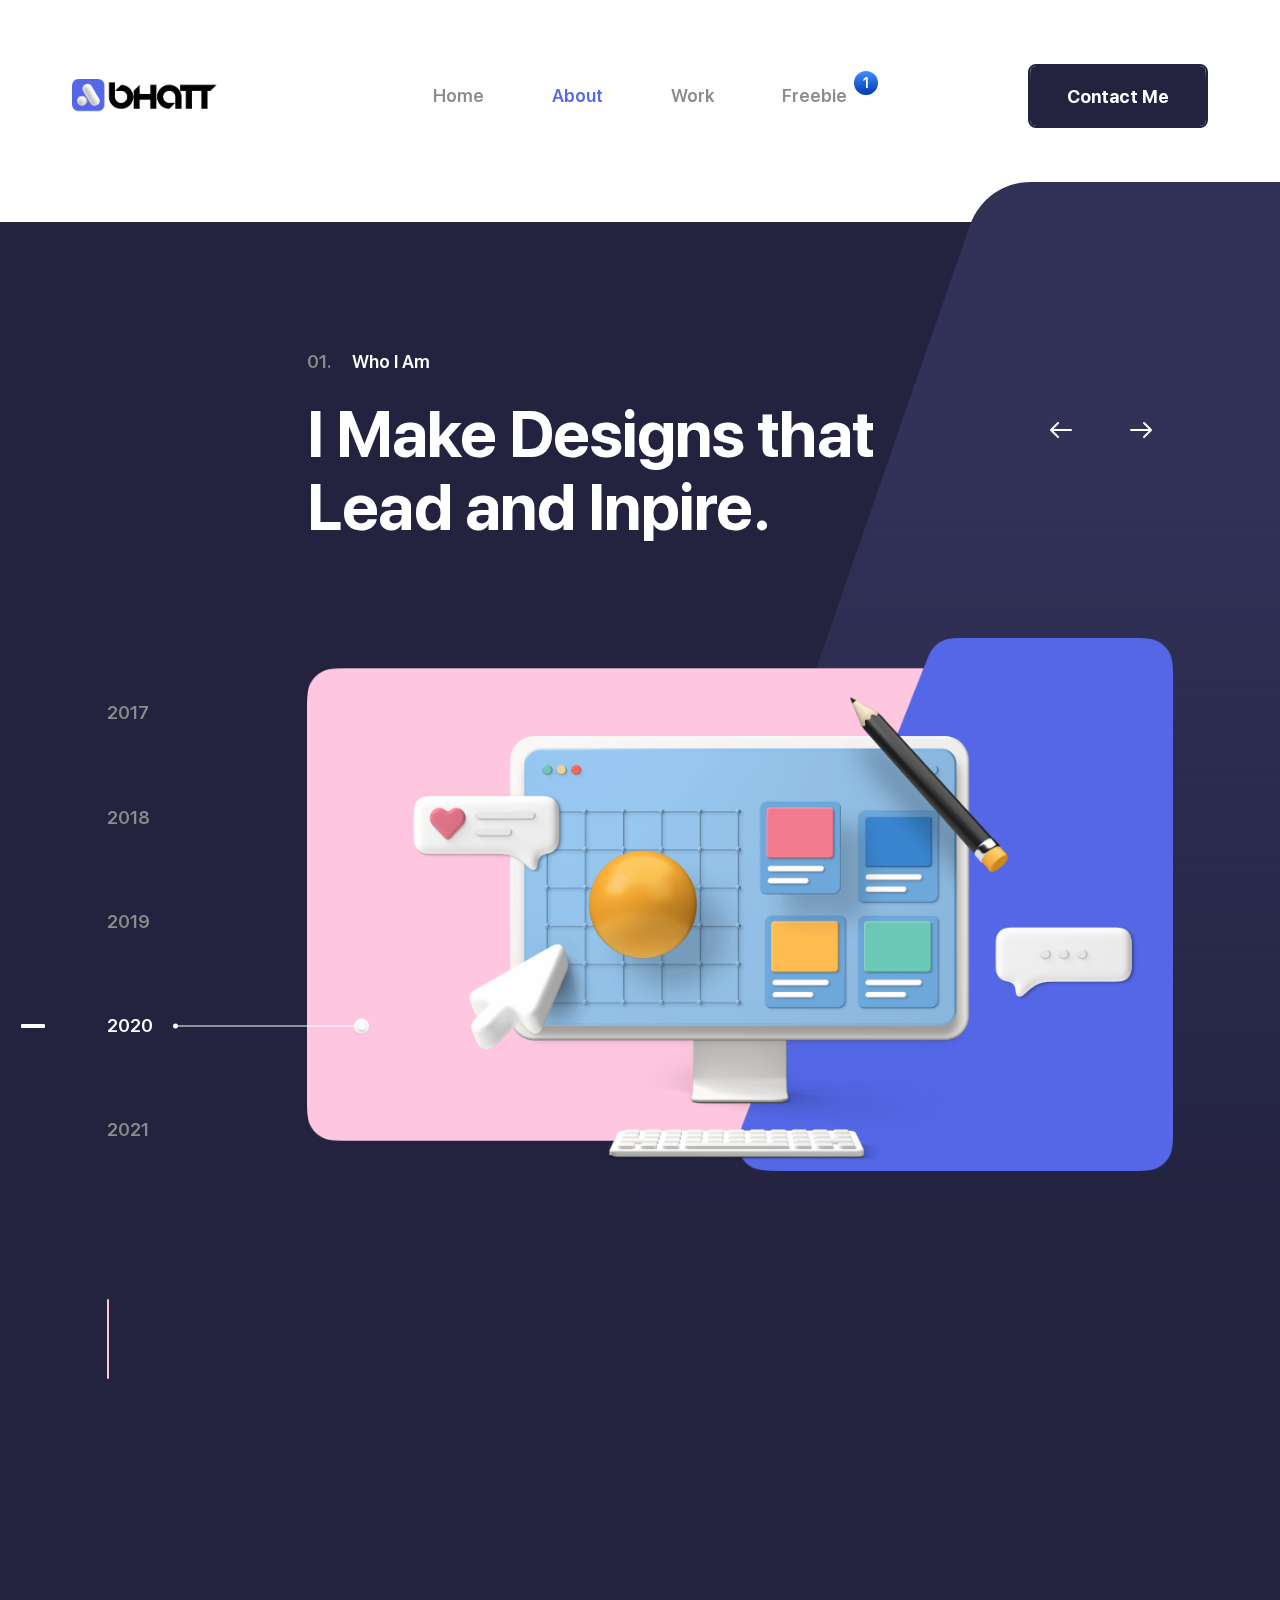
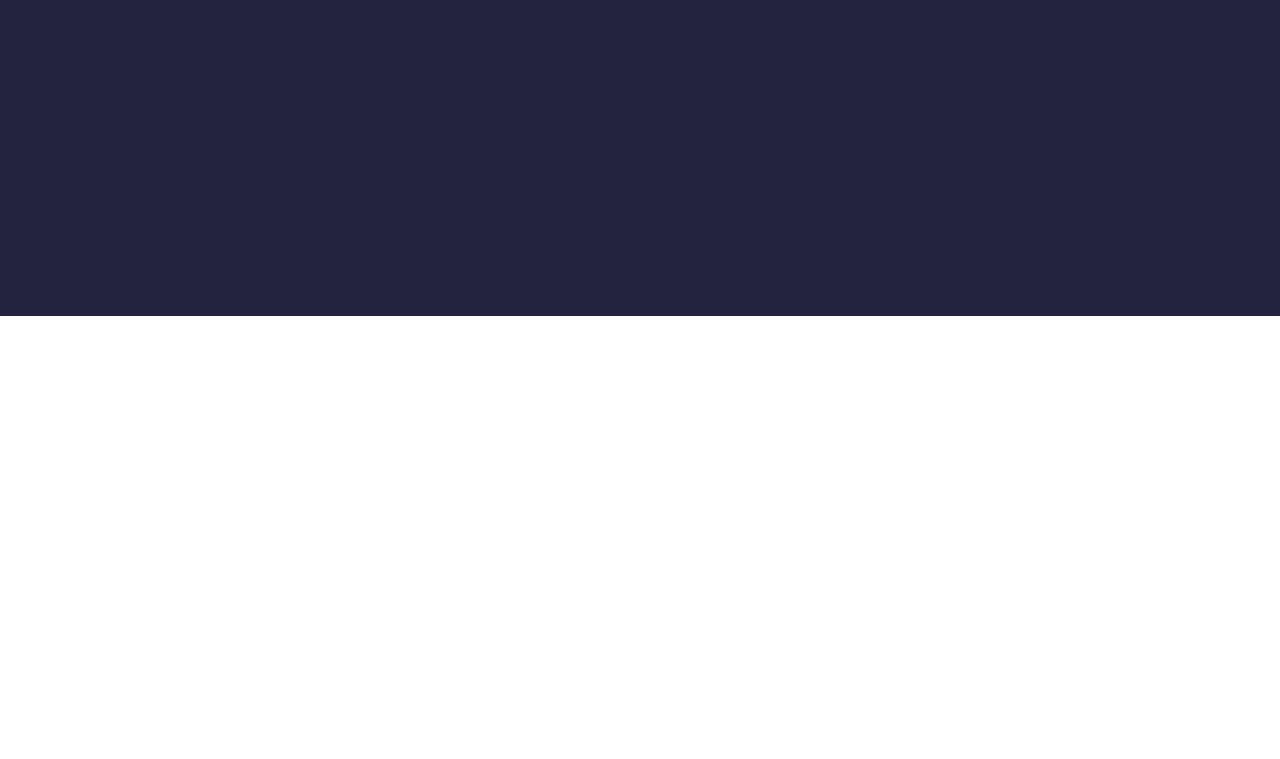
<file: about.html>
<!DOCTYPE html>
<html lang="en">

<head>
    <meta charset="utf-8">
    <title>Folio agency</title>
    <meta http-equiv="X-UA-Compatible" content="IE=Edge">
    <meta name="viewport" content="width=device-width, initial-scale=1, maximum-scale=1.0, user-scalable=no">
    <meta name="format-detection" content="telephone=no">

    <link rel="stylesheet" media="all" href="css/app.css">
    <script>
        var viewportmeta = document.querySelector('meta[name="viewport"]');
        if (viewportmeta) {
            if (screen.width < 375) {
                var newScale = screen.width / 375;
                viewportmeta.content = 'width=375, minimum-scale=' + newScale + ', maximum-scale=1.0, user-scalable=no, initial-scale=' + newScale + '';
            }
            else {
                viewportmeta.content = 'width=device-width, maximum-scale=1.0, initial-scale=1.0';
            }
        }

    </script>
</head>

<body>
    <div class="page">
        <div class="case" style="background-image: url(); background: ;">
            <div class="header js-header">
                <div class="header__center center">
                    <a class="header__logo js-header-logo" href="index.html">
                        <img class="header__pic header__pic_black" src="img/Group 37.png" alt="" />
                        <img class="header__pic header__pic_white" src="img/logo-white.png" alt="" />
                    </a>
                    <div class="header__wrap js-header-wrap">
                        <nav class="header__nav">
                            <a class="header__item " href="index.html">Home</a>
                            <a class="header__item active" href="about.html">About</a>
                            <a class="header__item" href="work.html">Work</a>
                            <a class="header__item" href="freebie.html">Freebie
                                <div class="header__counter">1</div>
                            </a>
                        </nav>
                        <div class="header__social">
                            <a class="header__link" href="#">
                                <svg class="icon icon-facebook">
                                    <use xlink:href="img/sprite.svg#icon-facebook"></use>
                                </svg>
                            </a>
                            <a class="header__link" href="#">
                                <svg class="icon icon-instagram">
                                    <use xlink:href="img/sprite.svg#icon-linkedin"></use>
                                </svg>
                            </a>
                            <a class="header__link" href="#">
                                <svg class="icon icon-instagram">
                                    <use xlink:href="img/sprite.svg#icon-instagram"></use>
                                </svg>
                            </a>
                        </div>
                        <div class="line">
                            <svg class="line__svg" xmlns="http://www.w3.org/2000/svg" width="542" height="820">
                                <path fill="none" stroke="#323259" stroke-width="2"
                                    d="M67.002 1c-9.846 2.322-18.256 5.77-25.23 10.347C14.268 29.392 1 59 1 80.242c0 19.465 4.22 33.53 10.7 44.064 8.173 13.266 21.127 23.34 35.946 31.717S81 167.65 99.544 164.4s35.194-14.103 42.438-25.04c6.803-10.273 9.465-18.356 10.034-26.6.594-8.62.814-19.894-12.9-35.218-3.31-3.697-9.405-8.03-15.145-10.693-2.098-.973-14.094-6.014-27.454-5.476-11.45.46-24.028 5.89-30.787 11.675C50.498 86.087 44.87 111.313 47.656 129c2.55 16.172 13.563 35.116 33.645 48.24 11.517 7.526 26.962 13.923 42.67 16.554 15.095 2.53 36.494 6.735 53.47 12.248 16.285 5.29 28.394 11.897 31.848 13.942 6.62 3.92 11.166 8.683 13.38 10.648 4.286 3.803 19.582 21.91 25.16 36.19 9.54 24.417 8.908 49.09 8.256 54.772-1.8 15.703-7 27.963-12.697 37.603-9.28 15.704-21.97 24.68-33.526 28.574-10.768 3.63-20.613 2.77-24.24.96-5.258-2.624-13.262-6.02-18.323-15.728-.928-1.78-2.566-4.622-3.738-9.447-.664-2.732-1.82-19.51 3.738-34.634 2.365-6.435 7.644-21.235 18.323-34.158 14.42-17.453 35.752-33.512 45.406-39.992 16.803-11.278 32.187-19.34 48.6-22.522 3.183-.617 17.907-2.69 31.893-.54 13.195 2.03 25.598 8.157 31.39 11.784 12.017 7.524 21.507 18.63 28.876 37.773 1.484 3.855 2.396 10.446 2.868 15.367.5 5.11.503 8.59 0 14.718-1.117 13.603-4.78 29.58-14.285 47.846-3.29 6.323-8.076 14.9-16.05 25.698-4.696 6.36-13.85 17.642-27.464 33.846l-42.38 50.89c-16.087 20.25-28.28 36.992-36.11 52.17-5.392 10.447-15.198 27.915-20.753 48.628-1.272 4.743-5.466 30.186-2.688 54.394 2.714 23.655 12.28 45.97 21.036 60.27 19.17 31.318 50.474 51.02 59.716 55.687 19.282 9.734 45.952 18.277 76.11 25.364C399.75 772.703 430.5 777.88 466 785.023l175.725 33.055">
                                </path>
                            </svg>
                        </div>
                    </div>
                    <a href="freebie.html">
                        <button class="header__btn btn btn_dark">Contact Me</button>
                    </a>
                    <button class="header__burger js-header-burger"></button>
                </div>
                <div class="header__bg js-header-bg"></div>
            </div>
            <!-------------------------------------------------------------------------->
            <div class="details js-details" id="about_me">
                <div class="bg">
                  <div class="bg__preview">
                    <img class="bg__pic js-parallax" data-scale="1.3" data-orientation="left" src="img/bg.svg" alt="">
                  </div>
                </div>
                <div class="details__center center">
                  <div class="details__head head">
                    <div class="head__box">
                      <div class="head__stage stage" data-aos="animation-translate-right">
                        <span class="stage__number">01.</span>Who I Am<div class="stage__logo">
          
                        </div>
                      </div>
                      <h2 class="head__title h2" data-aos="animation-scale-y" data-aos-delay="200">I Make Designs that Lead and
                        Inpire.</h2>
                    </div>
                    <div class="head__arrows arrows arrows_white" data-aos="animation-scale-y" data-aos-delay="400">
                      <button class="arrows__prev js-prev">
                        <svg class="icon icon-arrow-prev">
                          <use xlink:href="img/sprite.svg#icon-arrow-prev"></use>
                        </svg>
                      </button>
                      <button class="arrows__next js-next">
                        <svg class="icon icon-arrow-next">
                          <use xlink:href="img/sprite.svg#icon-arrow-next"></use>
                        </svg>
                      </button>
                    </div>
                    
                  </div>
                  <div class="details__body">
                    <div class="details__years" data-aos="animation-translate-right">
                      <div class="details__year js-details-year">2017<div class="details__line">
                          <div class="details__dot"></div>
                        </div>
                      </div>
                      <div class="details__year js-details-year">2018<div class="details__line">
                          <div class="details__dot"></div>
                        </div>
                      </div>
                      <div class="details__year js-details-year">2019<div class="details__line">
                          <div class="details__dot"></div>
                        </div>
                      </div>
                      <div class="details__year js-details-year active">2020<div class="details__line">
                          <div class="details__dot"></div>
                        </div>
                      </div>
                      <div class="details__year js-details-year">2021<div class="details__line">
                          <div class="details__dot"></div>
                        </div>
                      </div>
                    </div>
                    <div class="details__container" data-aos="animation-translate-up">
                      <div class="details__inner">
                        <div class="details__slider js-details-slider">
                          <div class="details__preview"><img class="details__pic" src="img/Untitled design 2.png" alt=""></div>
                          <div class="details__preview"><img class="details__pic" src="img/details-pic-2.png" alt=""></div>
                          <div class="details__preview"><img class="details__pic" src="img/details-pic-3.png" alt=""></div>
                          <div class="details__preview"><img class="details__pic" src="img/details-pic-1.png" alt=""></div>
                          <div class="details__preview"><img class="details__pic" src="img/details-pic-2.png" alt=""></div>
                        </div>
                      </div>
                    </div>
                  </div>
                  <div class="details__foot">
                    <div class="details__wrap">
                      <h5 class="details__info h5" data-aos="animation-scale-y">Lorem ipsum dolor corporis quasi, dolores temporibus accusantium</h5>
                      <div class="details__text" data-aos="animation-scale-y" data-aos-delay="200">Lorem ipsum, dolor sit amet
                        consectetur adipisicing elit. Sequi magnam praesentium ut, corporis quasi, dolores temporibus accusantium
                        laboriosam libero maiores aspernatur rem dolor perspiciatis architecto exercitationem! Nulla ipsam
                        explicabo blanditiis.</div>
                      <div class="details__btn" data-aos="animation-scale-y" data-aos-delay="400"><button
                          class="btn btn_primary">Contact Us</button></div>
                    </div>
                    <div class="details__counter" data-aos>
                      <div class="details__front"></div>
                      <div class="details__back">
                        <div class="details__number number">Yes!</div>
                        <div class="details__category h6">I'm Available for Work 😅 </div>
                      </div>
                    </div>
                  </div>
                </div>
                <div class="line" data-aos="animation-line" data-aos-offset="0"><svg class="line__svg"
                    xmlns="http://www.w3.org/2000/svg" width="542" height="820">
                    <path fill="none" stroke="#323259" stroke-width="2"
                      d="M67.002 1c-9.846 2.322-18.256 5.77-25.23 10.347C14.268 29.392 1 59 1 80.242c0 19.465 4.22 33.53 10.7 44.064 8.173 13.266 21.127 23.34 35.946 31.717S81 167.65 99.544 164.4s35.194-14.103 42.438-25.04c6.803-10.273 9.465-18.356 10.034-26.6.594-8.62.814-19.894-12.9-35.218-3.31-3.697-9.405-8.03-15.145-10.693-2.098-.973-14.094-6.014-27.454-5.476-11.45.46-24.028 5.89-30.787 11.675C50.498 86.087 44.87 111.313 47.656 129c2.55 16.172 13.563 35.116 33.645 48.24 11.517 7.526 26.962 13.923 42.67 16.554 15.095 2.53 36.494 6.735 53.47 12.248 16.285 5.29 28.394 11.897 31.848 13.942 6.62 3.92 11.166 8.683 13.38 10.648 4.286 3.803 19.582 21.91 25.16 36.19 9.54 24.417 8.908 49.09 8.256 54.772-1.8 15.703-7 27.963-12.697 37.603-9.28 15.704-21.97 24.68-33.526 28.574-10.768 3.63-20.613 2.77-24.24.96-5.258-2.624-13.262-6.02-18.323-15.728-.928-1.78-2.566-4.622-3.738-9.447-.664-2.732-1.82-19.51 3.738-34.634 2.365-6.435 7.644-21.235 18.323-34.158 14.42-17.453 35.752-33.512 45.406-39.992 16.803-11.278 32.187-19.34 48.6-22.522 3.183-.617 17.907-2.69 31.893-.54 13.195 2.03 25.598 8.157 31.39 11.784 12.017 7.524 21.507 18.63 28.876 37.773 1.484 3.855 2.396 10.446 2.868 15.367.5 5.11.503 8.59 0 14.718-1.117 13.603-4.78 29.58-14.285 47.846-3.29 6.323-8.076 14.9-16.05 25.698-4.696 6.36-13.85 17.642-27.464 33.846l-42.38 50.89c-16.087 20.25-28.28 36.992-36.11 52.17-5.392 10.447-15.198 27.915-20.753 48.628-1.272 4.743-5.466 30.186-2.688 54.394 2.714 23.655 12.28 45.97 21.036 60.27 19.17 31.318 50.474 51.02 59.716 55.687 19.282 9.734 45.952 18.277 76.11 25.364C399.75 772.703 430.5 777.88 466 785.023l175.725 33.055">
                    </path>
                  </svg>
                </div>
              </div>

        </div>
        <script src="js/app.js"></script>
        <script src="js/common.js"></script>
</body>

</html>
<!---->
<div class="quality__number number" data-aos><span>2</span><span>0</span></div>
            <div class="quality__category h6" data-aos="animation-scale-y" data-aos-delay="200">Pre-build Scenes 🔥
            </div>
</file>
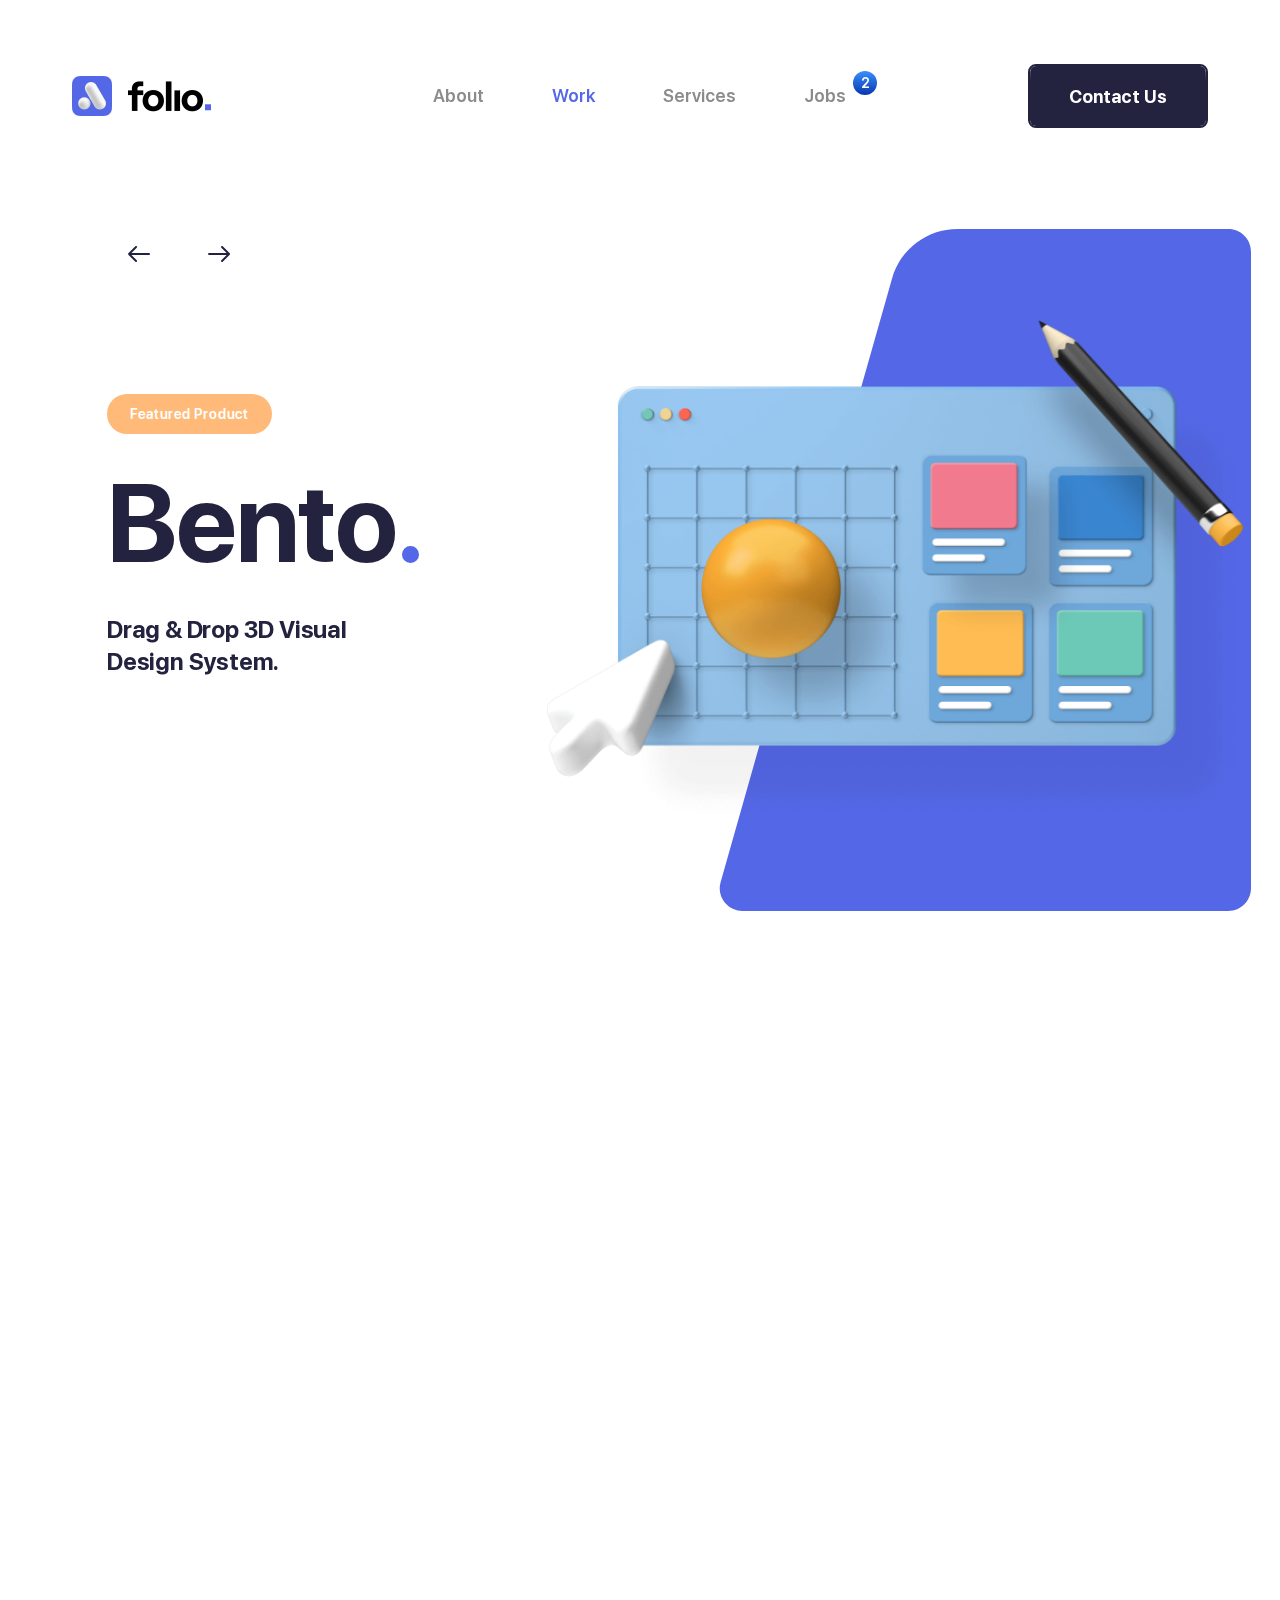
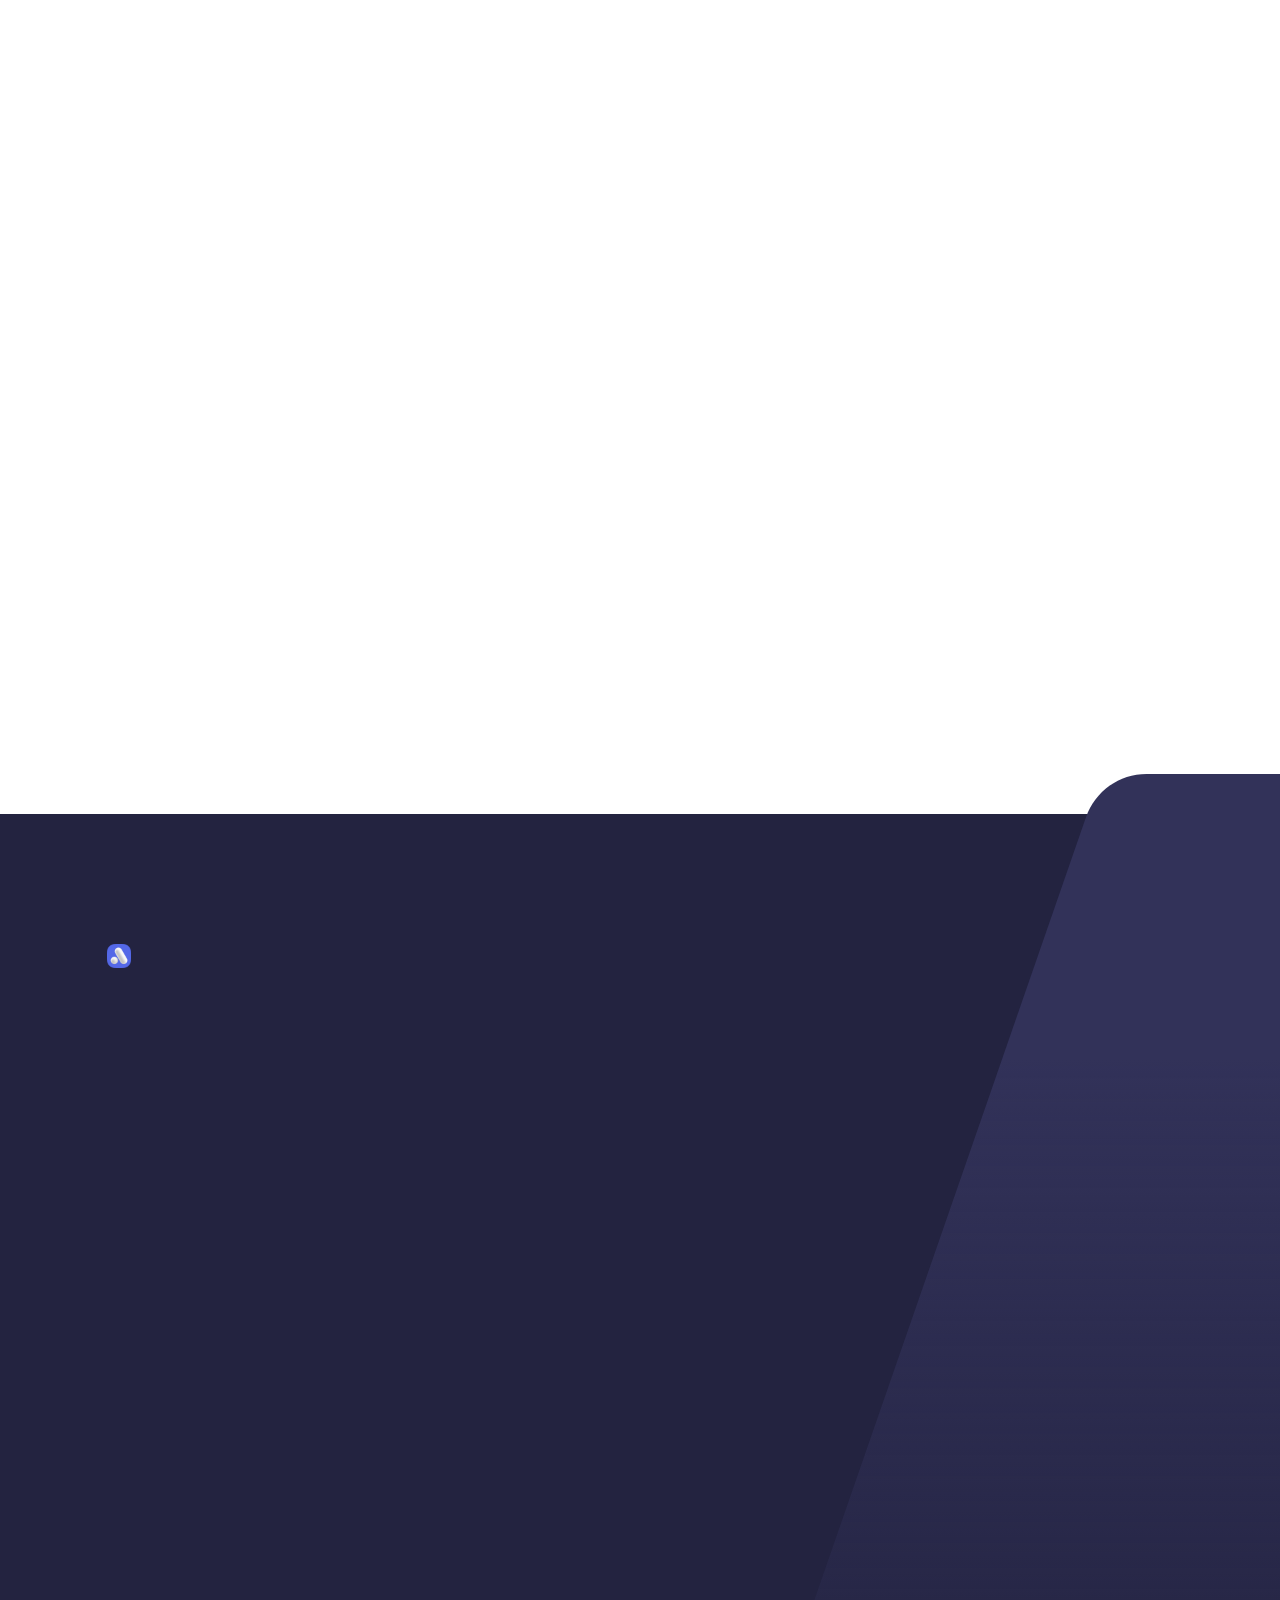
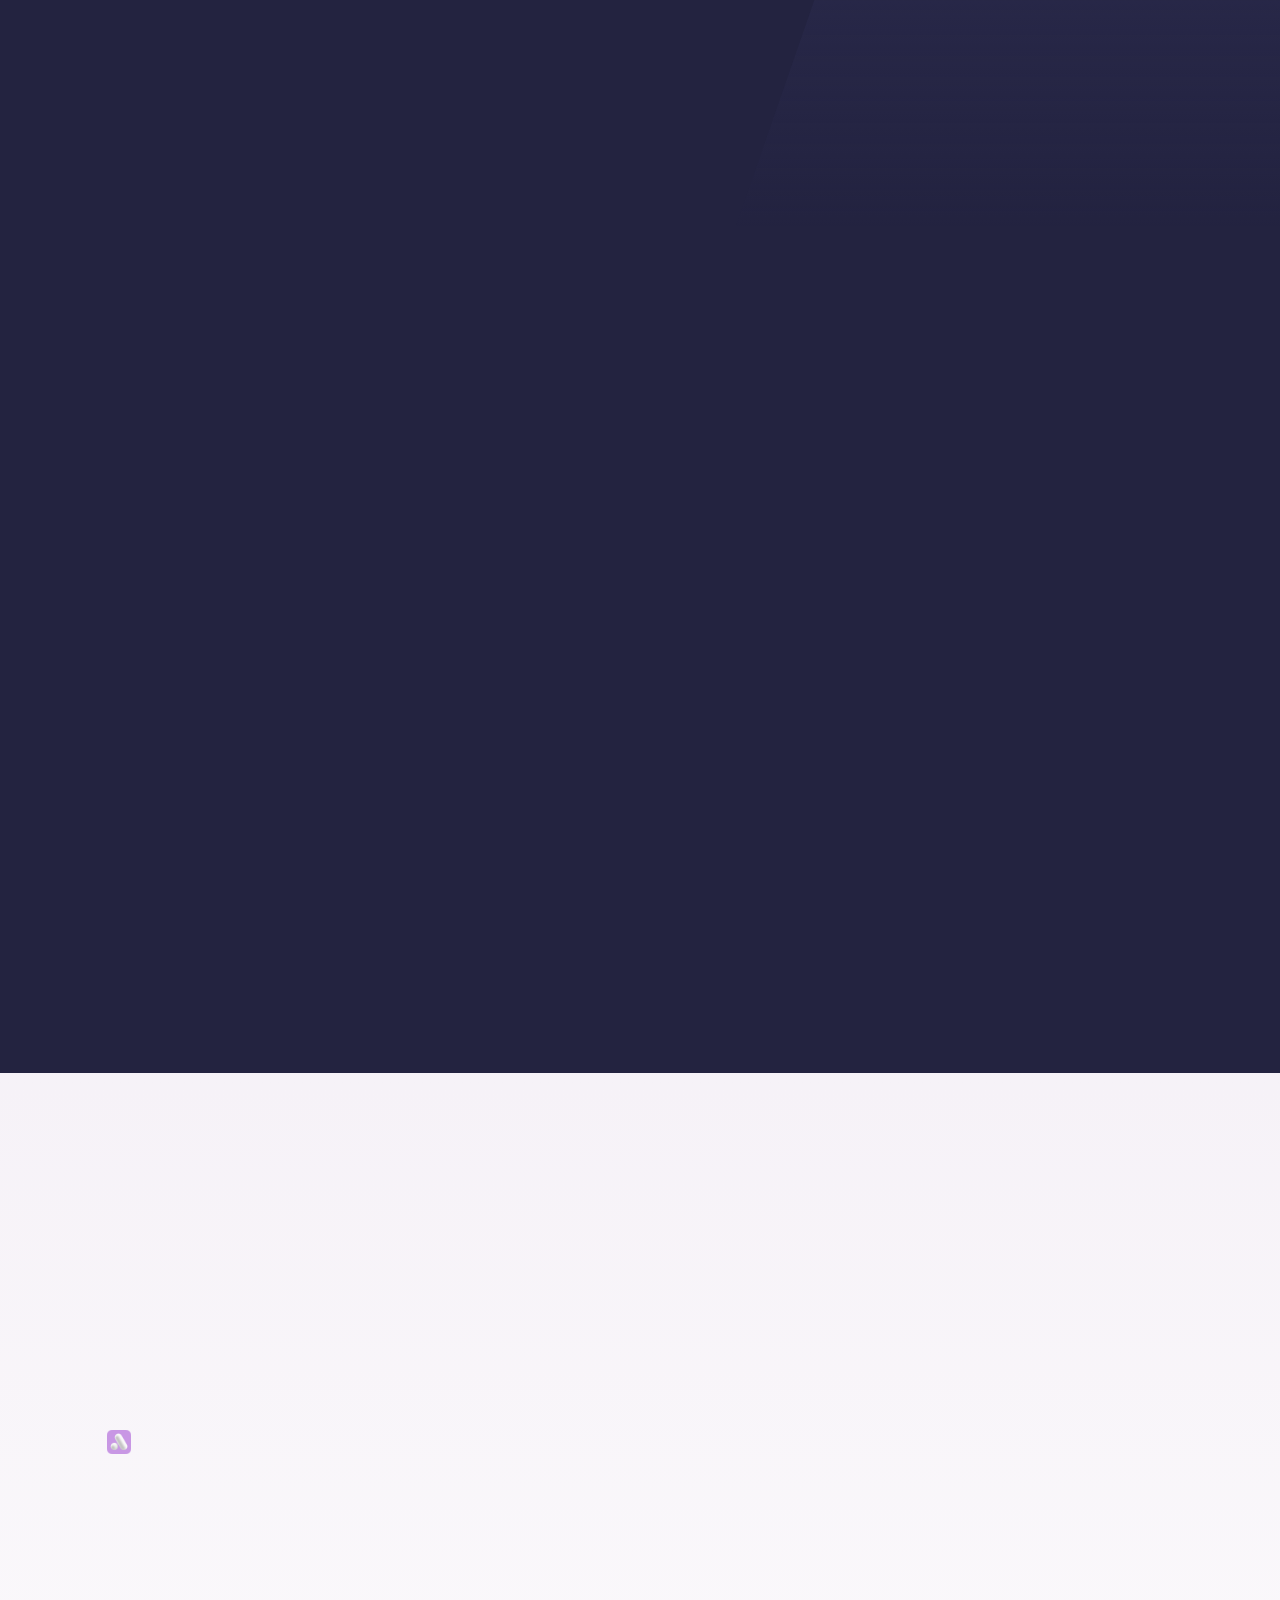
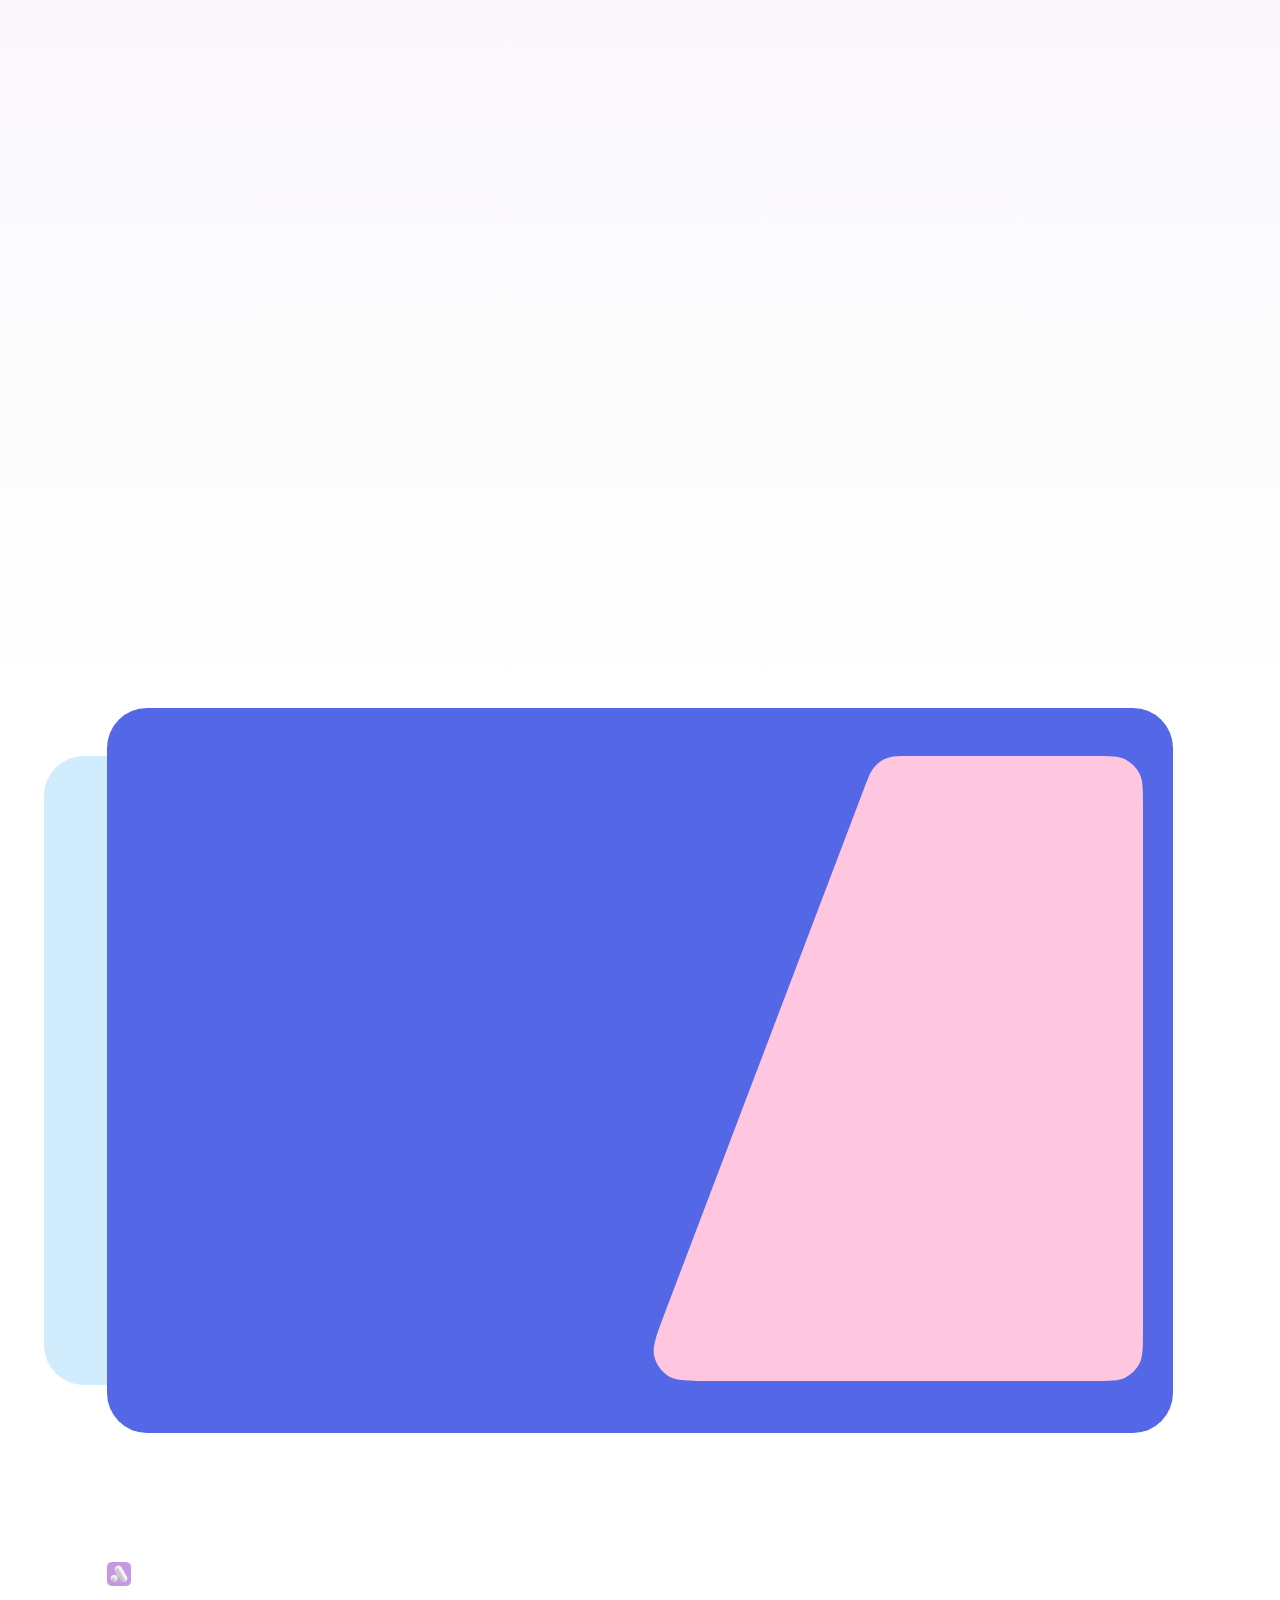
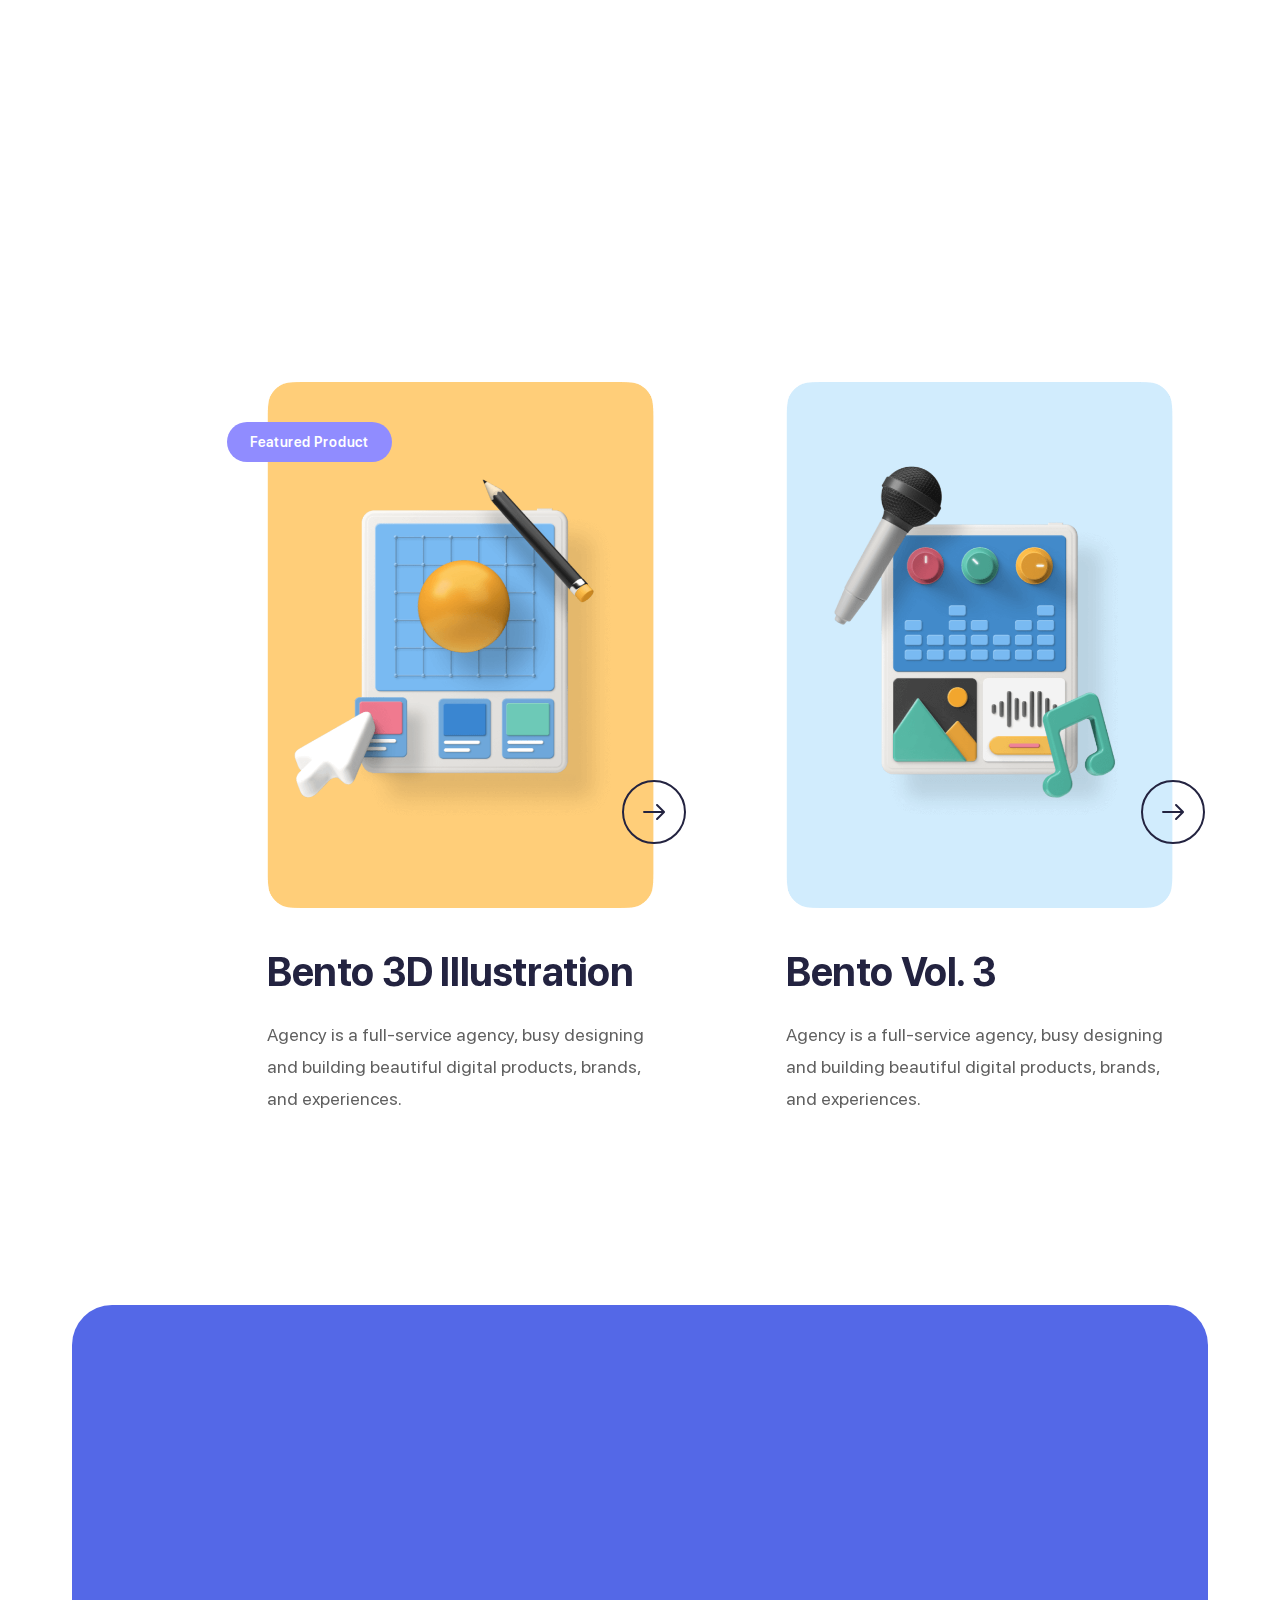
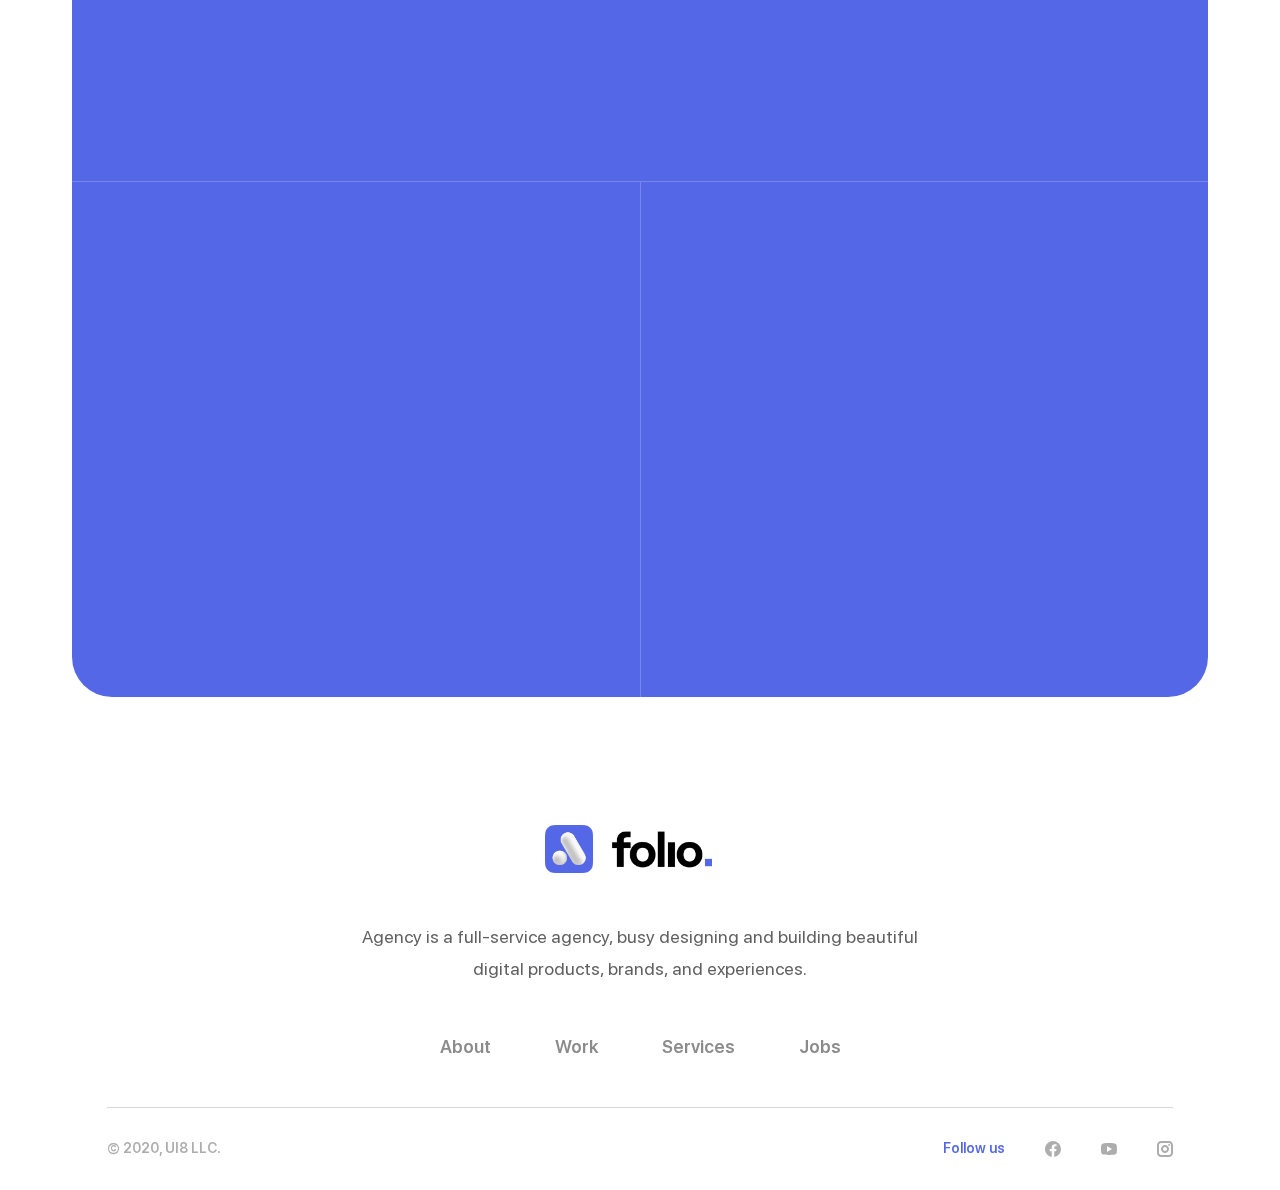
<file: case.html>
<!DOCTYPE html>
<html lang="en">
  <head>
    <meta charset="utf-8">
    <title>Case study</title>
    <meta http-equiv="X-UA-Compatible" content="IE=Edge">
    <meta name="viewport" content="width=device-width, initial-scale=1, maximum-scale=1.0, user-scalable=no">
    <meta name="format-detection" content="telephone=no">
    <link rel="apple-touch-icon" sizes="180x180" href="img/apple-touch-icon.png">
    <link rel="icon" type="image/png" sizes="32x32" href="img/favicon-32x32.png">
    <link rel="icon" type="image/png" sizes="16x16" href="img/favicon-16x16.png">
    <link rel="manifest" href="img/site.webmanifest">
    <link rel="mask-icon" href="img/safari-pinned-tab.svg" color="#5bbad5">
    <meta name="msapplication-TileColor" content="#da532c">
    <meta name="theme-color" content="#ffffff">
    <meta name="description" content="Production-ready Portfolio and Case Study Template for Design Agencies">
    <meta name="twitter:card" content="summary">
    <meta name="twitter:site" content="@ui8">
    <meta name="twitter:title" content="Folio Agency">
    <meta name="twitter:description" content="Production-ready Portfolio and Case Study Template for Design Agencies">
    <meta name="twitter:creator" content="@ui8">
    <meta name="twitter:image" content="https://ui8-folio-agency.herokuapp.com/img/twitter-card.jpg">
    <meta property="og:title" content="Folio Agency">
    <meta property="og:type" content="Article">
    <meta property="og:url" content="https://ui8.net/ui8/products/folio-agency-kit">
    <meta property="og:image" content="https://ui8-folio-agency.herokuapp.com/img/fb-og-image.jpg">
    <meta property="og:description" content="Production-ready Portfolio and Case Study Template for Visual Designers">
    <meta property="og:site_name" content="Folio Agency">
    <meta property="fb:admins" content="132951670226590">
    <link rel="stylesheet" media="all" href="css/app.css">
    <script>
      var viewportmeta = document.querySelector('meta[name="viewport"]');
      if (viewportmeta)
      {
        if (screen.width < 375)
        {
          var newScale = screen.width / 375;
          viewportmeta.content = 'width=375, minimum-scale=' + newScale + ', maximum-scale=1.0, user-scalable=no, initial-scale=' + newScale + '';
        }
        else
        {
          viewportmeta.content = 'width=device-width, maximum-scale=1.0, initial-scale=1.0';
        }
      }

    </script>
  </head>
  <body>
    <div class="page">
      <div class="case">
        <div class="header js-header">
          <div class="header__center center"><a class="header__logo js-header-logo" href="index.html"><img class="header__pic header__pic_black" src="img/logo.png" alt="" /><img class="header__pic header__pic_white" src="img/logo-white.png" alt="" /></a>
            <div class="header__wrap js-header-wrap">
              <nav class="header__nav"><a class="header__item" href="#">About</a><a class="header__item active" href="#work">Work</a><a class="header__item" href="#">Services</a><a class="header__item" href="#">Jobs<div class="header__counter">2</div></a></nav>
              <div class="header__social"><a class="header__link" href="#"><svg class="icon icon-facebook">
                    <use xlink:href="img/sprite.svg#icon-facebook"></use>
                  </svg></a><a class="header__link" href="#"><svg class="icon icon-youtube">
                    <use xlink:href="img/sprite.svg#icon-youtube"></use>
                  </svg></a><a class="header__link" href="#"><svg class="icon icon-instagram">
                    <use xlink:href="img/sprite.svg#icon-instagram"></use>
                  </svg></a></div>
              <div class="line"><svg class="line__svg" xmlns="http://www.w3.org/2000/svg" width="542" height="820">
                  <path fill="none" stroke="#323259" stroke-width="2" d="M67.002 1c-9.846 2.322-18.256 5.77-25.23 10.347C14.268 29.392 1 59 1 80.242c0 19.465 4.22 33.53 10.7 44.064 8.173 13.266 21.127 23.34 35.946 31.717S81 167.65 99.544 164.4s35.194-14.103 42.438-25.04c6.803-10.273 9.465-18.356 10.034-26.6.594-8.62.814-19.894-12.9-35.218-3.31-3.697-9.405-8.03-15.145-10.693-2.098-.973-14.094-6.014-27.454-5.476-11.45.46-24.028 5.89-30.787 11.675C50.498 86.087 44.87 111.313 47.656 129c2.55 16.172 13.563 35.116 33.645 48.24 11.517 7.526 26.962 13.923 42.67 16.554 15.095 2.53 36.494 6.735 53.47 12.248 16.285 5.29 28.394 11.897 31.848 13.942 6.62 3.92 11.166 8.683 13.38 10.648 4.286 3.803 19.582 21.91 25.16 36.19 9.54 24.417 8.908 49.09 8.256 54.772-1.8 15.703-7 27.963-12.697 37.603-9.28 15.704-21.97 24.68-33.526 28.574-10.768 3.63-20.613 2.77-24.24.96-5.258-2.624-13.262-6.02-18.323-15.728-.928-1.78-2.566-4.622-3.738-9.447-.664-2.732-1.82-19.51 3.738-34.634 2.365-6.435 7.644-21.235 18.323-34.158 14.42-17.453 35.752-33.512 45.406-39.992 16.803-11.278 32.187-19.34 48.6-22.522 3.183-.617 17.907-2.69 31.893-.54 13.195 2.03 25.598 8.157 31.39 11.784 12.017 7.524 21.507 18.63 28.876 37.773 1.484 3.855 2.396 10.446 2.868 15.367.5 5.11.503 8.59 0 14.718-1.117 13.603-4.78 29.58-14.285 47.846-3.29 6.323-8.076 14.9-16.05 25.698-4.696 6.36-13.85 17.642-27.464 33.846l-42.38 50.89c-16.087 20.25-28.28 36.992-36.11 52.17-5.392 10.447-15.198 27.915-20.753 48.628-1.272 4.743-5.466 30.186-2.688 54.394 2.714 23.655 12.28 45.97 21.036 60.27 19.17 31.318 50.474 51.02 59.716 55.687 19.282 9.734 45.952 18.277 76.11 25.364C399.75 772.703 430.5 777.88 466 785.023l175.725 33.055"></path>
                </svg></div>
            </div><button class="header__btn btn btn_dark">Contact Us</button><button class="header__burger js-header-burger"></button>
          </div>
          <div class="header__bg js-header-bg"></div>
        </div>
        <div class="case__center center">
          <div class="case__wrap">
            <div class="case__arrows arrows" data-aos="animation-scale-y"><a class="arrows__prev" href="#"><svg class="icon icon-arrow-prev">
                  <use xlink:href="img/sprite.svg#icon-arrow-prev"></use>
                </svg></a><a class="arrows__next" href="#"><svg class="icon icon-arrow-next">
                  <use xlink:href="img/sprite.svg#icon-arrow-next"></use>
                </svg></a></div>
            <div class="case__category category" data-aos="animation-scale-y" data-aos-delay="200">Featured Product</div>
            <h1 class="case__title title title_big" data-aos="animation-scale-y" data-aos-delay="400">Bento<span class="title__color">.</span></h1>
            <div class="case__info h6" data-aos="animation-scale-y" data-aos-delay="600">Drag & Drop 3D Visual Design System.</div>
            <div class="case__list">
              <div class="case__item" data-aos="animation-scale-y">
                <div class="case__icon"><img class="case__pic" src="img/pacman.svg" alt=""></div>
                <div class="case__text">Global Digital <br>Agency of Record</div>
              </div>
              <div class="case__item" data-aos="animation-scale-y" data-aos-delay="200">
                <div class="case__icon"><img class="case__pic" src="img/incognito.svg" alt=""></div>
                <div class="case__text">5 Years of Digital <br>Marketing Excellence</div>
              </div>
            </div>
          </div>
          <div class="case__bg" data-aos="animation-translate-up">
            <div class="case__preview"><img class="case__pic js-parallax" data-scale="1.25" data-orientation="right" src="img/case-pic.png" alt=""></div>
            <div class="case__figure"><img class="case__pic js-parallax" data-scale="1.5" data-orientation="right" src="img/case-figure.svg" alt=""></div>
          </div>
        </div>
        <div class="line"><svg class="line__svg" xmlns="http://www.w3.org/2000/svg" width="642" height="820">
            <path class="path" fill="none" stroke="#FFC7DF" stroke-width="2" d="M67.002 1c-9.846 2.322-18.256 5.77-25.23 10.347C14.268 29.392 1 59 1 80.242c0 19.465 4.22 33.53 10.7 44.064 8.173 13.266 21.127 23.34 35.946 31.717S81 167.65 99.544 164.4s35.194-14.103 42.438-25.04c6.803-10.273 9.465-18.356 10.034-26.6.594-8.62.814-19.894-12.9-35.218-3.31-3.697-9.405-8.03-15.145-10.693-2.098-.973-14.094-6.014-27.454-5.476-11.45.46-24.028 5.89-30.787 11.675C50.498 86.087 44.87 111.313 47.656 129c2.55 16.172 13.563 35.116 33.645 48.24 11.517 7.526 26.962 13.923 42.67 16.554 15.095 2.53 36.494 6.735 53.47 12.248 16.285 5.29 28.394 11.897 31.848 13.942 6.62 3.92 11.166 8.683 13.38 10.648 4.286 3.803 19.582 21.91 25.16 36.19 9.54 24.417 8.908 49.09 8.256 54.772-1.8 15.703-7 27.963-12.697 37.603-9.28 15.704-21.97 24.68-33.526 28.574-10.768 3.63-20.613 2.77-24.24.96-5.258-2.624-13.262-6.02-18.323-15.728-.928-1.78-2.566-4.622-3.738-9.447-.664-2.732-1.82-19.51 3.738-34.634 2.365-6.435 7.644-21.235 18.323-34.158 14.42-17.453 35.752-33.512 45.406-39.992 16.803-11.278 32.187-19.34 48.6-22.522 3.183-.617 17.907-2.69 31.893-.54 13.195 2.03 25.598 8.157 31.39 11.784 12.017 7.524 21.507 18.63 28.876 37.773 1.484 3.855 2.396 10.446 2.868 15.367.5 5.11.503 8.59 0 14.718-1.117 13.603-4.78 29.58-14.285 47.846-3.29 6.323-8.076 14.9-16.05 25.698-4.696 6.36-13.85 17.642-27.464 33.846l-42.38 50.89c-16.087 20.25-28.28 36.992-36.11 52.17-5.392 10.447-15.198 27.915-20.753 48.628-1.272 4.743-5.466 30.186-2.688 54.394 2.714 23.655 12.28 45.97 21.036 60.27 19.17 31.318 50.474 51.02 59.716 55.687 19.282 9.734 45.952 18.277 76.11 25.364C399.75 772.703 430.5 777.88 466 785.023l175.725 33.055"></path>
          </svg>
        </div>
      </div>
      <div class="overview">
        <div class="overview__center center">
          <div class="overview__container" data-aos="animation-scale-y">
            <div class="overview__slider js-overview-slider">
              <div class="overview__preview"><img class="overview__pic" src="img/overview-pic-1.png" alt=""></div>
              <div class="overview__preview"><img class="overview__pic" src="img/overview-pic-1.png" alt=""></div>
              <div class="overview__preview"><img class="overview__pic" src="img/overview-pic-1.png" alt=""></div>
            </div>
          </div>
          <div class="overview__wrap">
            <div class="overview__stage stage" data-aos="animation-translate-right"><span class="stage__number">01.</span> Overview</div>
            <h2 class="overview__title h2" data-aos="animation-scale-y" data-aos-delay="200">The First Fully Editable, 3D Visual Design System.</h2>
            <div class="overview__text" data-aos="animation-scale-y" data-aos-delay="400">Effortlessly combine different elements to create compelling compositions that will surely help you tell a better story for your landing pages, websites, portfolios, presentations, and more in just a matter of minutes.</div>
            <h6 class="overview__info h6" data-aos="animation-scale-y" data-aos-delay="600">🔥 The number of applications and use cases is nearly endless.</h6>
            <div class="overview__list">
              <div class="overview__item" data-aos="animation-translate-up">
                <div class="overview__inner">
                  <div class="overview__icon"><img class="overview__pic" src="img/work-pic-3.png" alt=""></div>
                  <div class="overview__category h6">Fully Editable</div>
                </div>
              </div>
              <div class="overview__item" data-aos="animation-translate-up" data-aos-delay="200">
                <div class="overview__inner">
                  <div class="overview__icon"><img class="overview__pic" src="img/work-pic-4.png" alt=""></div>
                  <div class="overview__category h6">High Resolution</div>
                </div>
              </div>
            </div>
          </div>
        </div>
      </div>
      <div class="quality">
        <div class="bg">
          <div class="bg__preview"><img class="bg__pic js-parallax" data-scale="1.3" data-orientation="left" src="img/bg.svg" alt=""></div>
        </div>
        <div class="quality__center center">
          <div class="quality__head head">
            <div class="head__box">
              <div class="head__stage stage"><span class="stage__line" data-aos="animation-translate-right"><span class="stage__number">02.</span> Folio Agency</span>
                <div class="stage__logo"><img class="stage__pic" src="img/logo-sm.png" alt=""></div>
              </div>
              <h2 class="head__title h2" data-aos="animation-scale-y" data-aos-delay="200">By the Numbers.</h2>
            </div>
          </div>
          <div class="quality__list">
            <div class="quality__item">
              <div class="quality__number number" data-aos><span>2</span><span>0</span></div>
              <div class="quality__category h6" data-aos="animation-scale-y" data-aos-delay="200">Pre-build Scenes 🔥</div>
              <div class="quality__info" data-aos="animation-scale-y" data-aos-delay="400">Bento is the first fully editable, 3D visual design system with global auto-updatable style guides built right in Figma.</div><a class="quality__download" href="#" data-aos="animation-scale-y" data-aos-delay="600">
                <div class="quality__icon">
                  <div class="quality__arrows"><img class="quality__pic" src="img/arrow-down.svg" alt=""><img class="quality__pic" src="img/arrow-down.svg" alt=""></div>
                </div>
                <div class="quality__text">Download </div>
              </a>
            </div>
            <div class="quality__item">
              <div class="quality__number number" data-aos><span>4</span><span>0 <span class="number__plus">+<span></span></div>
              <div class="quality__category h6" data-aos="animation-scale-y" data-aos-delay="200">Scene Objects 🤩</div>
              <div class="quality__info" data-aos="animation-scale-y" data-aos-delay="400">Bento is the first fully editable, 3D visual design system with global auto-updatable style guides built right in Figma.</div><a class="quality__download" href="#" data-aos="animation-scale-y" data-aos-delay="200">
                <div class="quality__icon">
                  <div class="quality__arrows"><img class="quality__pic" src="img/arrow-down.svg" alt=""><img class="quality__pic" src="img/arrow-down.svg" alt=""></div>
                </div>
                <div class="quality__text">Download </div>
              </a>
            </div>
          </div>
          <div class="quality__nav" data-aos="animation-translate-up"><a class="quality__link" href="#">Overview</a><a class="quality__link active" href="#">Features</a><a class="quality__link" href="#">Highlights</a><a class="quality__link" href="#">Compatibility</a></div>
          <div class="quality__container" data-aos="animation-translate-up"><select class="quality__select js-details-select">
              <option>Overview</option>
              <option>Features</option>
              <option>Highlights</option>
              <option>Compatibility</option>
            </select>
            <div class="quality__slider js-quality-slider">
              <div class="quality__preview"><img class="quality__pic" src="img/quality-pic-1.png" alt=""></div>
              <div class="quality__preview"><img class="quality__pic" src="img/quality-pic-2.png" alt=""></div>
              <div class="quality__preview"><img class="quality__pic" src="img/quality-pic-3.png" alt=""></div>
              <div class="quality__preview"><img class="quality__pic" src="img/quality-pic-1.png" alt=""></div>
              <div class="quality__preview"><img class="quality__pic" src="img/quality-pic-2.png" alt=""></div>
              <div class="quality__preview"><img class="quality__pic" src="img/quality-pic-3.png" alt=""></div>
            </div>
          </div>
        </div>
        <div class="line" data-aos="animation-line" data-aos-offset="0"><svg class="line__svg" xmlns="http://www.w3.org/2000/svg" width="542" height="820">
            <path fill="none" stroke="#323259" stroke-width="2" d="M67.002 1c-9.846 2.322-18.256 5.77-25.23 10.347C14.268 29.392 1 59 1 80.242c0 19.465 4.22 33.53 10.7 44.064 8.173 13.266 21.127 23.34 35.946 31.717S81 167.65 99.544 164.4s35.194-14.103 42.438-25.04c6.803-10.273 9.465-18.356 10.034-26.6.594-8.62.814-19.894-12.9-35.218-3.31-3.697-9.405-8.03-15.145-10.693-2.098-.973-14.094-6.014-27.454-5.476-11.45.46-24.028 5.89-30.787 11.675C50.498 86.087 44.87 111.313 47.656 129c2.55 16.172 13.563 35.116 33.645 48.24 11.517 7.526 26.962 13.923 42.67 16.554 15.095 2.53 36.494 6.735 53.47 12.248 16.285 5.29 28.394 11.897 31.848 13.942 6.62 3.92 11.166 8.683 13.38 10.648 4.286 3.803 19.582 21.91 25.16 36.19 9.54 24.417 8.908 49.09 8.256 54.772-1.8 15.703-7 27.963-12.697 37.603-9.28 15.704-21.97 24.68-33.526 28.574-10.768 3.63-20.613 2.77-24.24.96-5.258-2.624-13.262-6.02-18.323-15.728-.928-1.78-2.566-4.622-3.738-9.447-.664-2.732-1.82-19.51 3.738-34.634 2.365-6.435 7.644-21.235 18.323-34.158 14.42-17.453 35.752-33.512 45.406-39.992 16.803-11.278 32.187-19.34 48.6-22.522 3.183-.617 17.907-2.69 31.893-.54 13.195 2.03 25.598 8.157 31.39 11.784 12.017 7.524 21.507 18.63 28.876 37.773 1.484 3.855 2.396 10.446 2.868 15.367.5 5.11.503 8.59 0 14.718-1.117 13.603-4.78 29.58-14.285 47.846-3.29 6.323-8.076 14.9-16.05 25.698-4.696 6.36-13.85 17.642-27.464 33.846l-42.38 50.89c-16.087 20.25-28.28 36.992-36.11 52.17-5.392 10.447-15.198 27.915-20.753 48.628-1.272 4.743-5.466 30.186-2.688 54.394 2.714 23.655 12.28 45.97 21.036 60.27 19.17 31.318 50.474 51.02 59.716 55.687 19.282 9.734 45.952 18.277 76.11 25.364C399.75 772.703 430.5 777.88 466 785.023l175.725 33.055"></path>
          </svg></div>
      </div>
      <div class="advantages">
        <div class="advantages__center center">
          <div class="advantages__wrap">
            <div class="advantages__stage stage"><span class="stage__line" data-aos="animation-translate-right"><span class="stage__number">03.</span> Visual Identity</span>
              <div class="stage__logo"><img class="stage__pic" src="img/logo-sm-pink.png" alt=""></div>
            </div>
            <h2 class="advantages__title h2" data-aos="animation-scale-y" data-aos-delay="200">Evolving the look & feel.</h2>
            <div class="advantages__info" data-aos="animation-scale-y" data-aos-delay="400">Agency is a full-service agency, busy designing and building beautiful digital products, brands, and experiences.</div>
            <div class="advantages__number number" data-aos><span>8</span><span>0 <span class="number__plus">+<span></span></div>
            <div class="advantages__category h6" data-aos="animation-scale-y" data-aos-delay="200">UI Elements</div>
          </div>
          <div class="advantages__box" data-aos="animation-translate-up">
            <div class="advantages__inner">
              <div class="advantages__list">
                <div class="advantages__item" data-aos="animation-scale-y">
                  <div class="advantages__preview"><img class="advantages__pic" src="img/advantages-pic-1.png" alt=""></div>
                  <div class="advantages__text h6">Auto-updatable Global Styleguide</div>
                </div>
                <div class="advantages__item" data-aos="animation-scale-y">
                  <div class="advantages__preview"><img class="advantages__pic" src="img/advantages-pic-2.png" alt=""></div>
                  <div class="advantages__text h6">The number of applications and use cases is nearly endless.</div>
                </div>
                <div class="advantages__item" data-aos="animation-scale-y">
                  <div class="advantages__preview"><img class="advantages__pic" src="img/advantages-pic-3.png" alt=""></div>
                  <div class="advantages__text h6">Auto-updatable Global Styleguide</div>
                </div>
              </div>
              <div class="advantages__btn"><button class="btn btn_primary" data-aos="animation-scale-y" data-aos-delay="200">Contact Us</button></div>
            </div>
          </div>
        </div>
        <div class="line" data-aos="animation-line" data-aos-offset="0"><svg class="line__svg" xmlns="http://www.w3.org/2000/svg" width="542" height="820">
            <path fill="none" stroke="#9A97ED" stroke-width="2" d="M67.002 1c-9.846 2.322-18.256 5.77-25.23 10.347C14.268 29.392 1 59 1 80.242c0 19.465 4.22 33.53 10.7 44.064 8.173 13.266 21.127 23.34 35.946 31.717S81 167.65 99.544 164.4s35.194-14.103 42.438-25.04c6.803-10.273 9.465-18.356 10.034-26.6.594-8.62.814-19.894-12.9-35.218-3.31-3.697-9.405-8.03-15.145-10.693-2.098-.973-14.094-6.014-27.454-5.476-11.45.46-24.028 5.89-30.787 11.675C50.498 86.087 44.87 111.313 47.656 129c2.55 16.172 13.563 35.116 33.645 48.24 11.517 7.526 26.962 13.923 42.67 16.554 15.095 2.53 36.494 6.735 53.47 12.248 16.285 5.29 28.394 11.897 31.848 13.942 6.62 3.92 11.166 8.683 13.38 10.648 4.286 3.803 19.582 21.91 25.16 36.19 9.54 24.417 8.908 49.09 8.256 54.772-1.8 15.703-7 27.963-12.697 37.603-9.28 15.704-21.97 24.68-33.526 28.574-10.768 3.63-20.613 2.77-24.24.96-5.258-2.624-13.262-6.02-18.323-15.728-.928-1.78-2.566-4.622-3.738-9.447-.664-2.732-1.82-19.51 3.738-34.634 2.365-6.435 7.644-21.235 18.323-34.158 14.42-17.453 35.752-33.512 45.406-39.992 16.803-11.278 32.187-19.34 48.6-22.522 3.183-.617 17.907-2.69 31.893-.54 13.195 2.03 25.598 8.157 31.39 11.784 12.017 7.524 21.507 18.63 28.876 37.773 1.484 3.855 2.396 10.446 2.868 15.367.5 5.11.503 8.59 0 14.718-1.117 13.603-4.78 29.58-14.285 47.846-3.29 6.323-8.076 14.9-16.05 25.698-4.696 6.36-13.85 17.642-27.464 33.846l-42.38 50.89c-16.087 20.25-28.28 36.992-36.11 52.17-5.392 10.447-15.198 27.915-20.753 48.628-1.272 4.743-5.466 30.186-2.688 54.394 2.714 23.655 12.28 45.97 21.036 60.27 19.17 31.318 50.474 51.02 59.716 55.687 19.282 9.734 45.952 18.277 76.11 25.364C399.75 772.703 430.5 777.88 466 785.023l175.725 33.055"></path>
          </svg></div>
      </div>
      <div class="talent talent_case">
        <div class="talent__center center">
          <div class="talent__container">
            <div class="talent__bg" data-aos>
              <div class="talent__preview"><img class="talent__pic" src="img/talent-pic-1.png" alt=""></div>
              <div class="talent__preview"><img class="talent__pic" src="img/talent-pic-2.png" alt=""></div>
              <div class="talent__preview"><img class="talent__pic" src="img/talent-pic-3.png" alt=""></div>
              <div class="talent__preview"><img class="talent__pic" src="img/talent-pic-4.png" alt=""></div>
              <div class="talent__preview"><img class="talent__pic" src="img/logo-sm-white.png" alt=""></div>
            </div>
            <div class="talent__wrap">
              <div class="talent__stage stage" data-aos="animation-translate-right"><span class="stage__number">04.</span> Call to action</div>
              <h2 class="talent__title h2" data-aos="animation-scale-y" data-aos-offset="200">Auto-Updatable Global Styleguide</h2>
              <div class="talent__btn" data-aos="animation-scale-y" data-aos-offset="400"><button class="btn btn_white">Download Now</button></div>
            </div>
            <div class="talent__figure"><img class="talent__pic js-parallax" data-scale="1.3" data-orientation="right" src="img/talent-figure-pink.svg" alt=""></div>
          </div>
        </div>
      </div>
      <div class="cases js-cases">
        <div class="cases__center center">
          <div class="cases__head head">
            <div class="head__box">
              <div class="head__stage stage"><span class="stage__line" data-aos="animation-translate-right"><span class="stage__number">04.</span> You may also like</span>
                <div class="stage__logo"><img class="stage__pic" src="img/logo-sm-pink.png" alt=""></div>
              </div>
              <h2 class="head__title title" data-aos="animation-scale-y" data-aos-delay="200">Recent Works</h2>
              <div class="head__text" data-aos="animation-scale-y" data-aos-delay="400">Agency is a full-service agency, busy designing and building beautiful digital products, brands, and experiences.</div>
            </div>
            <div class="head__arrows arrows" data-aos="animation-scale-y" data-aos-delay="300"><button class="arrows__prev js-prev"><svg class="icon icon-arrow-prev">
                  <use xlink:href="img/sprite.svg#icon-arrow-prev"></use>
                </svg></button><button class="arrows__next js-next"><svg class="icon icon-arrow-next">
                  <use xlink:href="img/sprite.svg#icon-arrow-next"></use>
                </svg></button></div>
          </div>
          <div class="cases__container">
            <div class="cases__inner">
              <div class="cases__slider js-cases-slider">
                <div class="cases__item" data-aos="animation-translate-up">
                  <div class="cases__preview"><img class="cases__pic" src="img/cases-pic-1.png" alt=""><a class="cases__arrow arrow" href="case.html">
                      <div class="arrow__line"><svg class="icon icon-arrow-next">
                          <use xlink:href="img/sprite.svg#icon-arrow-next"></use>
                        </svg><svg class="icon icon-arrow-next">
                          <use xlink:href="img/sprite.svg#icon-arrow-next"></use>
                        </svg></div>
                    </a>
                    <div class="cases__category category">Featured Product</div>
                  </div>
                  <h4 class="cases__title h4">Bento 3D Illustration</h4>
                  <div class="cases__text">Agency is a full-service agency, busy designing and building beautiful digital products, brands, and experiences.</div>
                </div>
                <div class="cases__item" data-aos="animation-translate-up" data-aos-delay="250">
                  <div class="cases__preview"><img class="cases__pic" src="img/cases-pic-2.png" alt=""><a class="cases__arrow arrow" href="case.html">
                      <div class="arrow__line"><svg class="icon icon-arrow-next">
                          <use xlink:href="img/sprite.svg#icon-arrow-next"></use>
                        </svg><svg class="icon icon-arrow-next">
                          <use xlink:href="img/sprite.svg#icon-arrow-next"></use>
                        </svg></div>
                    </a></div>
                  <h4 class="cases__title h4">Bento Vol. 3</h4>
                  <div class="cases__text">Agency is a full-service agency, busy designing and building beautiful digital products, brands, and experiences.</div>
                </div>
                <div class="cases__item">
                  <div class="cases__preview"><img class="cases__pic" src="img/cases-pic-1.png" alt=""><a class="cases__arrow arrow" href="case.html">
                      <div class="arrow__line"><svg class="icon icon-arrow-next">
                          <use xlink:href="img/sprite.svg#icon-arrow-next"></use>
                        </svg><svg class="icon icon-arrow-next">
                          <use xlink:href="img/sprite.svg#icon-arrow-next"></use>
                        </svg></div>
                    </a>
                    <div class="cases__category category">Featured Product</div>
                  </div>
                  <h4 class="cases__title h4">Bento 3D Illustration</h4>
                  <div class="cases__text">Agency is a full-service agency, busy designing and building beautiful digital products, brands, and experiences.</div>
                </div>
                <div class="cases__item">
                  <div class="cases__preview"><img class="cases__pic" src="img/cases-pic-2.png" alt=""><a class="cases__arrow arrow" href="case.html">
                      <div class="arrow__line"><svg class="icon icon-arrow-next">
                          <use xlink:href="img/sprite.svg#icon-arrow-next"></use>
                        </svg><svg class="icon icon-arrow-next">
                          <use xlink:href="img/sprite.svg#icon-arrow-next"></use>
                        </svg></div>
                    </a></div>
                  <h4 class="cases__title h4">Bento Vol. 3</h4>
                  <div class="cases__text">Agency is a full-service agency, busy designing and building beautiful digital products, brands, and experiences.</div>
                </div>
              </div>
            </div>
          </div>
        </div>
        <div class="line" data-aos="animation-line" data-aos-offset="0"><svg class="line__svg" xmlns="http://www.w3.org/2000/svg" width="542" height="820">
            <path fill="none" stroke="#9A97ED" stroke-width="2" d="M67.002 1c-9.846 2.322-18.256 5.77-25.23 10.347C14.268 29.392 1 59 1 80.242c0 19.465 4.22 33.53 10.7 44.064 8.173 13.266 21.127 23.34 35.946 31.717S81 167.65 99.544 164.4s35.194-14.103 42.438-25.04c6.803-10.273 9.465-18.356 10.034-26.6.594-8.62.814-19.894-12.9-35.218-3.31-3.697-9.405-8.03-15.145-10.693-2.098-.973-14.094-6.014-27.454-5.476-11.45.46-24.028 5.89-30.787 11.675C50.498 86.087 44.87 111.313 47.656 129c2.55 16.172 13.563 35.116 33.645 48.24 11.517 7.526 26.962 13.923 42.67 16.554 15.095 2.53 36.494 6.735 53.47 12.248 16.285 5.29 28.394 11.897 31.848 13.942 6.62 3.92 11.166 8.683 13.38 10.648 4.286 3.803 19.582 21.91 25.16 36.19 9.54 24.417 8.908 49.09 8.256 54.772-1.8 15.703-7 27.963-12.697 37.603-9.28 15.704-21.97 24.68-33.526 28.574-10.768 3.63-20.613 2.77-24.24.96-5.258-2.624-13.262-6.02-18.323-15.728-.928-1.78-2.566-4.622-3.738-9.447-.664-2.732-1.82-19.51 3.738-34.634 2.365-6.435 7.644-21.235 18.323-34.158 14.42-17.453 35.752-33.512 45.406-39.992 16.803-11.278 32.187-19.34 48.6-22.522 3.183-.617 17.907-2.69 31.893-.54 13.195 2.03 25.598 8.157 31.39 11.784 12.017 7.524 21.507 18.63 28.876 37.773 1.484 3.855 2.396 10.446 2.868 15.367.5 5.11.503 8.59 0 14.718-1.117 13.603-4.78 29.58-14.285 47.846-3.29 6.323-8.076 14.9-16.05 25.698-4.696 6.36-13.85 17.642-27.464 33.846l-42.38 50.89c-16.087 20.25-28.28 36.992-36.11 52.17-5.392 10.447-15.198 27.915-20.753 48.628-1.272 4.743-5.466 30.186-2.688 54.394 2.714 23.655 12.28 45.97 21.036 60.27 19.17 31.318 50.474 51.02 59.716 55.687 19.282 9.734 45.952 18.277 76.11 25.364C399.75 772.703 430.5 777.88 466 785.023l175.725 33.055"></path>
          </svg></div>
      </div>
      <div class="about">
        <div class="about__center center">
          <div class="about__container">
            <div class="about__head">
              <div class="about__icon" data-aos="animation-scale-y"><img class="about__pic" src="img/talk.png" alt="" /></div>
              <div class="about__logo" data-aos="animation-scale-y"><img class="about__pic" src="img/logo-sm-pink.png" alt="" /></div>
              <div class="about__hello" data-aos="animation-scale-y" data-aos-offset="200"><span>👋</span> Say hello</div>
              <h5 class="about__info h5" data-aos="animation-scale-y" data-aos-offset="400">A design team building a curated marketplace for UI designers.</h5>
            </div>
            <div class="about__row">
              <div class="about__col">
                <h2 class="about__title h2" data-aos="animation-scale-y">Let’s talk about your next project</h2>
                <div class="about__btn"><button class="btn btn_white">Contact Us</button></div>
              </div>
              <div class="about__col">
                <div class="about__box">
                  <div class="about__icon" data-aos="animation-scale-y"><img class="about__pic" src="img/talk.png" alt="" /></div>
                  <div class="about__line" data-aos="animation-scale-y" data-aos-offset="200">
                    <div class="about__text h5">Invest in your designs today!</div><a class="about__arrow arrow" href="#">
                      <div class="arrow__line"><svg class="icon icon-arrow-next">
                          <use xlink:href="img/sprite.svg#icon-arrow-next"></use>
                        </svg><svg class="icon icon-arrow-next">
                          <use xlink:href="img/sprite.svg#icon-arrow-next"></use>
                        </svg></div>
                    </a>
                  </div>
                </div>
              </div>
            </div>
            <div class="line" data-aos="animation-line" data-aos-offset="0"><svg class="line__svg" xmlns="http://www.w3.org/2000/svg" width="542" height="820">
                <path fill="none" stroke="#ffffff" stroke-width="2" d="M67.002 1c-9.846 2.322-18.256 5.77-25.23 10.347C14.268 29.392 1 59 1 80.242c0 19.465 4.22 33.53 10.7 44.064 8.173 13.266 21.127 23.34 35.946 31.717S81 167.65 99.544 164.4s35.194-14.103 42.438-25.04c6.803-10.273 9.465-18.356 10.034-26.6.594-8.62.814-19.894-12.9-35.218-3.31-3.697-9.405-8.03-15.145-10.693-2.098-.973-14.094-6.014-27.454-5.476-11.45.46-24.028 5.89-30.787 11.675C50.498 86.087 44.87 111.313 47.656 129c2.55 16.172 13.563 35.116 33.645 48.24 11.517 7.526 26.962 13.923 42.67 16.554 15.095 2.53 36.494 6.735 53.47 12.248 16.285 5.29 28.394 11.897 31.848 13.942 6.62 3.92 11.166 8.683 13.38 10.648 4.286 3.803 19.582 21.91 25.16 36.19 9.54 24.417 8.908 49.09 8.256 54.772-1.8 15.703-7 27.963-12.697 37.603-9.28 15.704-21.97 24.68-33.526 28.574-10.768 3.63-20.613 2.77-24.24.96-5.258-2.624-13.262-6.02-18.323-15.728-.928-1.78-2.566-4.622-3.738-9.447-.664-2.732-1.82-19.51 3.738-34.634 2.365-6.435 7.644-21.235 18.323-34.158 14.42-17.453 35.752-33.512 45.406-39.992 16.803-11.278 32.187-19.34 48.6-22.522 3.183-.617 17.907-2.69 31.893-.54 13.195 2.03 25.598 8.157 31.39 11.784 12.017 7.524 21.507 18.63 28.876 37.773 1.484 3.855 2.396 10.446 2.868 15.367.5 5.11.503 8.59 0 14.718-1.117 13.603-4.78 29.58-14.285 47.846-3.29 6.323-8.076 14.9-16.05 25.698-4.696 6.36-13.85 17.642-27.464 33.846l-42.38 50.89c-16.087 20.25-28.28 36.992-36.11 52.17-5.392 10.447-15.198 27.915-20.753 48.628-1.272 4.743-5.466 30.186-2.688 54.394 2.714 23.655 12.28 45.97 21.036 60.27 19.17 31.318 50.474 51.02 59.716 55.687 19.282 9.734 45.952 18.277 76.11 25.364C399.75 772.703 430.5 777.88 466 785.023l175.725 33.055"></path>
              </svg></div>
          </div>
        </div>
      </div>
      <footer class="footer">
        <div class="footer__center center">
          <div class="footer__body"><a class="footer__logo" href="index.html"><img class="footer__pic" src="img/logo.png" alt=""></a>
            <div class="footer__text">Agency is a full-service agency, busy designing and building beautiful digital products, brands, and experiences.</div>
            <div class="footer__menu"><a class="footer__link" href="#">About</a><a class="footer__link" href="#">Work</a><a class="footer__link" href="#">Services</a><a class="footer__link" href="#">Jobs</a></div>
          </div>
          <div class="footer__bottom">
            <div class="footer__copyright">© 2020, UI8 LLC.</div>
            <div class="footer__social">
              <div class="footer__text">Follow us</div>
              <div class="footer__list"><a class="footer__link" href="#"><svg class="icon icon-facebook">
                    <use xlink:href="img/sprite.svg#icon-facebook"></use>
                  </svg></a><a class="footer__link" href="#"><svg class="icon icon-youtube">
                    <use xlink:href="img/sprite.svg#icon-youtube"></use>
                  </svg></a><a class="footer__link" href="#"><svg class="icon icon-instagram">
                    <use xlink:href="img/sprite.svg#icon-instagram"></use>
                  </svg></a></div>
            </div>
          </div>
        </div>
        <div class="line" data-aos="animation-line" data-aos-offset="0"><svg class="line__svg" xmlns="http://www.w3.org/2000/svg" width="542" height="820">
            <path fill="none" stroke="#D1ECFD" stroke-width="2" d="M67.002 1c-9.846 2.322-18.256 5.77-25.23 10.347C14.268 29.392 1 59 1 80.242c0 19.465 4.22 33.53 10.7 44.064 8.173 13.266 21.127 23.34 35.946 31.717S81 167.65 99.544 164.4s35.194-14.103 42.438-25.04c6.803-10.273 9.465-18.356 10.034-26.6.594-8.62.814-19.894-12.9-35.218-3.31-3.697-9.405-8.03-15.145-10.693-2.098-.973-14.094-6.014-27.454-5.476-11.45.46-24.028 5.89-30.787 11.675C50.498 86.087 44.87 111.313 47.656 129c2.55 16.172 13.563 35.116 33.645 48.24 11.517 7.526 26.962 13.923 42.67 16.554 15.095 2.53 36.494 6.735 53.47 12.248 16.285 5.29 28.394 11.897 31.848 13.942 6.62 3.92 11.166 8.683 13.38 10.648 4.286 3.803 19.582 21.91 25.16 36.19 9.54 24.417 8.908 49.09 8.256 54.772-1.8 15.703-7 27.963-12.697 37.603-9.28 15.704-21.97 24.68-33.526 28.574-10.768 3.63-20.613 2.77-24.24.96-5.258-2.624-13.262-6.02-18.323-15.728-.928-1.78-2.566-4.622-3.738-9.447-.664-2.732-1.82-19.51 3.738-34.634 2.365-6.435 7.644-21.235 18.323-34.158 14.42-17.453 35.752-33.512 45.406-39.992 16.803-11.278 32.187-19.34 48.6-22.522 3.183-.617 17.907-2.69 31.893-.54 13.195 2.03 25.598 8.157 31.39 11.784 12.017 7.524 21.507 18.63 28.876 37.773 1.484 3.855 2.396 10.446 2.868 15.367.5 5.11.503 8.59 0 14.718-1.117 13.603-4.78 29.58-14.285 47.846-3.29 6.323-8.076 14.9-16.05 25.698-4.696 6.36-13.85 17.642-27.464 33.846l-42.38 50.89c-16.087 20.25-28.28 36.992-36.11 52.17-5.392 10.447-15.198 27.915-20.753 48.628-1.272 4.743-5.466 30.186-2.688 54.394 2.714 23.655 12.28 45.97 21.036 60.27 19.17 31.318 50.474 51.02 59.716 55.687 19.282 9.734 45.952 18.277 76.11 25.364C399.75 772.703 430.5 777.88 466 785.023l175.725 33.055"></path>
          </svg></div>
      </footer>
    </div>
    <script src="js/app.js"></script>
    <script src="js/common.js"></script>
  </body>
</html>
</file>
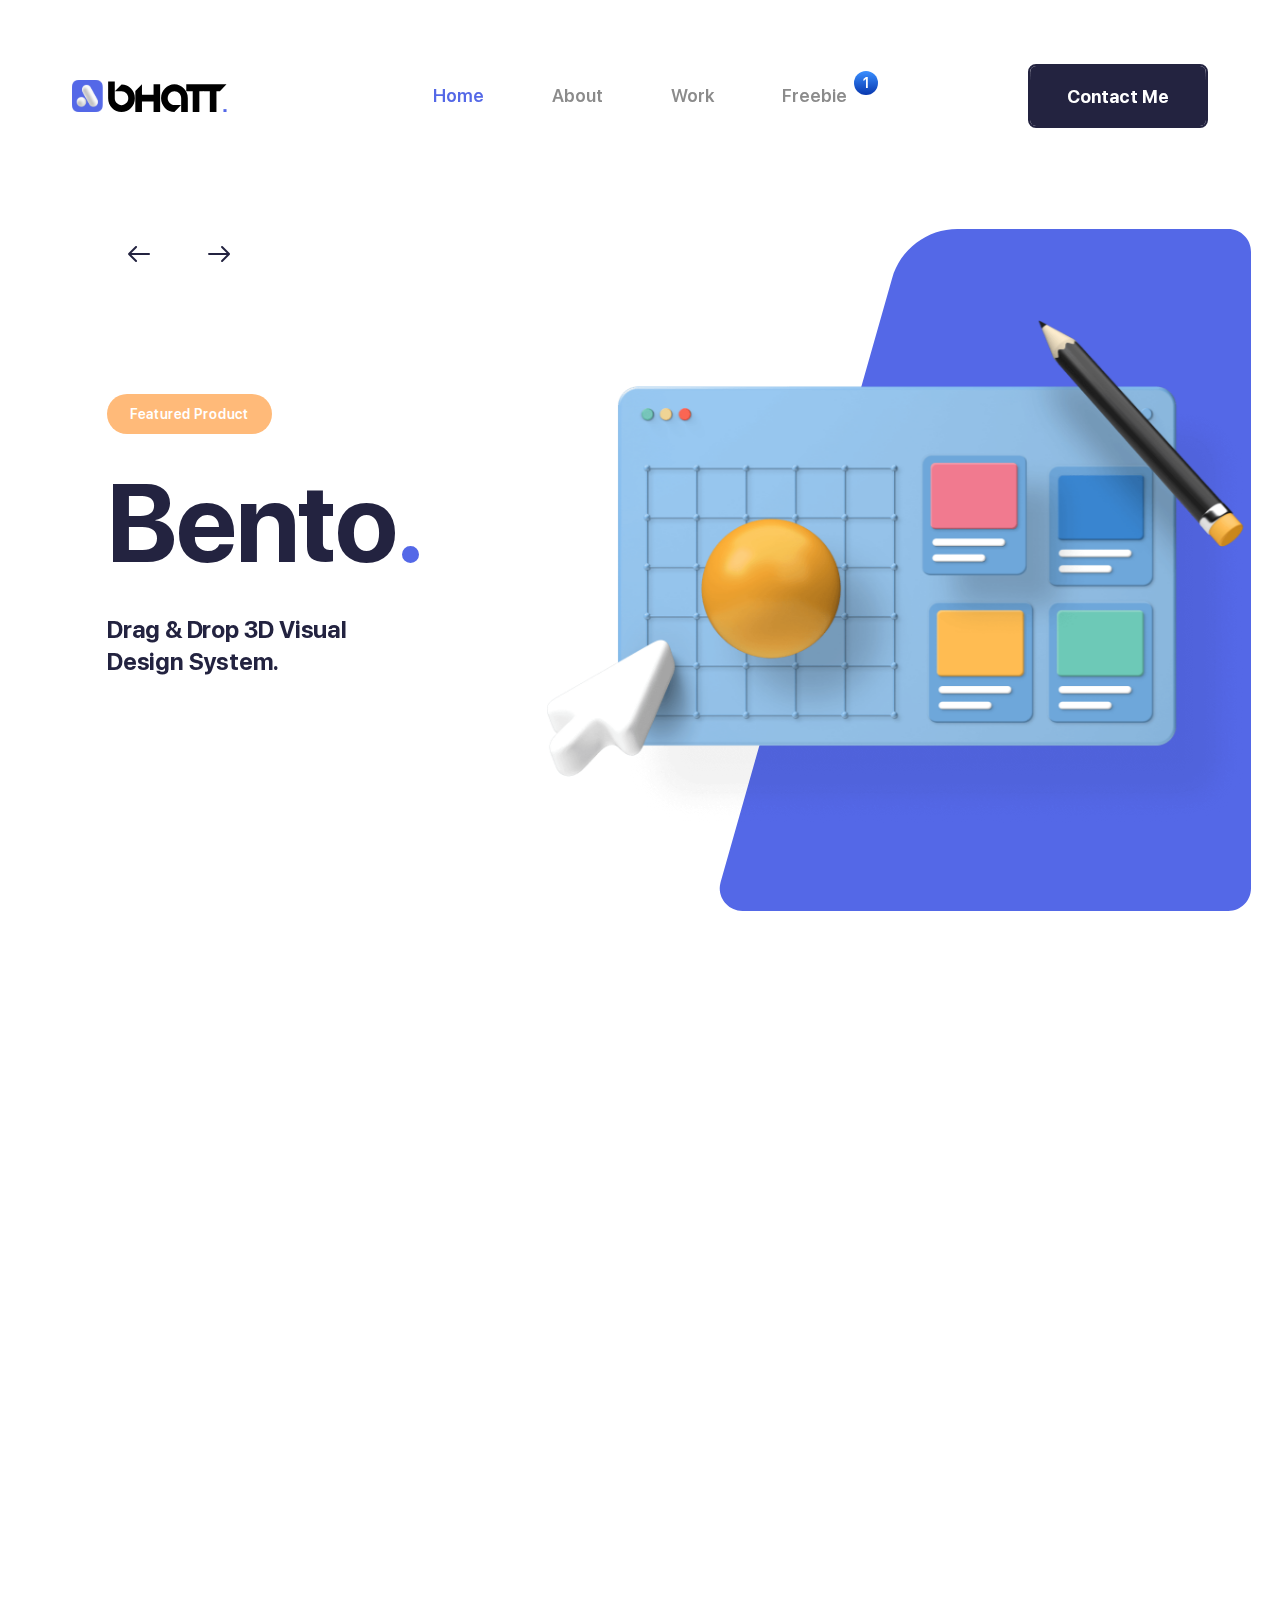
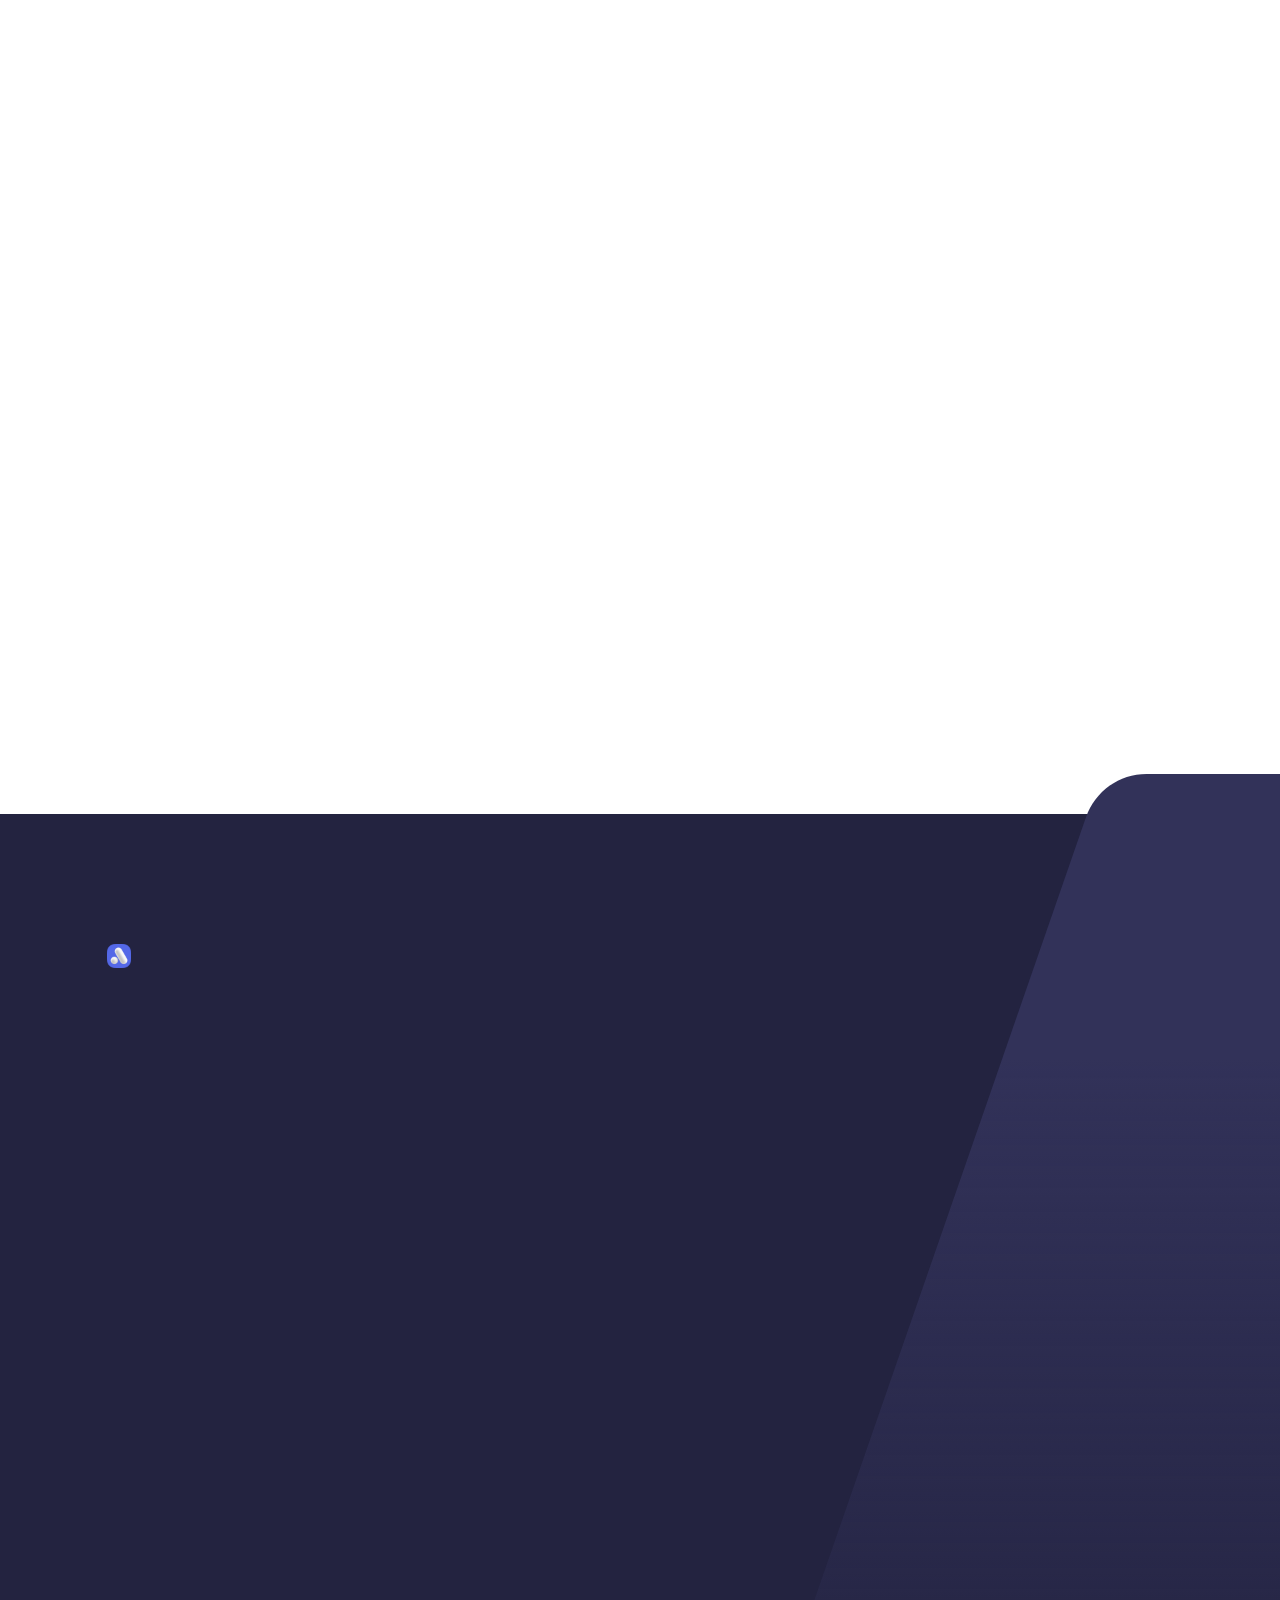
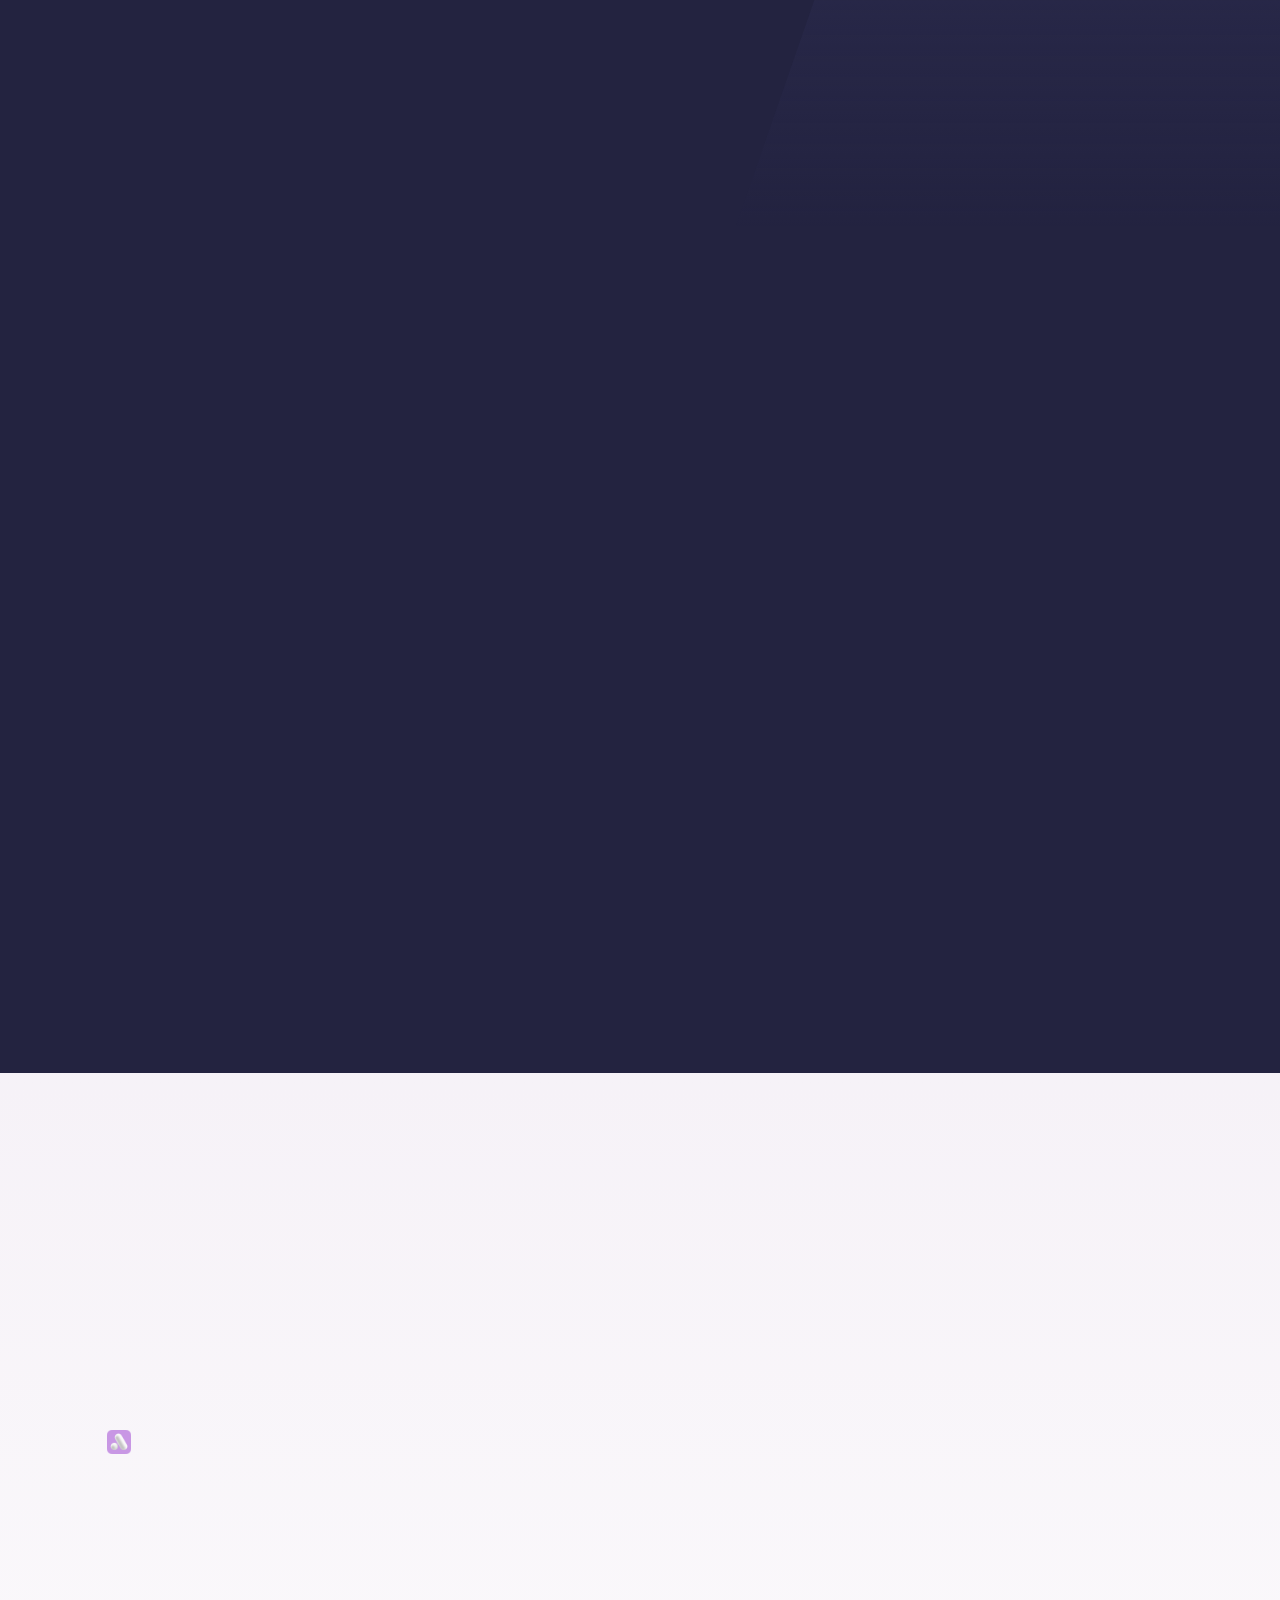
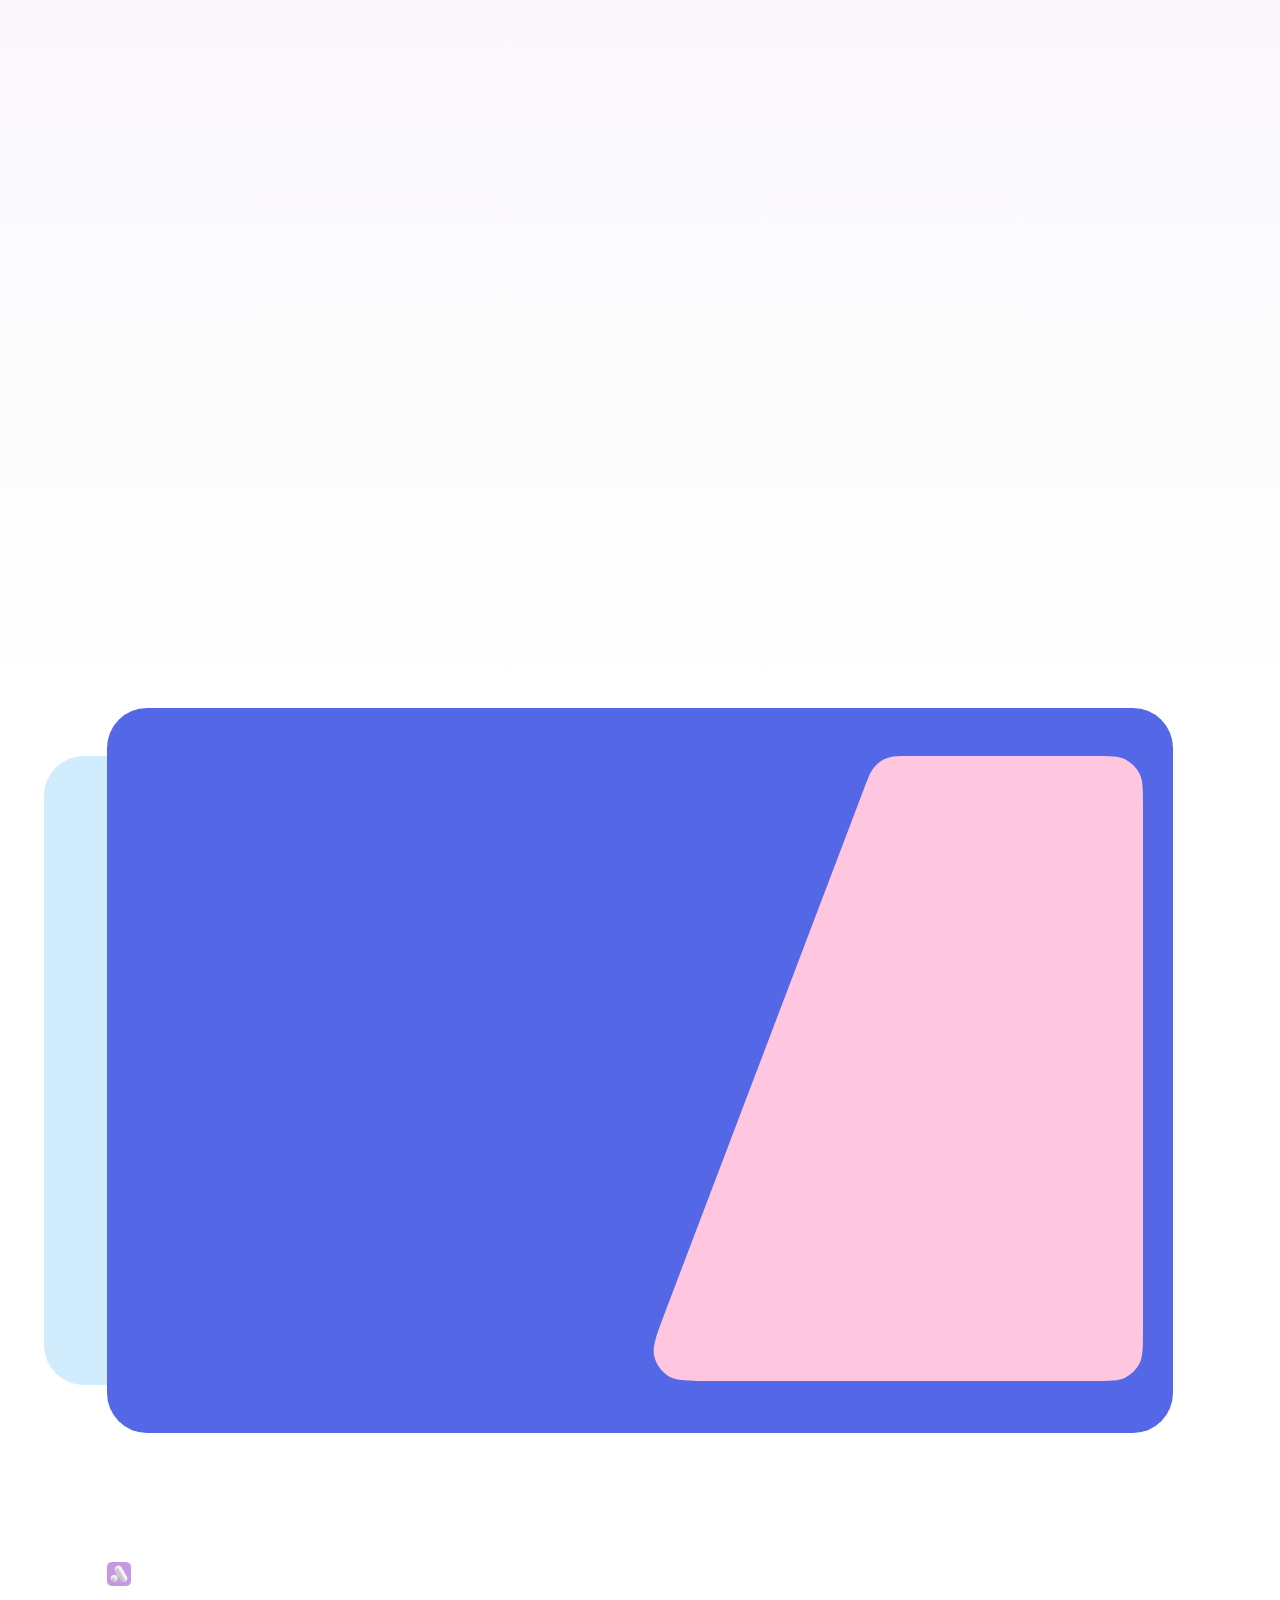
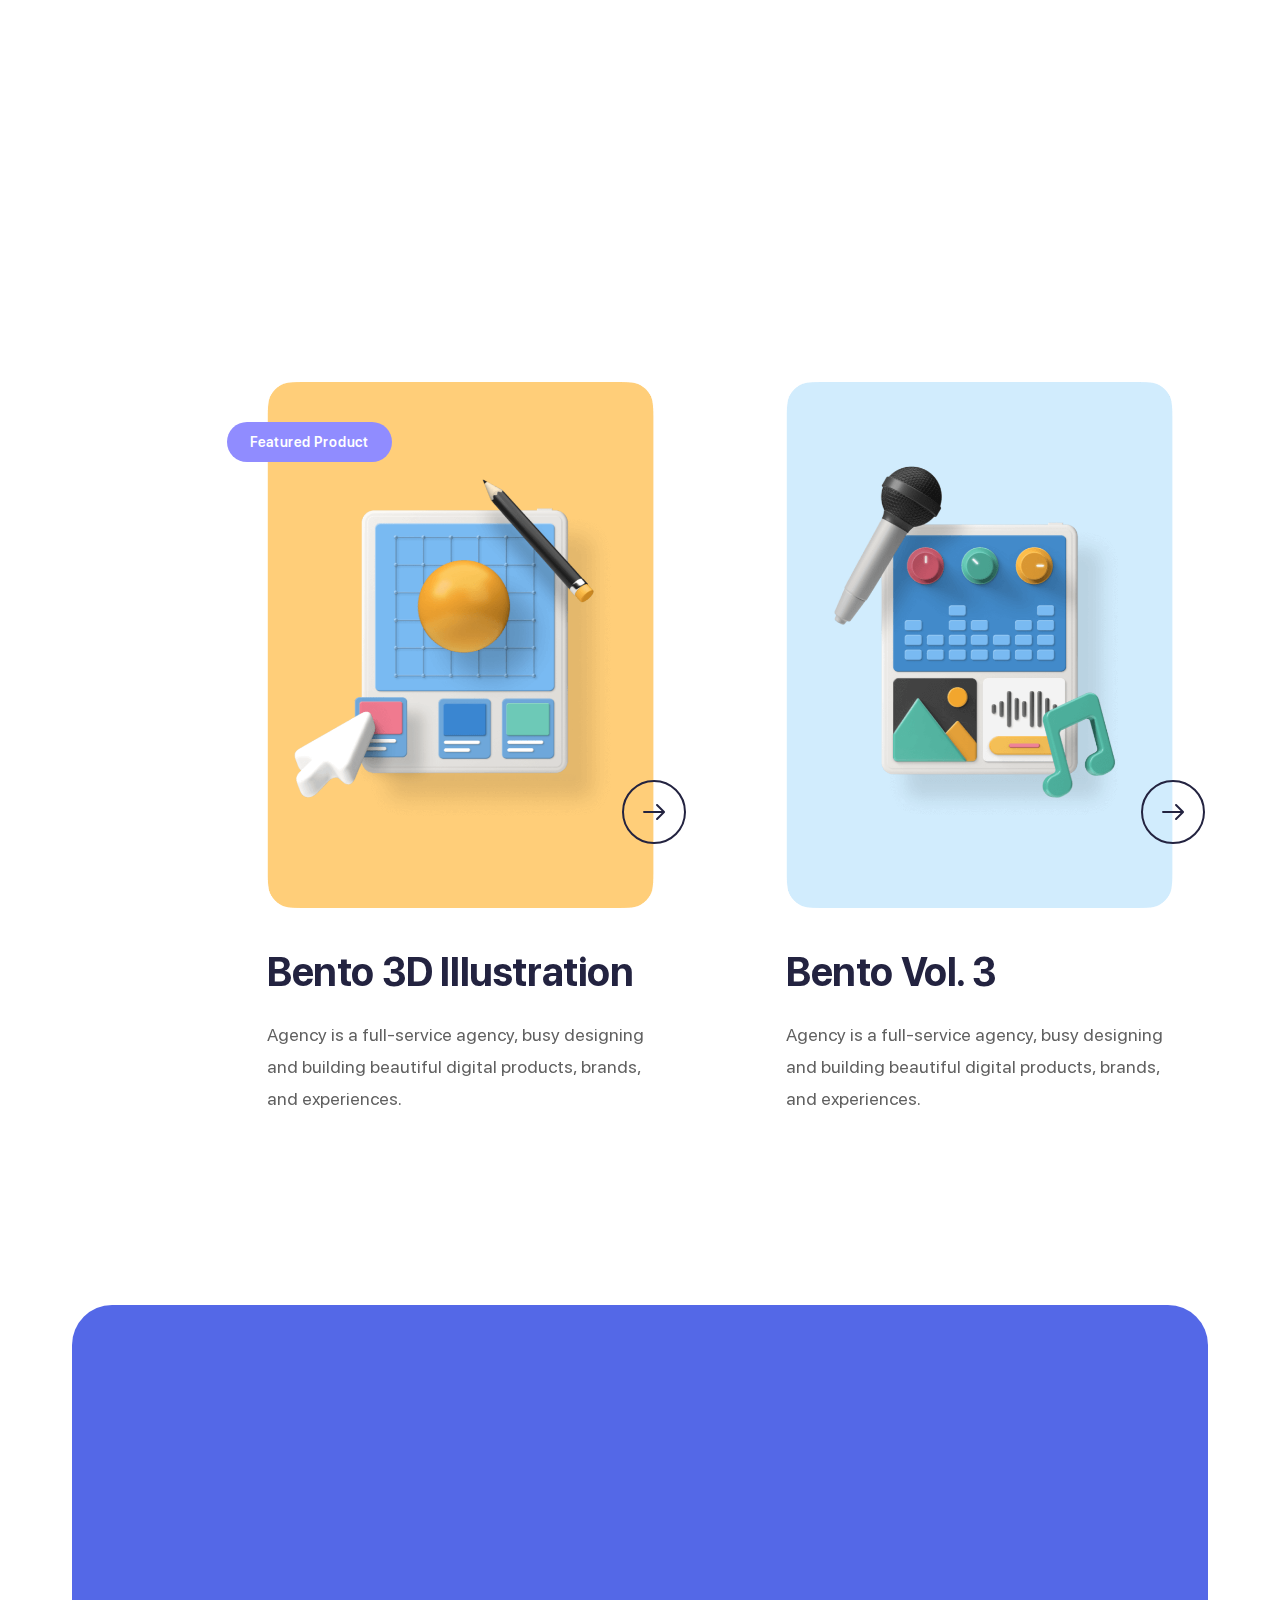
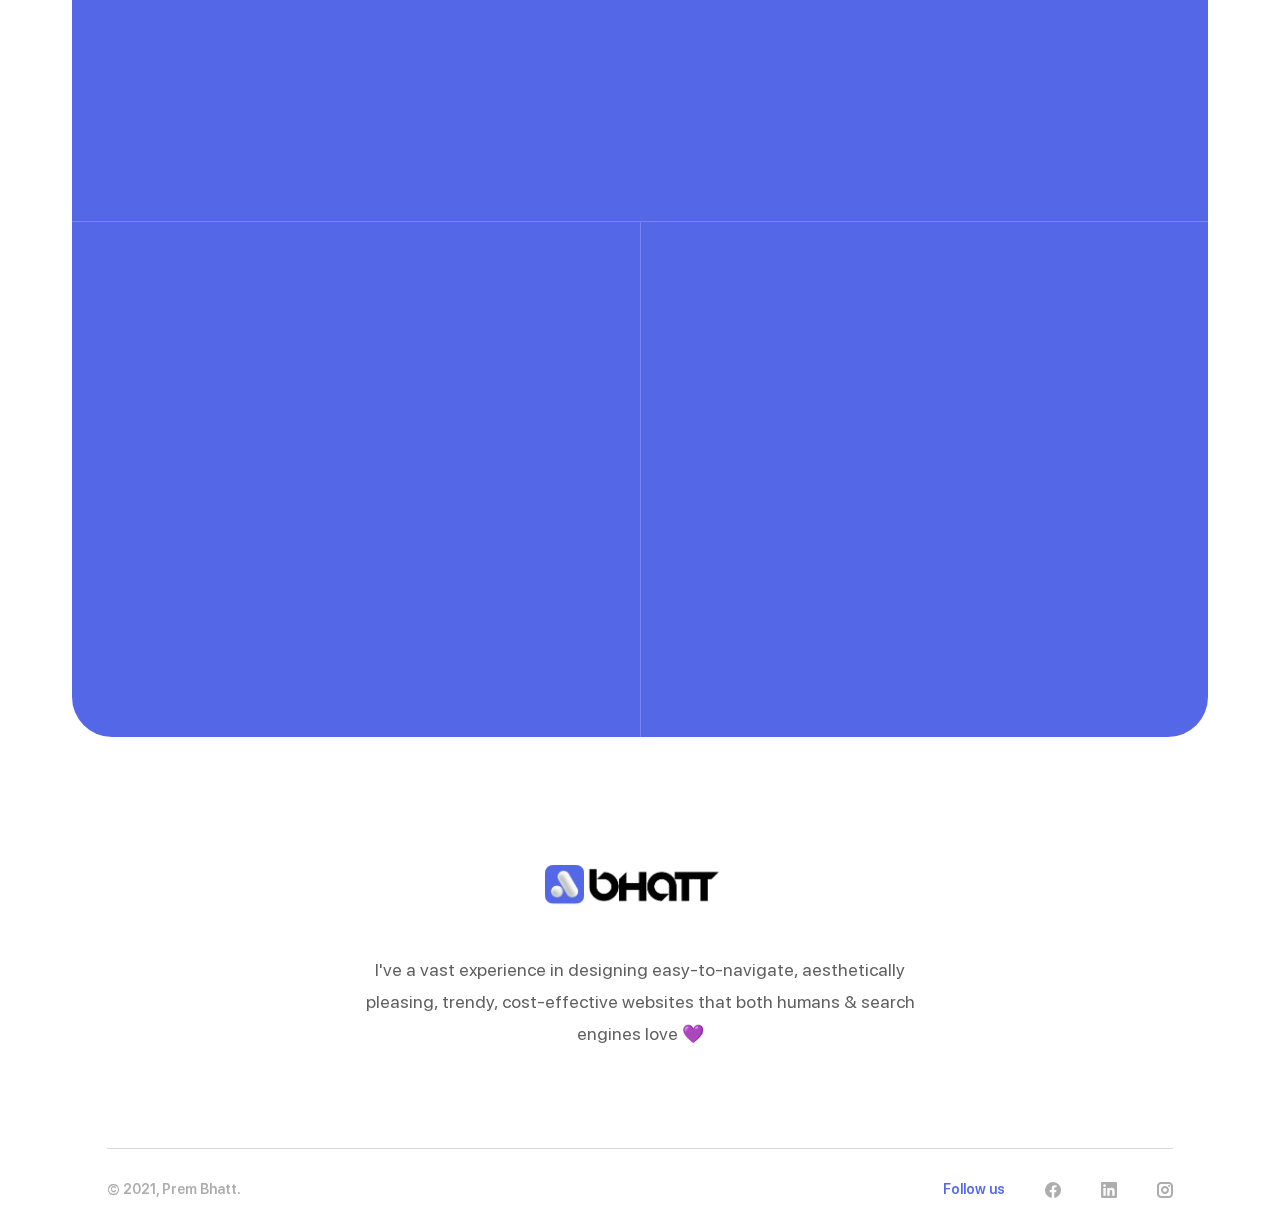
<file: freebie.html>
<!DOCTYPE html>
<html lang="en">

<head>
    <meta charset="utf-8">
    <title>Prem Bhatt</title>
    <meta http-equiv="X-UA-Compatible" content="IE=Edge">
    <meta name="viewport" content="width=device-width, initial-scale=1, maximum-scale=1.0, user-scalable=no">
    <meta name="format-detection" content="telephone=no">

    <link rel="stylesheet" media="all" href="css/app.css">
    <script>
        var viewportmeta = document.querySelector('meta[name="viewport"]');
        if (viewportmeta) {
            if (screen.width < 375) {
                var newScale = screen.width / 375;
                viewportmeta.content = 'width=375, minimum-scale=' + newScale + ', maximum-scale=1.0, user-scalable=no, initial-scale=' + newScale + '';
            }
            else {
                viewportmeta.content = 'width=device-width, maximum-scale=1.0, initial-scale=1.0';
            }
        }

    </script>
</head>

<body>
    <div class="page">
        <div class="case">
            <div class="header js-header">
                <div class="header__center center">
                    <a class="header__logo js-header-logo" href="index.html">
                        <img class="header__pic header__pic_black" src="img/logo_dark.svg" alt="" />
                        <img class="header__pic header__pic_white" src="img/logo_light.svg" alt="" />
                    </a>
                    <div class="header__wrap js-header-wrap">
                        <nav class="header__nav">
                            <a class="header__item active" href="index.html">Home</a>
                            <a class="header__item js-scroll" href="#about_me">About</a>
                            <a class="header__item " href="#work">Work</a>
                            <a class="header__item " href="#freebie">Freebie
                                <div class="header__counter">1</div>
                            </a>
                        </nav>
                        <div class="header__social">
                            <a class="header__link" href="#">
                                <svg class="icon icon-facebook">
                                    <use xlink:href="img/sprite.svg#icon-facebook"></use>
                                </svg>
                            </a>
                            <a class="header__link" href="#">
                                <svg class="icon icon-instagram">
                                    <use xlink:href="img/sprite.svg#icon-linkedin"></use>
                                </svg>
                            </a>
                            <a class="header__link" href="#">
                                <svg class="icon icon-instagram">
                                    <use xlink:href="img/sprite.svg#icon-instagram"></use>
                                </svg>
                            </a>
                        </div>
                        <div class="line">
                            <svg class="line__svg" xmlns="http://www.w3.org/2000/svg" width="542" height="820">
                                <path fill="none" stroke="#323259" stroke-width="2"
                                    d="M67.002 1c-9.846 2.322-18.256 5.77-25.23 10.347C14.268 29.392 1 59 1 80.242c0 19.465 4.22 33.53 10.7 44.064 8.173 13.266 21.127 23.34 35.946 31.717S81 167.65 99.544 164.4s35.194-14.103 42.438-25.04c6.803-10.273 9.465-18.356 10.034-26.6.594-8.62.814-19.894-12.9-35.218-3.31-3.697-9.405-8.03-15.145-10.693-2.098-.973-14.094-6.014-27.454-5.476-11.45.46-24.028 5.89-30.787 11.675C50.498 86.087 44.87 111.313 47.656 129c2.55 16.172 13.563 35.116 33.645 48.24 11.517 7.526 26.962 13.923 42.67 16.554 15.095 2.53 36.494 6.735 53.47 12.248 16.285 5.29 28.394 11.897 31.848 13.942 6.62 3.92 11.166 8.683 13.38 10.648 4.286 3.803 19.582 21.91 25.16 36.19 9.54 24.417 8.908 49.09 8.256 54.772-1.8 15.703-7 27.963-12.697 37.603-9.28 15.704-21.97 24.68-33.526 28.574-10.768 3.63-20.613 2.77-24.24.96-5.258-2.624-13.262-6.02-18.323-15.728-.928-1.78-2.566-4.622-3.738-9.447-.664-2.732-1.82-19.51 3.738-34.634 2.365-6.435 7.644-21.235 18.323-34.158 14.42-17.453 35.752-33.512 45.406-39.992 16.803-11.278 32.187-19.34 48.6-22.522 3.183-.617 17.907-2.69 31.893-.54 13.195 2.03 25.598 8.157 31.39 11.784 12.017 7.524 21.507 18.63 28.876 37.773 1.484 3.855 2.396 10.446 2.868 15.367.5 5.11.503 8.59 0 14.718-1.117 13.603-4.78 29.58-14.285 47.846-3.29 6.323-8.076 14.9-16.05 25.698-4.696 6.36-13.85 17.642-27.464 33.846l-42.38 50.89c-16.087 20.25-28.28 36.992-36.11 52.17-5.392 10.447-15.198 27.915-20.753 48.628-1.272 4.743-5.466 30.186-2.688 54.394 2.714 23.655 12.28 45.97 21.036 60.27 19.17 31.318 50.474 51.02 59.716 55.687 19.282 9.734 45.952 18.277 76.11 25.364C399.75 772.703 430.5 777.88 466 785.023l175.725 33.055">
                                </path>
                            </svg>
                        </div>
                    </div>
                    <a class="js-scroll" href="#contact_me">
                        <button class="header__btn btn btn_dark">Contact Me</button>
                    </a>
                    <button class="header__burger js-header-burger"></button>
                </div>
                <div class="header__bg js-header-bg"></div>
            </div>
            <div class="case__center center">
                <div class="case__wrap">
                    <div class="case__arrows arrows" data-aos="animation-scale-y"><a class="arrows__prev" href="#"><svg
                                class="icon icon-arrow-prev">
                                <use xlink:href="img/sprite.svg#icon-arrow-prev"></use>
                            </svg></a><a class="arrows__next" href="#"><svg class="icon icon-arrow-next">
                                <use xlink:href="img/sprite.svg#icon-arrow-next"></use>
                            </svg></a></div>
                    <div class="case__category category" data-aos="animation-scale-y" data-aos-delay="200">Featured
                        Product</div>
                    <h1 class="case__title title title_big" data-aos="animation-scale-y" data-aos-delay="400">Bento<span
                            class="title__color">.</span></h1>
                    <div class="case__info h6" data-aos="animation-scale-y" data-aos-delay="600">Drag & Drop 3D Visual
                        Design System.</div>
                    <div class="case__list">
                        <div class="case__item" data-aos="animation-scale-y">
                            <div class="case__icon"><img class="case__pic" src="img/pacman.svg" alt=""></div>
                            <div class="case__text">Global Digital <br>Agency of Record</div>
                        </div>
                        <div class="case__item" data-aos="animation-scale-y" data-aos-delay="200">
                            <div class="case__icon"><img class="case__pic" src="img/incognito.svg" alt=""></div>
                            <div class="case__text">5 Years of Digital <br>Marketing Excellence</div>
                        </div>
                    </div>
                </div>
                <div class="case__bg" data-aos="animation-translate-up">
                    <div class="case__preview"><img class="case__pic js-parallax" data-scale="1.25"
                            data-orientation="right" src="img/case-pic.png" alt=""></div>
                    <div class="case__figure"><img class="case__pic js-parallax" data-scale="1.5"
                            data-orientation="right" src="img/case-figure.svg" alt=""></div>
                </div>
            </div>
            <div class="line"><svg class="line__svg" xmlns="http://www.w3.org/2000/svg" width="642" height="820">
                    <path class="path" fill="none" stroke="#FFC7DF" stroke-width="2"
                        d="M67.002 1c-9.846 2.322-18.256 5.77-25.23 10.347C14.268 29.392 1 59 1 80.242c0 19.465 4.22 33.53 10.7 44.064 8.173 13.266 21.127 23.34 35.946 31.717S81 167.65 99.544 164.4s35.194-14.103 42.438-25.04c6.803-10.273 9.465-18.356 10.034-26.6.594-8.62.814-19.894-12.9-35.218-3.31-3.697-9.405-8.03-15.145-10.693-2.098-.973-14.094-6.014-27.454-5.476-11.45.46-24.028 5.89-30.787 11.675C50.498 86.087 44.87 111.313 47.656 129c2.55 16.172 13.563 35.116 33.645 48.24 11.517 7.526 26.962 13.923 42.67 16.554 15.095 2.53 36.494 6.735 53.47 12.248 16.285 5.29 28.394 11.897 31.848 13.942 6.62 3.92 11.166 8.683 13.38 10.648 4.286 3.803 19.582 21.91 25.16 36.19 9.54 24.417 8.908 49.09 8.256 54.772-1.8 15.703-7 27.963-12.697 37.603-9.28 15.704-21.97 24.68-33.526 28.574-10.768 3.63-20.613 2.77-24.24.96-5.258-2.624-13.262-6.02-18.323-15.728-.928-1.78-2.566-4.622-3.738-9.447-.664-2.732-1.82-19.51 3.738-34.634 2.365-6.435 7.644-21.235 18.323-34.158 14.42-17.453 35.752-33.512 45.406-39.992 16.803-11.278 32.187-19.34 48.6-22.522 3.183-.617 17.907-2.69 31.893-.54 13.195 2.03 25.598 8.157 31.39 11.784 12.017 7.524 21.507 18.63 28.876 37.773 1.484 3.855 2.396 10.446 2.868 15.367.5 5.11.503 8.59 0 14.718-1.117 13.603-4.78 29.58-14.285 47.846-3.29 6.323-8.076 14.9-16.05 25.698-4.696 6.36-13.85 17.642-27.464 33.846l-42.38 50.89c-16.087 20.25-28.28 36.992-36.11 52.17-5.392 10.447-15.198 27.915-20.753 48.628-1.272 4.743-5.466 30.186-2.688 54.394 2.714 23.655 12.28 45.97 21.036 60.27 19.17 31.318 50.474 51.02 59.716 55.687 19.282 9.734 45.952 18.277 76.11 25.364C399.75 772.703 430.5 777.88 466 785.023l175.725 33.055">
                    </path>
                </svg>
            </div>
        </div>
        <div class="overview">
            <div class="overview__center center">
                <div class="overview__container" data-aos="animation-scale-y">
                    <div class="overview__slider js-overview-slider">
                        <div class="overview__preview"><img class="overview__pic" src="img/overview-pic-1.png" alt="">
                        </div>
                        <div class="overview__preview"><img class="overview__pic" src="img/overview-pic-1.png" alt="">
                        </div>
                        <div class="overview__preview"><img class="overview__pic" src="img/overview-pic-1.png" alt="">
                        </div>
                    </div>
                </div>
                <div class="overview__wrap">
                    <div class="overview__stage stage" data-aos="animation-translate-right"><span
                            class="stage__number">01.</span> Overview</div>
                    <h2 class="overview__title h2" data-aos="animation-scale-y" data-aos-delay="200">The First Fully
                        Editable, 3D Visual Design System.</h2>
                    <div class="overview__text" data-aos="animation-scale-y" data-aos-delay="400">Effortlessly combine
                        different elements to create compelling compositions that will surely help you tell a better
                        story for your landing pages, websites, portfolios, presentations, and more in just a matter of
                        minutes.</div>
                    <h6 class="overview__info h6" data-aos="animation-scale-y" data-aos-delay="600">🔥 The number of
                        applications and use cases is nearly endless.</h6>
                    <div class="overview__list">
                        <div class="overview__item" data-aos="animation-translate-up">
                            <div class="overview__inner">
                                <div class="overview__icon"><img class="overview__pic" src="img/work-pic-3.png" alt="">
                                </div>
                                <div class="overview__category h6">Fully Editable</div>
                            </div>
                        </div>
                        <div class="overview__item" data-aos="animation-translate-up" data-aos-delay="200">
                            <div class="overview__inner">
                                <div class="overview__icon"><img class="overview__pic" src="img/work-pic-4.png" alt="">
                                </div>
                                <div class="overview__category h6">High Resolution</div>
                            </div>
                        </div>
                    </div>
                </div>
            </div>
        </div>
        <div class="quality">
            <div class="bg">
                <div class="bg__preview"><img class="bg__pic js-parallax" data-scale="1.3" data-orientation="left"
                        src="img/bg.svg" alt=""></div>
            </div>
            <div class="quality__center center">
                <div class="quality__head head">
                    <div class="head__box">
                        <div class="head__stage stage"><span class="stage__line"
                                data-aos="animation-translate-right"><span class="stage__number">02.</span> Folio
                                Agency</span>
                            <div class="stage__logo"><img class="stage__pic" src="img/logo-sm.png" alt=""></div>
                        </div>
                        <h2 class="head__title h2" data-aos="animation-scale-y" data-aos-delay="200">By the Numbers.
                        </h2>
                    </div>
                </div>
                <div class="quality__list">
                    <div class="quality__item">
                        <div class="quality__number number" data-aos><span>2</span><span>0</span></div>
                        <div class="quality__category h6" data-aos="animation-scale-y" data-aos-delay="200">Pre-build
                            Scenes 🔥</div>
                        <div class="quality__info" data-aos="animation-scale-y" data-aos-delay="400">Bento is the first
                            fully editable, 3D visual design system with global auto-updatable style guides built right
                            in Figma.</div><a class="quality__download" href="#" data-aos="animation-scale-y"
                            data-aos-delay="600">
                            <div class="quality__icon">
                                <div class="quality__arrows"><img class="quality__pic" src="img/arrow-down.svg"
                                        alt=""><img class="quality__pic" src="img/arrow-down.svg" alt=""></div>
                            </div>
                            <div class="quality__text">Download </div>
                        </a>
                    </div>
                    <div class="quality__item">
                        <div class="quality__number number" data-aos><span>4</span><span>0 <span
                                    class="number__plus">+<span></span></div>
                        <div class="quality__category h6" data-aos="animation-scale-y" data-aos-delay="200">Scene
                            Objects 🤩</div>
                        <div class="quality__info" data-aos="animation-scale-y" data-aos-delay="400">Bento is the first
                            fully editable, 3D visual design system with global auto-updatable style guides built right
                            in Figma.</div><a class="quality__download" href="#" data-aos="animation-scale-y"
                            data-aos-delay="200">
                            <div class="quality__icon">
                                <div class="quality__arrows"><img class="quality__pic" src="img/arrow-down.svg"
                                        alt=""><img class="quality__pic" src="img/arrow-down.svg" alt=""></div>
                            </div>
                            <div class="quality__text">Download </div>
                        </a>
                    </div>
                </div>
                <div class="quality__nav" data-aos="animation-translate-up"><a class="quality__link"
                        href="#">Overview</a><a class="quality__link active" href="#">Features</a><a
                        class="quality__link" href="#">Highlights</a><a class="quality__link" href="#">Compatibility</a>
                </div>
                <div class="quality__container" data-aos="animation-translate-up"><select
                        class="quality__select js-details-select">
                        <option>Overview</option>
                        <option>Features</option>
                        <option>Highlights</option>
                        <option>Compatibility</option>
                    </select>
                    <div class="quality__slider js-quality-slider">
                        <div class="quality__preview"><img class="quality__pic" src="img/quality-pic-1.png" alt="">
                        </div>
                        <div class="quality__preview"><img class="quality__pic" src="img/quality-pic-2.png" alt="">
                        </div>
                        <div class="quality__preview"><img class="quality__pic" src="img/quality-pic-3.png" alt="">
                        </div>
                        <div class="quality__preview"><img class="quality__pic" src="img/quality-pic-1.png" alt="">
                        </div>
                        <div class="quality__preview"><img class="quality__pic" src="img/quality-pic-2.png" alt="">
                        </div>
                        <div class="quality__preview"><img class="quality__pic" src="img/quality-pic-3.png" alt="">
                        </div>
                    </div>
                </div>
            </div>
            <div class="line" data-aos="animation-line" data-aos-offset="0"><svg class="line__svg"
                    xmlns="http://www.w3.org/2000/svg" width="542" height="820">
                    <path fill="none" stroke="#323259" stroke-width="2"
                        d="M67.002 1c-9.846 2.322-18.256 5.77-25.23 10.347C14.268 29.392 1 59 1 80.242c0 19.465 4.22 33.53 10.7 44.064 8.173 13.266 21.127 23.34 35.946 31.717S81 167.65 99.544 164.4s35.194-14.103 42.438-25.04c6.803-10.273 9.465-18.356 10.034-26.6.594-8.62.814-19.894-12.9-35.218-3.31-3.697-9.405-8.03-15.145-10.693-2.098-.973-14.094-6.014-27.454-5.476-11.45.46-24.028 5.89-30.787 11.675C50.498 86.087 44.87 111.313 47.656 129c2.55 16.172 13.563 35.116 33.645 48.24 11.517 7.526 26.962 13.923 42.67 16.554 15.095 2.53 36.494 6.735 53.47 12.248 16.285 5.29 28.394 11.897 31.848 13.942 6.62 3.92 11.166 8.683 13.38 10.648 4.286 3.803 19.582 21.91 25.16 36.19 9.54 24.417 8.908 49.09 8.256 54.772-1.8 15.703-7 27.963-12.697 37.603-9.28 15.704-21.97 24.68-33.526 28.574-10.768 3.63-20.613 2.77-24.24.96-5.258-2.624-13.262-6.02-18.323-15.728-.928-1.78-2.566-4.622-3.738-9.447-.664-2.732-1.82-19.51 3.738-34.634 2.365-6.435 7.644-21.235 18.323-34.158 14.42-17.453 35.752-33.512 45.406-39.992 16.803-11.278 32.187-19.34 48.6-22.522 3.183-.617 17.907-2.69 31.893-.54 13.195 2.03 25.598 8.157 31.39 11.784 12.017 7.524 21.507 18.63 28.876 37.773 1.484 3.855 2.396 10.446 2.868 15.367.5 5.11.503 8.59 0 14.718-1.117 13.603-4.78 29.58-14.285 47.846-3.29 6.323-8.076 14.9-16.05 25.698-4.696 6.36-13.85 17.642-27.464 33.846l-42.38 50.89c-16.087 20.25-28.28 36.992-36.11 52.17-5.392 10.447-15.198 27.915-20.753 48.628-1.272 4.743-5.466 30.186-2.688 54.394 2.714 23.655 12.28 45.97 21.036 60.27 19.17 31.318 50.474 51.02 59.716 55.687 19.282 9.734 45.952 18.277 76.11 25.364C399.75 772.703 430.5 777.88 466 785.023l175.725 33.055">
                    </path>
                </svg></div>
        </div>
        <div class="advantages">
            <div class="advantages__center center">
                <div class="advantages__wrap">
                    <div class="advantages__stage stage"><span class="stage__line"
                            data-aos="animation-translate-right"><span class="stage__number">03.</span> Visual
                            Identity</span>
                        <div class="stage__logo"><img class="stage__pic" src="img/logo-sm-pink.png" alt=""></div>
                    </div>
                    <h2 class="advantages__title h2" data-aos="animation-scale-y" data-aos-delay="200">Evolving the look
                        & feel.</h2>
                    <div class="advantages__info" data-aos="animation-scale-y" data-aos-delay="400">Agency is a
                        full-service agency, busy designing and building beautiful digital products, brands, and
                        experiences.</div>
                    <div class="advantages__number number" data-aos><span>8</span><span>0 <span
                                class="number__plus">+<span></span></div>
                    <div class="advantages__category h6" data-aos="animation-scale-y" data-aos-delay="200">UI Elements
                    </div>
                </div>
                <div class="advantages__box" data-aos="animation-translate-up">
                    <div class="advantages__inner">
                        <div class="advantages__list">
                            <div class="advantages__item" data-aos="animation-scale-y">
                                <div class="advantages__preview"><img class="advantages__pic"
                                        src="img/advantages-pic-1.png" alt=""></div>
                                <div class="advantages__text h6">Auto-updatable Global Styleguide</div>
                            </div>
                            <div class="advantages__item" data-aos="animation-scale-y">
                                <div class="advantages__preview"><img class="advantages__pic"
                                        src="img/advantages-pic-2.png" alt=""></div>
                                <div class="advantages__text h6">The number of applications and use cases is nearly
                                    endless.</div>
                            </div>
                            <div class="advantages__item" data-aos="animation-scale-y">
                                <div class="advantages__preview"><img class="advantages__pic"
                                        src="img/advantages-pic-3.png" alt=""></div>
                                <div class="advantages__text h6">Auto-updatable Global Styleguide</div>
                            </div>
                        </div>
                        <div class="advantages__btn"><button class="btn btn_primary" data-aos="animation-scale-y"
                                data-aos-delay="200">Contact Us</button></div>
                    </div>
                </div>
            </div>
            <div class="line" data-aos="animation-line" data-aos-offset="0"><svg class="line__svg"
                    xmlns="http://www.w3.org/2000/svg" width="542" height="820">
                    <path fill="none" stroke="#9A97ED" stroke-width="2"
                        d="M67.002 1c-9.846 2.322-18.256 5.77-25.23 10.347C14.268 29.392 1 59 1 80.242c0 19.465 4.22 33.53 10.7 44.064 8.173 13.266 21.127 23.34 35.946 31.717S81 167.65 99.544 164.4s35.194-14.103 42.438-25.04c6.803-10.273 9.465-18.356 10.034-26.6.594-8.62.814-19.894-12.9-35.218-3.31-3.697-9.405-8.03-15.145-10.693-2.098-.973-14.094-6.014-27.454-5.476-11.45.46-24.028 5.89-30.787 11.675C50.498 86.087 44.87 111.313 47.656 129c2.55 16.172 13.563 35.116 33.645 48.24 11.517 7.526 26.962 13.923 42.67 16.554 15.095 2.53 36.494 6.735 53.47 12.248 16.285 5.29 28.394 11.897 31.848 13.942 6.62 3.92 11.166 8.683 13.38 10.648 4.286 3.803 19.582 21.91 25.16 36.19 9.54 24.417 8.908 49.09 8.256 54.772-1.8 15.703-7 27.963-12.697 37.603-9.28 15.704-21.97 24.68-33.526 28.574-10.768 3.63-20.613 2.77-24.24.96-5.258-2.624-13.262-6.02-18.323-15.728-.928-1.78-2.566-4.622-3.738-9.447-.664-2.732-1.82-19.51 3.738-34.634 2.365-6.435 7.644-21.235 18.323-34.158 14.42-17.453 35.752-33.512 45.406-39.992 16.803-11.278 32.187-19.34 48.6-22.522 3.183-.617 17.907-2.69 31.893-.54 13.195 2.03 25.598 8.157 31.39 11.784 12.017 7.524 21.507 18.63 28.876 37.773 1.484 3.855 2.396 10.446 2.868 15.367.5 5.11.503 8.59 0 14.718-1.117 13.603-4.78 29.58-14.285 47.846-3.29 6.323-8.076 14.9-16.05 25.698-4.696 6.36-13.85 17.642-27.464 33.846l-42.38 50.89c-16.087 20.25-28.28 36.992-36.11 52.17-5.392 10.447-15.198 27.915-20.753 48.628-1.272 4.743-5.466 30.186-2.688 54.394 2.714 23.655 12.28 45.97 21.036 60.27 19.17 31.318 50.474 51.02 59.716 55.687 19.282 9.734 45.952 18.277 76.11 25.364C399.75 772.703 430.5 777.88 466 785.023l175.725 33.055">
                    </path>
                </svg></div>
        </div>
        <div class="talent talent_case">
            <div class="talent__center center">
                <div class="talent__container">
                    <div class="talent__bg" data-aos>
                        <div class="talent__preview"><img class="talent__pic" src="img/talent-pic-1.png" alt=""></div>
                        <div class="talent__preview"><img class="talent__pic" src="img/talent-pic-2.png" alt=""></div>
                        <div class="talent__preview"><img class="talent__pic" src="img/talent-pic-3.png" alt=""></div>
                        <div class="talent__preview"><img class="talent__pic" src="img/talent-pic-4.png" alt=""></div>
                        <div class="talent__preview"><img class="talent__pic" src="img/logo-sm-white.png" alt=""></div>
                    </div>
                    <div class="talent__wrap">
                        <div class="talent__stage stage" data-aos="animation-translate-right"><span
                                class="stage__number">04.</span> Call to action</div>
                        <h2 class="talent__title h2" data-aos="animation-scale-y" data-aos-offset="200">Auto-Updatable
                            Global Styleguide</h2>
                        <div class="talent__btn" data-aos="animation-scale-y" data-aos-offset="400"><button
                                class="btn btn_white">Download Now</button></div>
                    </div>
                    <div class="talent__figure"><img class="talent__pic js-parallax" data-scale="1.3"
                            data-orientation="right" src="img/talent-figure-pink.svg" alt=""></div>
                </div>
            </div>
        </div>
        <div class="cases js-cases">
            <div class="cases__center center">
                <div class="cases__head head">
                    <div class="head__box">
                        <div class="head__stage stage"><span class="stage__line"
                                data-aos="animation-translate-right"><span class="stage__number">04.</span> You may also
                                like</span>
                            <div class="stage__logo"><img class="stage__pic" src="img/logo-sm-pink.png" alt=""></div>
                        </div>
                        <h2 class="head__title title" data-aos="animation-scale-y" data-aos-delay="200">Recent Works
                        </h2>
                        <div class="head__text" data-aos="animation-scale-y" data-aos-delay="400">Agency is a
                            full-service agency, busy designing and building beautiful digital products, brands, and
                            experiences.</div>
                    </div>
                    <div class="head__arrows arrows" data-aos="animation-scale-y" data-aos-delay="300"><button
                            class="arrows__prev js-prev"><svg class="icon icon-arrow-prev">
                                <use xlink:href="img/sprite.svg#icon-arrow-prev"></use>
                            </svg></button><button class="arrows__next js-next"><svg class="icon icon-arrow-next">
                                <use xlink:href="img/sprite.svg#icon-arrow-next"></use>
                            </svg></button></div>
                </div>
                <div class="cases__container">
                    <div class="cases__inner">
                        <div class="cases__slider js-cases-slider">
                            <div class="cases__item" data-aos="animation-translate-up">
                                <div class="cases__preview"><img class="cases__pic" src="img/cases-pic-1.png" alt=""><a
                                        class="cases__arrow arrow" href="case.html">
                                        <div class="arrow__line"><svg class="icon icon-arrow-next">
                                                <use xlink:href="img/sprite.svg#icon-arrow-next"></use>
                                            </svg><svg class="icon icon-arrow-next">
                                                <use xlink:href="img/sprite.svg#icon-arrow-next"></use>
                                            </svg></div>
                                    </a>
                                    <div class="cases__category category">Featured Product</div>
                                </div>
                                <h4 class="cases__title h4">Bento 3D Illustration</h4>
                                <div class="cases__text">Agency is a full-service agency, busy designing and building
                                    beautiful digital products, brands, and experiences.</div>
                            </div>
                            <div class="cases__item" data-aos="animation-translate-up" data-aos-delay="250">
                                <div class="cases__preview"><img class="cases__pic" src="img/cases-pic-2.png" alt=""><a
                                        class="cases__arrow arrow" href="case.html">
                                        <div class="arrow__line"><svg class="icon icon-arrow-next">
                                                <use xlink:href="img/sprite.svg#icon-arrow-next"></use>
                                            </svg><svg class="icon icon-arrow-next">
                                                <use xlink:href="img/sprite.svg#icon-arrow-next"></use>
                                            </svg></div>
                                    </a></div>
                                <h4 class="cases__title h4">Bento Vol. 3</h4>
                                <div class="cases__text">Agency is a full-service agency, busy designing and building
                                    beautiful digital products, brands, and experiences.</div>
                            </div>
                            <div class="cases__item">
                                <div class="cases__preview"><img class="cases__pic" src="img/cases-pic-1.png" alt=""><a
                                        class="cases__arrow arrow" href="case.html">
                                        <div class="arrow__line"><svg class="icon icon-arrow-next">
                                                <use xlink:href="img/sprite.svg#icon-arrow-next"></use>
                                            </svg><svg class="icon icon-arrow-next">
                                                <use xlink:href="img/sprite.svg#icon-arrow-next"></use>
                                            </svg></div>
                                    </a>
                                    <div class="cases__category category">Featured Product</div>
                                </div>
                                <h4 class="cases__title h4">Bento 3D Illustration</h4>
                                <div class="cases__text">Agency is a full-service agency, busy designing and building
                                    beautiful digital products, brands, and experiences.</div>
                            </div>
                            <div class="cases__item">
                                <div class="cases__preview"><img class="cases__pic" src="img/cases-pic-2.png" alt=""><a
                                        class="cases__arrow arrow" href="case.html">
                                        <div class="arrow__line"><svg class="icon icon-arrow-next">
                                                <use xlink:href="img/sprite.svg#icon-arrow-next"></use>
                                            </svg><svg class="icon icon-arrow-next">
                                                <use xlink:href="img/sprite.svg#icon-arrow-next"></use>
                                            </svg></div>
                                    </a></div>
                                <h4 class="cases__title h4">Bento Vol. 3</h4>
                                <div class="cases__text">Agency is a full-service agency, busy designing and building
                                    beautiful digital products, brands, and experiences.</div>
                            </div>
                        </div>
                    </div>
                </div>
            </div>
            <div class="line" data-aos="animation-line" data-aos-offset="0"><svg class="line__svg"
                    xmlns="http://www.w3.org/2000/svg" width="542" height="820">
                    <path fill="none" stroke="#9A97ED" stroke-width="2"
                        d="M67.002 1c-9.846 2.322-18.256 5.77-25.23 10.347C14.268 29.392 1 59 1 80.242c0 19.465 4.22 33.53 10.7 44.064 8.173 13.266 21.127 23.34 35.946 31.717S81 167.65 99.544 164.4s35.194-14.103 42.438-25.04c6.803-10.273 9.465-18.356 10.034-26.6.594-8.62.814-19.894-12.9-35.218-3.31-3.697-9.405-8.03-15.145-10.693-2.098-.973-14.094-6.014-27.454-5.476-11.45.46-24.028 5.89-30.787 11.675C50.498 86.087 44.87 111.313 47.656 129c2.55 16.172 13.563 35.116 33.645 48.24 11.517 7.526 26.962 13.923 42.67 16.554 15.095 2.53 36.494 6.735 53.47 12.248 16.285 5.29 28.394 11.897 31.848 13.942 6.62 3.92 11.166 8.683 13.38 10.648 4.286 3.803 19.582 21.91 25.16 36.19 9.54 24.417 8.908 49.09 8.256 54.772-1.8 15.703-7 27.963-12.697 37.603-9.28 15.704-21.97 24.68-33.526 28.574-10.768 3.63-20.613 2.77-24.24.96-5.258-2.624-13.262-6.02-18.323-15.728-.928-1.78-2.566-4.622-3.738-9.447-.664-2.732-1.82-19.51 3.738-34.634 2.365-6.435 7.644-21.235 18.323-34.158 14.42-17.453 35.752-33.512 45.406-39.992 16.803-11.278 32.187-19.34 48.6-22.522 3.183-.617 17.907-2.69 31.893-.54 13.195 2.03 25.598 8.157 31.39 11.784 12.017 7.524 21.507 18.63 28.876 37.773 1.484 3.855 2.396 10.446 2.868 15.367.5 5.11.503 8.59 0 14.718-1.117 13.603-4.78 29.58-14.285 47.846-3.29 6.323-8.076 14.9-16.05 25.698-4.696 6.36-13.85 17.642-27.464 33.846l-42.38 50.89c-16.087 20.25-28.28 36.992-36.11 52.17-5.392 10.447-15.198 27.915-20.753 48.628-1.272 4.743-5.466 30.186-2.688 54.394 2.714 23.655 12.28 45.97 21.036 60.27 19.17 31.318 50.474 51.02 59.716 55.687 19.282 9.734 45.952 18.277 76.11 25.364C399.75 772.703 430.5 777.88 466 785.023l175.725 33.055">
                    </path>
                </svg></div>
        </div>
        <div class="about" id="contact_me">
            <div class="about__center center">
                <div class="about__container">
                    <div class="about__head">
                        <div class="about__icon" data-aos="animation-scale-y">
                            <img class="about__pic" src="img/talk.png" alt="" />
                        </div>
                        <div class="about__logo" data-aos="animation-scale-y">
                            <img class="about__pic" src="img/logo-sm-pink.png" alt="" />
                        </div>
                        <div class="about__hello" data-aos="animation-scale-y" data-aos-offset="200"><span>👋</span> Say
                            hello</div>
                        <h5 class="about__info h5" data-aos="animation-scale-y" data-aos-offset="400">Let me impress you
                            with the best possible experience for the lowest possible price.
                        </h5>
                    </div>
                    <div class="about__row">
                        <div class="about__col">
                            <h2 class="about__title h2" data-aos="animation-scale-y">Let’s talk about your next project
                            </h2>
                            <div class="about__btn">
                                <button class="btn btn_white">Contact Us</button>
                            </div>
                        </div>
                        <div class="about__col">
                            <div class="about__box">
                                <div class="about__icon" data-aos="animation-scale-y">
                                    <img class="about__pic" src="img/talk.png" alt="" />
                                </div>
                                <div class="about__line" data-aos="animation-scale-y" data-aos-offset="200">
                                    <div class="about__text h5">Invest in your designs today!</div>
                                    <a class="about__arrow arrow" href="#">
                                        <div class="arrow__line">
                                            <svg class="icon icon-arrow-next">
                                                <use xlink:href="img/sprite.svg#icon-arrow-next"></use>
                                            </svg>
                                            <svg class="icon icon-arrow-next">
                                                <use xlink:href="img/sprite.svg#icon-arrow-next"></use>
                                            </svg>
                                        </div>
                                    </a>
                                </div>
                            </div>
                        </div>
                    </div>
                    <div class="line" data-aos="animation-line" data-aos-offset="0">
                        <svg class="line__svg" xmlns="http://www.w3.org/2000/svg" width="542" height="820">
                            <path fill="none" stroke="#ffffff" stroke-width="2"
                                d="M67.002 1c-9.846 2.322-18.256 5.77-25.23 10.347C14.268 29.392 1 59 1 80.242c0 19.465 4.22 33.53 10.7 44.064 8.173 13.266 21.127 23.34 35.946 31.717S81 167.65 99.544 164.4s35.194-14.103 42.438-25.04c6.803-10.273 9.465-18.356 10.034-26.6.594-8.62.814-19.894-12.9-35.218-3.31-3.697-9.405-8.03-15.145-10.693-2.098-.973-14.094-6.014-27.454-5.476-11.45.46-24.028 5.89-30.787 11.675C50.498 86.087 44.87 111.313 47.656 129c2.55 16.172 13.563 35.116 33.645 48.24 11.517 7.526 26.962 13.923 42.67 16.554 15.095 2.53 36.494 6.735 53.47 12.248 16.285 5.29 28.394 11.897 31.848 13.942 6.62 3.92 11.166 8.683 13.38 10.648 4.286 3.803 19.582 21.91 25.16 36.19 9.54 24.417 8.908 49.09 8.256 54.772-1.8 15.703-7 27.963-12.697 37.603-9.28 15.704-21.97 24.68-33.526 28.574-10.768 3.63-20.613 2.77-24.24.96-5.258-2.624-13.262-6.02-18.323-15.728-.928-1.78-2.566-4.622-3.738-9.447-.664-2.732-1.82-19.51 3.738-34.634 2.365-6.435 7.644-21.235 18.323-34.158 14.42-17.453 35.752-33.512 45.406-39.992 16.803-11.278 32.187-19.34 48.6-22.522 3.183-.617 17.907-2.69 31.893-.54 13.195 2.03 25.598 8.157 31.39 11.784 12.017 7.524 21.507 18.63 28.876 37.773 1.484 3.855 2.396 10.446 2.868 15.367.5 5.11.503 8.59 0 14.718-1.117 13.603-4.78 29.58-14.285 47.846-3.29 6.323-8.076 14.9-16.05 25.698-4.696 6.36-13.85 17.642-27.464 33.846l-42.38 50.89c-16.087 20.25-28.28 36.992-36.11 52.17-5.392 10.447-15.198 27.915-20.753 48.628-1.272 4.743-5.466 30.186-2.688 54.394 2.714 23.655 12.28 45.97 21.036 60.27 19.17 31.318 50.474 51.02 59.716 55.687 19.282 9.734 45.952 18.277 76.11 25.364C399.75 772.703 430.5 777.88 466 785.023l175.725 33.055">
                            </path>
                        </svg>
                    </div>
                </div>
            </div>
        </div>
        <footer class="footer" id="#reach_out">
            <div class="footer__center center">
                <div class="footer__body">
                    <a class="footer__logo" href="index.html">
                        <img class="footer__pic" src="img/Group 37.png" alt="">
                    </a>
                    <div class="footer__text">I've a vast experience in designing easy-to-navigate, aesthetically
                        pleasing,
                        trendy, cost-effective websites that both humans & search engines love 💜
                    </div>
                </div>
                <div class="footer__bottom">
                    <div class="footer__copyright">© 2021, Prem Bhatt.</div>
                    <div class="footer__social">
                        <div class="footer__text">Follow us</div>
                        <div class="footer__list">
                            <a class="footer__link" href="#">
                                <svg class="icon icon-facebook">
                                    <use xlink:href="img/sprite.svg#icon-facebook"></use>
                                </svg>
                            </a>
                            <a class="footer__link" href="#">
                                <svg class="icon icon-facebook">
                                    <use xlink:href="img/sprite.svg#icon-linkedin"></use>
                                </svg>
                            </a>
                            <a class="footer__link" href="#">
                                <svg class="icon icon-instagram">
                                    <use xlink:href="img/sprite.svg#icon-instagram"></use>
                                </svg>
                            </a>
                        </div>
                    </div>
                </div>
            </div>
            <div class="line" data-aos="animation-line" data-aos-offset="0">
                <svg class="line__svg" xmlns="http://www.w3.org/2000/svg" width="542" height="820">
                    <path fill="none" stroke="#D1ECFD" stroke-width="2"
                        d="M67.002 1c-9.846 2.322-18.256 5.77-25.23 10.347C14.268 29.392 1 59 1 80.242c0 19.465 4.22 33.53 10.7 44.064 8.173 13.266 21.127 23.34 35.946 31.717S81 167.65 99.544 164.4s35.194-14.103 42.438-25.04c6.803-10.273 9.465-18.356 10.034-26.6.594-8.62.814-19.894-12.9-35.218-3.31-3.697-9.405-8.03-15.145-10.693-2.098-.973-14.094-6.014-27.454-5.476-11.45.46-24.028 5.89-30.787 11.675C50.498 86.087 44.87 111.313 47.656 129c2.55 16.172 13.563 35.116 33.645 48.24 11.517 7.526 26.962 13.923 42.67 16.554 15.095 2.53 36.494 6.735 53.47 12.248 16.285 5.29 28.394 11.897 31.848 13.942 6.62 3.92 11.166 8.683 13.38 10.648 4.286 3.803 19.582 21.91 25.16 36.19 9.54 24.417 8.908 49.09 8.256 54.772-1.8 15.703-7 27.963-12.697 37.603-9.28 15.704-21.97 24.68-33.526 28.574-10.768 3.63-20.613 2.77-24.24.96-5.258-2.624-13.262-6.02-18.323-15.728-.928-1.78-2.566-4.622-3.738-9.447-.664-2.732-1.82-19.51 3.738-34.634 2.365-6.435 7.644-21.235 18.323-34.158 14.42-17.453 35.752-33.512 45.406-39.992 16.803-11.278 32.187-19.34 48.6-22.522 3.183-.617 17.907-2.69 31.893-.54 13.195 2.03 25.598 8.157 31.39 11.784 12.017 7.524 21.507 18.63 28.876 37.773 1.484 3.855 2.396 10.446 2.868 15.367.5 5.11.503 8.59 0 14.718-1.117 13.603-4.78 29.58-14.285 47.846-3.29 6.323-8.076 14.9-16.05 25.698-4.696 6.36-13.85 17.642-27.464 33.846l-42.38 50.89c-16.087 20.25-28.28 36.992-36.11 52.17-5.392 10.447-15.198 27.915-20.753 48.628-1.272 4.743-5.466 30.186-2.688 54.394 2.714 23.655 12.28 45.97 21.036 60.27 19.17 31.318 50.474 51.02 59.716 55.687 19.282 9.734 45.952 18.277 76.11 25.364C399.75 772.703 430.5 777.88 466 785.023l175.725 33.055">
                    </path>
                </svg>
            </div>
        </footer>
    </div>
    <script src="js/app.js"></script>
    <script src="js/common.js"></script>
</body>

</html>
</file>
<file: css/app.css>
html, body, div, span, applet, object, iframe, h1, h2, h3, h4, h5,
h6, p, blockquote, pre, a, abbr, acronym, address, big,
cite, code, del, dfn, em, img, ins, kbd, q, s, samp, small,
strike, strong, sub, sup, tt, var, b, u, i, center, dl, dt,
dd, ol, ul, li, fieldset, form, label, legend, table, caption,
tbody, tfoot, thead, tr, th, td, article, aside, canvas, details,
embed, figure, figcaption, footer, header, hgroup, menu, nav,
output, ruby, section, summary, time, mark, audio, video {
  margin: 0;
  padding: 0;
  border: 0;
  vertical-align: baseline;
}

html {
  -ms-text-size-adjust: 100%;
  -webkit-text-size-adjust: 100%;
}

img, fieldset, a img {
  border: none;
}

input[type="text"],
input[type="email"],
input[type="tel"],
textarea {
  -webkit-appearance: none;
}

input[type="submit"],
button {
  cursor: pointer;
  background: none;
}

input[type="submit"]::-moz-focus-inner,
button::-moz-focus-inner {
  padding: 0;
  border: 0;
}

textarea {
  overflow: auto;
}

input {
  -webkit-appearance: none;
  -moz-appearance: none;
  appearance: none;
}

input, button {
  margin: 0;
  padding: 0;
  border: 0;
}

div, input, textarea, select, button,
h1, h2, h3, h4, h5, h6, a, span, a:focus {
  outline: none;
}

select:-moz-focusring {
  color: transparent;
  text-shadow: 0 0 0 #000;
}

ul, ol {
  list-style-type: none;
}

table {
  border-spacing: 0;
  border-collapse: collapse;
  width: 100%;
}

html {
  -webkit-box-sizing: border-box;
  box-sizing: border-box;
}

*, *:before, *:after {
  -webkit-box-sizing: inherit;
  box-sizing: inherit;
}

a {
  text-decoration: none;
}

a,
button {
  -webkit-tap-highlight-color: rgba(0, 0, 0, 0);
}

.icon-arrow-next {
  width: 1.38em;
  height: 1em;
  fill: #FFF;
}

.icon-arrow-prev {
  width: 1.38em;
  height: 1em;
  fill: #FFF;
}

.icon-facebook {
  width: 1em;
  height: 1em;
  fill: #ADADAD;
}

.icon-instagram {
  width: 1em;
  height: 1em;
  fill: #ADADAD;
}

.icon-youtube {
  width: 1.33em;
  height: 1em;
  fill: #ADADAD;
}

/* Slider */
.slick-slider {
  position: relative;
  display: block;
  -webkit-box-sizing: border-box;
  box-sizing: border-box;
  -webkit-touch-callout: none;
  -webkit-user-select: none;
  -moz-user-select: none;
  -ms-user-select: none;
  user-select: none;
  -ms-touch-action: pan-y;
  touch-action: pan-y;
  -webkit-tap-highlight-color: transparent;
}

.slick-list {
  position: relative;
  overflow: hidden;
  display: block;
  margin: 0;
  padding: 0;
}

.slick-list:focus {
  outline: none;
}

.slick-list.dragging {
  cursor: pointer;
  cursor: hand;
}

.slick-slider .slick-track,
.slick-slider .slick-list {
  -webkit-transform: translate3d(0, 0, 0);
  -ms-transform: translate3d(0, 0, 0);
  transform: translate3d(0, 0, 0);
}

.slick-track {
  position: relative;
  left: 0;
  top: 0;
  display: block;
  margin-left: auto;
  margin-right: auto;
}

.slick-track:before, .slick-track:after {
  content: "";
  display: table;
}

.slick-track:after {
  clear: both;
}

.slick-loading .slick-track {
  visibility: hidden;
}

.slick-slide {
  float: left;
  height: 100%;
  min-height: 1px;
  display: none;
}

[dir="rtl"] .slick-slide {
  float: right;
}

.slick-slide img {
  display: block;
}

.slick-slide.slick-loading img {
  display: none;
}

.slick-slide.dragging img {
  pointer-events: none;
}

.slick-initialized .slick-slide {
  display: block;
}

.slick-loading .slick-slide {
  visibility: hidden;
}

.slick-vertical .slick-slide {
  display: block;
  height: auto;
  border: 1px solid transparent;
}

.slick-arrow.slick-hidden {
  display: none;
}

[data-aos][data-aos][data-aos-duration="50"], body[data-aos-duration="50"] [data-aos] {
  -webkit-transition-duration: 50ms;
  -o-transition-duration: 50ms;
  transition-duration: 50ms;
}

[data-aos][data-aos][data-aos-delay="50"], body[data-aos-delay="50"] [data-aos] {
  -webkit-transition-delay: 0;
  -o-transition-delay: 0;
  transition-delay: 0;
}

[data-aos][data-aos][data-aos-delay="50"].aos-animate, body[data-aos-delay="50"] [data-aos].aos-animate {
  -webkit-transition-delay: 50ms;
  -o-transition-delay: 50ms;
  transition-delay: 50ms;
}

[data-aos][data-aos][data-aos-duration="100"], body[data-aos-duration="100"] [data-aos] {
  -webkit-transition-duration: .1s;
  -o-transition-duration: .1s;
  transition-duration: .1s;
}

[data-aos][data-aos][data-aos-delay="100"], body[data-aos-delay="100"] [data-aos] {
  -webkit-transition-delay: 0;
  -o-transition-delay: 0;
  transition-delay: 0;
}

[data-aos][data-aos][data-aos-delay="100"].aos-animate, body[data-aos-delay="100"] [data-aos].aos-animate {
  -webkit-transition-delay: .1s;
  -o-transition-delay: .1s;
  transition-delay: .1s;
}

[data-aos][data-aos][data-aos-duration="150"], body[data-aos-duration="150"] [data-aos] {
  -webkit-transition-duration: .15s;
  -o-transition-duration: .15s;
  transition-duration: .15s;
}

[data-aos][data-aos][data-aos-delay="150"], body[data-aos-delay="150"] [data-aos] {
  -webkit-transition-delay: 0;
  -o-transition-delay: 0;
  transition-delay: 0;
}

[data-aos][data-aos][data-aos-delay="150"].aos-animate, body[data-aos-delay="150"] [data-aos].aos-animate {
  -webkit-transition-delay: .15s;
  -o-transition-delay: .15s;
  transition-delay: .15s;
}

[data-aos][data-aos][data-aos-duration="200"], body[data-aos-duration="200"] [data-aos] {
  -webkit-transition-duration: .2s;
  -o-transition-duration: .2s;
  transition-duration: .2s;
}

[data-aos][data-aos][data-aos-delay="200"], body[data-aos-delay="200"] [data-aos] {
  -webkit-transition-delay: 0;
  -o-transition-delay: 0;
  transition-delay: 0;
}

[data-aos][data-aos][data-aos-delay="200"].aos-animate, body[data-aos-delay="200"] [data-aos].aos-animate {
  -webkit-transition-delay: .2s;
  -o-transition-delay: .2s;
  transition-delay: .2s;
}

[data-aos][data-aos][data-aos-duration="250"], body[data-aos-duration="250"] [data-aos] {
  -webkit-transition-duration: .25s;
  -o-transition-duration: .25s;
  transition-duration: .25s;
}

[data-aos][data-aos][data-aos-delay="250"], body[data-aos-delay="250"] [data-aos] {
  -webkit-transition-delay: 0;
  -o-transition-delay: 0;
  transition-delay: 0;
}

[data-aos][data-aos][data-aos-delay="250"].aos-animate, body[data-aos-delay="250"] [data-aos].aos-animate {
  -webkit-transition-delay: .25s;
  -o-transition-delay: .25s;
  transition-delay: .25s;
}

[data-aos][data-aos][data-aos-duration="300"], body[data-aos-duration="300"] [data-aos] {
  -webkit-transition-duration: .3s;
  -o-transition-duration: .3s;
  transition-duration: .3s;
}

[data-aos][data-aos][data-aos-delay="300"], body[data-aos-delay="300"] [data-aos] {
  -webkit-transition-delay: 0;
  -o-transition-delay: 0;
  transition-delay: 0;
}

[data-aos][data-aos][data-aos-delay="300"].aos-animate, body[data-aos-delay="300"] [data-aos].aos-animate {
  -webkit-transition-delay: .3s;
  -o-transition-delay: .3s;
  transition-delay: .3s;
}

[data-aos][data-aos][data-aos-duration="350"], body[data-aos-duration="350"] [data-aos] {
  -webkit-transition-duration: .35s;
  -o-transition-duration: .35s;
  transition-duration: .35s;
}

[data-aos][data-aos][data-aos-delay="350"], body[data-aos-delay="350"] [data-aos] {
  -webkit-transition-delay: 0;
  -o-transition-delay: 0;
  transition-delay: 0;
}

[data-aos][data-aos][data-aos-delay="350"].aos-animate, body[data-aos-delay="350"] [data-aos].aos-animate {
  -webkit-transition-delay: .35s;
  -o-transition-delay: .35s;
  transition-delay: .35s;
}

[data-aos][data-aos][data-aos-duration="400"], body[data-aos-duration="400"] [data-aos] {
  -webkit-transition-duration: .4s;
  -o-transition-duration: .4s;
  transition-duration: .4s;
}

[data-aos][data-aos][data-aos-delay="400"], body[data-aos-delay="400"] [data-aos] {
  -webkit-transition-delay: 0;
  -o-transition-delay: 0;
  transition-delay: 0;
}

[data-aos][data-aos][data-aos-delay="400"].aos-animate, body[data-aos-delay="400"] [data-aos].aos-animate {
  -webkit-transition-delay: .4s;
  -o-transition-delay: .4s;
  transition-delay: .4s;
}

[data-aos][data-aos][data-aos-duration="450"], body[data-aos-duration="450"] [data-aos] {
  -webkit-transition-duration: .45s;
  -o-transition-duration: .45s;
  transition-duration: .45s;
}

[data-aos][data-aos][data-aos-delay="450"], body[data-aos-delay="450"] [data-aos] {
  -webkit-transition-delay: 0;
  -o-transition-delay: 0;
  transition-delay: 0;
}

[data-aos][data-aos][data-aos-delay="450"].aos-animate, body[data-aos-delay="450"] [data-aos].aos-animate {
  -webkit-transition-delay: .45s;
  -o-transition-delay: .45s;
  transition-delay: .45s;
}

[data-aos][data-aos][data-aos-duration="500"], body[data-aos-duration="500"] [data-aos] {
  -webkit-transition-duration: .5s;
  -o-transition-duration: .5s;
  transition-duration: .5s;
}

[data-aos][data-aos][data-aos-delay="500"], body[data-aos-delay="500"] [data-aos] {
  -webkit-transition-delay: 0;
  -o-transition-delay: 0;
  transition-delay: 0;
}

[data-aos][data-aos][data-aos-delay="500"].aos-animate, body[data-aos-delay="500"] [data-aos].aos-animate {
  -webkit-transition-delay: .5s;
  -o-transition-delay: .5s;
  transition-delay: .5s;
}

[data-aos][data-aos][data-aos-duration="550"], body[data-aos-duration="550"] [data-aos] {
  -webkit-transition-duration: .55s;
  -o-transition-duration: .55s;
  transition-duration: .55s;
}

[data-aos][data-aos][data-aos-delay="550"], body[data-aos-delay="550"] [data-aos] {
  -webkit-transition-delay: 0;
  -o-transition-delay: 0;
  transition-delay: 0;
}

[data-aos][data-aos][data-aos-delay="550"].aos-animate, body[data-aos-delay="550"] [data-aos].aos-animate {
  -webkit-transition-delay: .55s;
  -o-transition-delay: .55s;
  transition-delay: .55s;
}

[data-aos][data-aos][data-aos-duration="600"], body[data-aos-duration="600"] [data-aos] {
  -webkit-transition-duration: .6s;
  -o-transition-duration: .6s;
  transition-duration: .6s;
}

[data-aos][data-aos][data-aos-delay="600"], body[data-aos-delay="600"] [data-aos] {
  -webkit-transition-delay: 0;
  -o-transition-delay: 0;
  transition-delay: 0;
}

[data-aos][data-aos][data-aos-delay="600"].aos-animate, body[data-aos-delay="600"] [data-aos].aos-animate {
  -webkit-transition-delay: .6s;
  -o-transition-delay: .6s;
  transition-delay: .6s;
}

[data-aos][data-aos][data-aos-duration="650"], body[data-aos-duration="650"] [data-aos] {
  -webkit-transition-duration: .65s;
  -o-transition-duration: .65s;
  transition-duration: .65s;
}

[data-aos][data-aos][data-aos-delay="650"], body[data-aos-delay="650"] [data-aos] {
  -webkit-transition-delay: 0;
  -o-transition-delay: 0;
  transition-delay: 0;
}

[data-aos][data-aos][data-aos-delay="650"].aos-animate, body[data-aos-delay="650"] [data-aos].aos-animate {
  -webkit-transition-delay: .65s;
  -o-transition-delay: .65s;
  transition-delay: .65s;
}

[data-aos][data-aos][data-aos-duration="700"], body[data-aos-duration="700"] [data-aos] {
  -webkit-transition-duration: .7s;
  -o-transition-duration: .7s;
  transition-duration: .7s;
}

[data-aos][data-aos][data-aos-delay="700"], body[data-aos-delay="700"] [data-aos] {
  -webkit-transition-delay: 0;
  -o-transition-delay: 0;
  transition-delay: 0;
}

[data-aos][data-aos][data-aos-delay="700"].aos-animate, body[data-aos-delay="700"] [data-aos].aos-animate {
  -webkit-transition-delay: .7s;
  -o-transition-delay: .7s;
  transition-delay: .7s;
}

[data-aos][data-aos][data-aos-duration="750"], body[data-aos-duration="750"] [data-aos] {
  -webkit-transition-duration: .75s;
  -o-transition-duration: .75s;
  transition-duration: .75s;
}

[data-aos][data-aos][data-aos-delay="750"], body[data-aos-delay="750"] [data-aos] {
  -webkit-transition-delay: 0;
  -o-transition-delay: 0;
  transition-delay: 0;
}

[data-aos][data-aos][data-aos-delay="750"].aos-animate, body[data-aos-delay="750"] [data-aos].aos-animate {
  -webkit-transition-delay: .75s;
  -o-transition-delay: .75s;
  transition-delay: .75s;
}

[data-aos][data-aos][data-aos-duration="800"], body[data-aos-duration="800"] [data-aos] {
  -webkit-transition-duration: .8s;
  -o-transition-duration: .8s;
  transition-duration: .8s;
}

[data-aos][data-aos][data-aos-delay="800"], body[data-aos-delay="800"] [data-aos] {
  -webkit-transition-delay: 0;
  -o-transition-delay: 0;
  transition-delay: 0;
}

[data-aos][data-aos][data-aos-delay="800"].aos-animate, body[data-aos-delay="800"] [data-aos].aos-animate {
  -webkit-transition-delay: .8s;
  -o-transition-delay: .8s;
  transition-delay: .8s;
}

[data-aos][data-aos][data-aos-duration="850"], body[data-aos-duration="850"] [data-aos] {
  -webkit-transition-duration: .85s;
  -o-transition-duration: .85s;
  transition-duration: .85s;
}

[data-aos][data-aos][data-aos-delay="850"], body[data-aos-delay="850"] [data-aos] {
  -webkit-transition-delay: 0;
  -o-transition-delay: 0;
  transition-delay: 0;
}

[data-aos][data-aos][data-aos-delay="850"].aos-animate, body[data-aos-delay="850"] [data-aos].aos-animate {
  -webkit-transition-delay: .85s;
  -o-transition-delay: .85s;
  transition-delay: .85s;
}

[data-aos][data-aos][data-aos-duration="900"], body[data-aos-duration="900"] [data-aos] {
  -webkit-transition-duration: .9s;
  -o-transition-duration: .9s;
  transition-duration: .9s;
}

[data-aos][data-aos][data-aos-delay="900"], body[data-aos-delay="900"] [data-aos] {
  -webkit-transition-delay: 0;
  -o-transition-delay: 0;
  transition-delay: 0;
}

[data-aos][data-aos][data-aos-delay="900"].aos-animate, body[data-aos-delay="900"] [data-aos].aos-animate {
  -webkit-transition-delay: .9s;
  -o-transition-delay: .9s;
  transition-delay: .9s;
}

[data-aos][data-aos][data-aos-duration="950"], body[data-aos-duration="950"] [data-aos] {
  -webkit-transition-duration: .95s;
  -o-transition-duration: .95s;
  transition-duration: .95s;
}

[data-aos][data-aos][data-aos-delay="950"], body[data-aos-delay="950"] [data-aos] {
  -webkit-transition-delay: 0;
  -o-transition-delay: 0;
  transition-delay: 0;
}

[data-aos][data-aos][data-aos-delay="950"].aos-animate, body[data-aos-delay="950"] [data-aos].aos-animate {
  -webkit-transition-delay: .95s;
  -o-transition-delay: .95s;
  transition-delay: .95s;
}

[data-aos][data-aos][data-aos-duration="1000"], body[data-aos-duration="1000"] [data-aos] {
  -webkit-transition-duration: 1s;
  -o-transition-duration: 1s;
  transition-duration: 1s;
}

[data-aos][data-aos][data-aos-delay="1000"], body[data-aos-delay="1000"] [data-aos] {
  -webkit-transition-delay: 0;
  -o-transition-delay: 0;
  transition-delay: 0;
}

[data-aos][data-aos][data-aos-delay="1000"].aos-animate, body[data-aos-delay="1000"] [data-aos].aos-animate {
  -webkit-transition-delay: 1s;
  -o-transition-delay: 1s;
  transition-delay: 1s;
}

[data-aos][data-aos][data-aos-duration="1050"], body[data-aos-duration="1050"] [data-aos] {
  -webkit-transition-duration: 1.05s;
  -o-transition-duration: 1.05s;
  transition-duration: 1.05s;
}

[data-aos][data-aos][data-aos-delay="1050"], body[data-aos-delay="1050"] [data-aos] {
  -webkit-transition-delay: 0;
  -o-transition-delay: 0;
  transition-delay: 0;
}

[data-aos][data-aos][data-aos-delay="1050"].aos-animate, body[data-aos-delay="1050"] [data-aos].aos-animate {
  -webkit-transition-delay: 1.05s;
  -o-transition-delay: 1.05s;
  transition-delay: 1.05s;
}

[data-aos][data-aos][data-aos-duration="1100"], body[data-aos-duration="1100"] [data-aos] {
  -webkit-transition-duration: 1.1s;
  -o-transition-duration: 1.1s;
  transition-duration: 1.1s;
}

[data-aos][data-aos][data-aos-delay="1100"], body[data-aos-delay="1100"] [data-aos] {
  -webkit-transition-delay: 0;
  -o-transition-delay: 0;
  transition-delay: 0;
}

[data-aos][data-aos][data-aos-delay="1100"].aos-animate, body[data-aos-delay="1100"] [data-aos].aos-animate {
  -webkit-transition-delay: 1.1s;
  -o-transition-delay: 1.1s;
  transition-delay: 1.1s;
}

[data-aos][data-aos][data-aos-duration="1150"], body[data-aos-duration="1150"] [data-aos] {
  -webkit-transition-duration: 1.15s;
  -o-transition-duration: 1.15s;
  transition-duration: 1.15s;
}

[data-aos][data-aos][data-aos-delay="1150"], body[data-aos-delay="1150"] [data-aos] {
  -webkit-transition-delay: 0;
  -o-transition-delay: 0;
  transition-delay: 0;
}

[data-aos][data-aos][data-aos-delay="1150"].aos-animate, body[data-aos-delay="1150"] [data-aos].aos-animate {
  -webkit-transition-delay: 1.15s;
  -o-transition-delay: 1.15s;
  transition-delay: 1.15s;
}

[data-aos][data-aos][data-aos-duration="1200"], body[data-aos-duration="1200"] [data-aos] {
  -webkit-transition-duration: 1.2s;
  -o-transition-duration: 1.2s;
  transition-duration: 1.2s;
}

[data-aos][data-aos][data-aos-delay="1200"], body[data-aos-delay="1200"] [data-aos] {
  -webkit-transition-delay: 0;
  -o-transition-delay: 0;
  transition-delay: 0;
}

[data-aos][data-aos][data-aos-delay="1200"].aos-animate, body[data-aos-delay="1200"] [data-aos].aos-animate {
  -webkit-transition-delay: 1.2s;
  -o-transition-delay: 1.2s;
  transition-delay: 1.2s;
}

[data-aos][data-aos][data-aos-duration="1250"], body[data-aos-duration="1250"] [data-aos] {
  -webkit-transition-duration: 1.25s;
  -o-transition-duration: 1.25s;
  transition-duration: 1.25s;
}

[data-aos][data-aos][data-aos-delay="1250"], body[data-aos-delay="1250"] [data-aos] {
  -webkit-transition-delay: 0;
  -o-transition-delay: 0;
  transition-delay: 0;
}

[data-aos][data-aos][data-aos-delay="1250"].aos-animate, body[data-aos-delay="1250"] [data-aos].aos-animate {
  -webkit-transition-delay: 1.25s;
  -o-transition-delay: 1.25s;
  transition-delay: 1.25s;
}

[data-aos][data-aos][data-aos-duration="1300"], body[data-aos-duration="1300"] [data-aos] {
  -webkit-transition-duration: 1.3s;
  -o-transition-duration: 1.3s;
  transition-duration: 1.3s;
}

[data-aos][data-aos][data-aos-delay="1300"], body[data-aos-delay="1300"] [data-aos] {
  -webkit-transition-delay: 0;
  -o-transition-delay: 0;
  transition-delay: 0;
}

[data-aos][data-aos][data-aos-delay="1300"].aos-animate, body[data-aos-delay="1300"] [data-aos].aos-animate {
  -webkit-transition-delay: 1.3s;
  -o-transition-delay: 1.3s;
  transition-delay: 1.3s;
}

[data-aos][data-aos][data-aos-duration="1350"], body[data-aos-duration="1350"] [data-aos] {
  -webkit-transition-duration: 1.35s;
  -o-transition-duration: 1.35s;
  transition-duration: 1.35s;
}

[data-aos][data-aos][data-aos-delay="1350"], body[data-aos-delay="1350"] [data-aos] {
  -webkit-transition-delay: 0;
  -o-transition-delay: 0;
  transition-delay: 0;
}

[data-aos][data-aos][data-aos-delay="1350"].aos-animate, body[data-aos-delay="1350"] [data-aos].aos-animate {
  -webkit-transition-delay: 1.35s;
  -o-transition-delay: 1.35s;
  transition-delay: 1.35s;
}

[data-aos][data-aos][data-aos-duration="1400"], body[data-aos-duration="1400"] [data-aos] {
  -webkit-transition-duration: 1.4s;
  -o-transition-duration: 1.4s;
  transition-duration: 1.4s;
}

[data-aos][data-aos][data-aos-delay="1400"], body[data-aos-delay="1400"] [data-aos] {
  -webkit-transition-delay: 0;
  -o-transition-delay: 0;
  transition-delay: 0;
}

[data-aos][data-aos][data-aos-delay="1400"].aos-animate, body[data-aos-delay="1400"] [data-aos].aos-animate {
  -webkit-transition-delay: 1.4s;
  -o-transition-delay: 1.4s;
  transition-delay: 1.4s;
}

[data-aos][data-aos][data-aos-duration="1450"], body[data-aos-duration="1450"] [data-aos] {
  -webkit-transition-duration: 1.45s;
  -o-transition-duration: 1.45s;
  transition-duration: 1.45s;
}

[data-aos][data-aos][data-aos-delay="1450"], body[data-aos-delay="1450"] [data-aos] {
  -webkit-transition-delay: 0;
  -o-transition-delay: 0;
  transition-delay: 0;
}

[data-aos][data-aos][data-aos-delay="1450"].aos-animate, body[data-aos-delay="1450"] [data-aos].aos-animate {
  -webkit-transition-delay: 1.45s;
  -o-transition-delay: 1.45s;
  transition-delay: 1.45s;
}

[data-aos][data-aos][data-aos-duration="1500"], body[data-aos-duration="1500"] [data-aos] {
  -webkit-transition-duration: 1.5s;
  -o-transition-duration: 1.5s;
  transition-duration: 1.5s;
}

[data-aos][data-aos][data-aos-delay="1500"], body[data-aos-delay="1500"] [data-aos] {
  -webkit-transition-delay: 0;
  -o-transition-delay: 0;
  transition-delay: 0;
}

[data-aos][data-aos][data-aos-delay="1500"].aos-animate, body[data-aos-delay="1500"] [data-aos].aos-animate {
  -webkit-transition-delay: 1.5s;
  -o-transition-delay: 1.5s;
  transition-delay: 1.5s;
}

[data-aos][data-aos][data-aos-duration="1550"], body[data-aos-duration="1550"] [data-aos] {
  -webkit-transition-duration: 1.55s;
  -o-transition-duration: 1.55s;
  transition-duration: 1.55s;
}

[data-aos][data-aos][data-aos-delay="1550"], body[data-aos-delay="1550"] [data-aos] {
  -webkit-transition-delay: 0;
  -o-transition-delay: 0;
  transition-delay: 0;
}

[data-aos][data-aos][data-aos-delay="1550"].aos-animate, body[data-aos-delay="1550"] [data-aos].aos-animate {
  -webkit-transition-delay: 1.55s;
  -o-transition-delay: 1.55s;
  transition-delay: 1.55s;
}

[data-aos][data-aos][data-aos-duration="1600"], body[data-aos-duration="1600"] [data-aos] {
  -webkit-transition-duration: 1.6s;
  -o-transition-duration: 1.6s;
  transition-duration: 1.6s;
}

[data-aos][data-aos][data-aos-delay="1600"], body[data-aos-delay="1600"] [data-aos] {
  -webkit-transition-delay: 0;
  -o-transition-delay: 0;
  transition-delay: 0;
}

[data-aos][data-aos][data-aos-delay="1600"].aos-animate, body[data-aos-delay="1600"] [data-aos].aos-animate {
  -webkit-transition-delay: 1.6s;
  -o-transition-delay: 1.6s;
  transition-delay: 1.6s;
}

[data-aos][data-aos][data-aos-duration="1650"], body[data-aos-duration="1650"] [data-aos] {
  -webkit-transition-duration: 1.65s;
  -o-transition-duration: 1.65s;
  transition-duration: 1.65s;
}

[data-aos][data-aos][data-aos-delay="1650"], body[data-aos-delay="1650"] [data-aos] {
  -webkit-transition-delay: 0;
  -o-transition-delay: 0;
  transition-delay: 0;
}

[data-aos][data-aos][data-aos-delay="1650"].aos-animate, body[data-aos-delay="1650"] [data-aos].aos-animate {
  -webkit-transition-delay: 1.65s;
  -o-transition-delay: 1.65s;
  transition-delay: 1.65s;
}

[data-aos][data-aos][data-aos-duration="1700"], body[data-aos-duration="1700"] [data-aos] {
  -webkit-transition-duration: 1.7s;
  -o-transition-duration: 1.7s;
  transition-duration: 1.7s;
}

[data-aos][data-aos][data-aos-delay="1700"], body[data-aos-delay="1700"] [data-aos] {
  -webkit-transition-delay: 0;
  -o-transition-delay: 0;
  transition-delay: 0;
}

[data-aos][data-aos][data-aos-delay="1700"].aos-animate, body[data-aos-delay="1700"] [data-aos].aos-animate {
  -webkit-transition-delay: 1.7s;
  -o-transition-delay: 1.7s;
  transition-delay: 1.7s;
}

[data-aos][data-aos][data-aos-duration="1750"], body[data-aos-duration="1750"] [data-aos] {
  -webkit-transition-duration: 1.75s;
  -o-transition-duration: 1.75s;
  transition-duration: 1.75s;
}

[data-aos][data-aos][data-aos-delay="1750"], body[data-aos-delay="1750"] [data-aos] {
  -webkit-transition-delay: 0;
  -o-transition-delay: 0;
  transition-delay: 0;
}

[data-aos][data-aos][data-aos-delay="1750"].aos-animate, body[data-aos-delay="1750"] [data-aos].aos-animate {
  -webkit-transition-delay: 1.75s;
  -o-transition-delay: 1.75s;
  transition-delay: 1.75s;
}

[data-aos][data-aos][data-aos-duration="1800"], body[data-aos-duration="1800"] [data-aos] {
  -webkit-transition-duration: 1.8s;
  -o-transition-duration: 1.8s;
  transition-duration: 1.8s;
}

[data-aos][data-aos][data-aos-delay="1800"], body[data-aos-delay="1800"] [data-aos] {
  -webkit-transition-delay: 0;
  -o-transition-delay: 0;
  transition-delay: 0;
}

[data-aos][data-aos][data-aos-delay="1800"].aos-animate, body[data-aos-delay="1800"] [data-aos].aos-animate {
  -webkit-transition-delay: 1.8s;
  -o-transition-delay: 1.8s;
  transition-delay: 1.8s;
}

[data-aos][data-aos][data-aos-duration="1850"], body[data-aos-duration="1850"] [data-aos] {
  -webkit-transition-duration: 1.85s;
  -o-transition-duration: 1.85s;
  transition-duration: 1.85s;
}

[data-aos][data-aos][data-aos-delay="1850"], body[data-aos-delay="1850"] [data-aos] {
  -webkit-transition-delay: 0;
  -o-transition-delay: 0;
  transition-delay: 0;
}

[data-aos][data-aos][data-aos-delay="1850"].aos-animate, body[data-aos-delay="1850"] [data-aos].aos-animate {
  -webkit-transition-delay: 1.85s;
  -o-transition-delay: 1.85s;
  transition-delay: 1.85s;
}

[data-aos][data-aos][data-aos-duration="1900"], body[data-aos-duration="1900"] [data-aos] {
  -webkit-transition-duration: 1.9s;
  -o-transition-duration: 1.9s;
  transition-duration: 1.9s;
}

[data-aos][data-aos][data-aos-delay="1900"], body[data-aos-delay="1900"] [data-aos] {
  -webkit-transition-delay: 0;
  -o-transition-delay: 0;
  transition-delay: 0;
}

[data-aos][data-aos][data-aos-delay="1900"].aos-animate, body[data-aos-delay="1900"] [data-aos].aos-animate {
  -webkit-transition-delay: 1.9s;
  -o-transition-delay: 1.9s;
  transition-delay: 1.9s;
}

[data-aos][data-aos][data-aos-duration="1950"], body[data-aos-duration="1950"] [data-aos] {
  -webkit-transition-duration: 1.95s;
  -o-transition-duration: 1.95s;
  transition-duration: 1.95s;
}

[data-aos][data-aos][data-aos-delay="1950"], body[data-aos-delay="1950"] [data-aos] {
  -webkit-transition-delay: 0;
  -o-transition-delay: 0;
  transition-delay: 0;
}

[data-aos][data-aos][data-aos-delay="1950"].aos-animate, body[data-aos-delay="1950"] [data-aos].aos-animate {
  -webkit-transition-delay: 1.95s;
  -o-transition-delay: 1.95s;
  transition-delay: 1.95s;
}

[data-aos][data-aos][data-aos-duration="2000"], body[data-aos-duration="2000"] [data-aos] {
  -webkit-transition-duration: 2s;
  -o-transition-duration: 2s;
  transition-duration: 2s;
}

[data-aos][data-aos][data-aos-delay="2000"], body[data-aos-delay="2000"] [data-aos] {
  -webkit-transition-delay: 0;
  -o-transition-delay: 0;
  transition-delay: 0;
}

[data-aos][data-aos][data-aos-delay="2000"].aos-animate, body[data-aos-delay="2000"] [data-aos].aos-animate {
  -webkit-transition-delay: 2s;
  -o-transition-delay: 2s;
  transition-delay: 2s;
}

[data-aos][data-aos][data-aos-duration="2050"], body[data-aos-duration="2050"] [data-aos] {
  -webkit-transition-duration: 2.05s;
  -o-transition-duration: 2.05s;
  transition-duration: 2.05s;
}

[data-aos][data-aos][data-aos-delay="2050"], body[data-aos-delay="2050"] [data-aos] {
  -webkit-transition-delay: 0;
  -o-transition-delay: 0;
  transition-delay: 0;
}

[data-aos][data-aos][data-aos-delay="2050"].aos-animate, body[data-aos-delay="2050"] [data-aos].aos-animate {
  -webkit-transition-delay: 2.05s;
  -o-transition-delay: 2.05s;
  transition-delay: 2.05s;
}

[data-aos][data-aos][data-aos-duration="2100"], body[data-aos-duration="2100"] [data-aos] {
  -webkit-transition-duration: 2.1s;
  -o-transition-duration: 2.1s;
  transition-duration: 2.1s;
}

[data-aos][data-aos][data-aos-delay="2100"], body[data-aos-delay="2100"] [data-aos] {
  -webkit-transition-delay: 0;
  -o-transition-delay: 0;
  transition-delay: 0;
}

[data-aos][data-aos][data-aos-delay="2100"].aos-animate, body[data-aos-delay="2100"] [data-aos].aos-animate {
  -webkit-transition-delay: 2.1s;
  -o-transition-delay: 2.1s;
  transition-delay: 2.1s;
}

[data-aos][data-aos][data-aos-duration="2150"], body[data-aos-duration="2150"] [data-aos] {
  -webkit-transition-duration: 2.15s;
  -o-transition-duration: 2.15s;
  transition-duration: 2.15s;
}

[data-aos][data-aos][data-aos-delay="2150"], body[data-aos-delay="2150"] [data-aos] {
  -webkit-transition-delay: 0;
  -o-transition-delay: 0;
  transition-delay: 0;
}

[data-aos][data-aos][data-aos-delay="2150"].aos-animate, body[data-aos-delay="2150"] [data-aos].aos-animate {
  -webkit-transition-delay: 2.15s;
  -o-transition-delay: 2.15s;
  transition-delay: 2.15s;
}

[data-aos][data-aos][data-aos-duration="2200"], body[data-aos-duration="2200"] [data-aos] {
  -webkit-transition-duration: 2.2s;
  -o-transition-duration: 2.2s;
  transition-duration: 2.2s;
}

[data-aos][data-aos][data-aos-delay="2200"], body[data-aos-delay="2200"] [data-aos] {
  -webkit-transition-delay: 0;
  -o-transition-delay: 0;
  transition-delay: 0;
}

[data-aos][data-aos][data-aos-delay="2200"].aos-animate, body[data-aos-delay="2200"] [data-aos].aos-animate {
  -webkit-transition-delay: 2.2s;
  -o-transition-delay: 2.2s;
  transition-delay: 2.2s;
}

[data-aos][data-aos][data-aos-duration="2250"], body[data-aos-duration="2250"] [data-aos] {
  -webkit-transition-duration: 2.25s;
  -o-transition-duration: 2.25s;
  transition-duration: 2.25s;
}

[data-aos][data-aos][data-aos-delay="2250"], body[data-aos-delay="2250"] [data-aos] {
  -webkit-transition-delay: 0;
  -o-transition-delay: 0;
  transition-delay: 0;
}

[data-aos][data-aos][data-aos-delay="2250"].aos-animate, body[data-aos-delay="2250"] [data-aos].aos-animate {
  -webkit-transition-delay: 2.25s;
  -o-transition-delay: 2.25s;
  transition-delay: 2.25s;
}

[data-aos][data-aos][data-aos-duration="2300"], body[data-aos-duration="2300"] [data-aos] {
  -webkit-transition-duration: 2.3s;
  -o-transition-duration: 2.3s;
  transition-duration: 2.3s;
}

[data-aos][data-aos][data-aos-delay="2300"], body[data-aos-delay="2300"] [data-aos] {
  -webkit-transition-delay: 0;
  -o-transition-delay: 0;
  transition-delay: 0;
}

[data-aos][data-aos][data-aos-delay="2300"].aos-animate, body[data-aos-delay="2300"] [data-aos].aos-animate {
  -webkit-transition-delay: 2.3s;
  -o-transition-delay: 2.3s;
  transition-delay: 2.3s;
}

[data-aos][data-aos][data-aos-duration="2350"], body[data-aos-duration="2350"] [data-aos] {
  -webkit-transition-duration: 2.35s;
  -o-transition-duration: 2.35s;
  transition-duration: 2.35s;
}

[data-aos][data-aos][data-aos-delay="2350"], body[data-aos-delay="2350"] [data-aos] {
  -webkit-transition-delay: 0;
  -o-transition-delay: 0;
  transition-delay: 0;
}

[data-aos][data-aos][data-aos-delay="2350"].aos-animate, body[data-aos-delay="2350"] [data-aos].aos-animate {
  -webkit-transition-delay: 2.35s;
  -o-transition-delay: 2.35s;
  transition-delay: 2.35s;
}

[data-aos][data-aos][data-aos-duration="2400"], body[data-aos-duration="2400"] [data-aos] {
  -webkit-transition-duration: 2.4s;
  -o-transition-duration: 2.4s;
  transition-duration: 2.4s;
}

[data-aos][data-aos][data-aos-delay="2400"], body[data-aos-delay="2400"] [data-aos] {
  -webkit-transition-delay: 0;
  -o-transition-delay: 0;
  transition-delay: 0;
}

[data-aos][data-aos][data-aos-delay="2400"].aos-animate, body[data-aos-delay="2400"] [data-aos].aos-animate {
  -webkit-transition-delay: 2.4s;
  -o-transition-delay: 2.4s;
  transition-delay: 2.4s;
}

[data-aos][data-aos][data-aos-duration="2450"], body[data-aos-duration="2450"] [data-aos] {
  -webkit-transition-duration: 2.45s;
  -o-transition-duration: 2.45s;
  transition-duration: 2.45s;
}

[data-aos][data-aos][data-aos-delay="2450"], body[data-aos-delay="2450"] [data-aos] {
  -webkit-transition-delay: 0;
  -o-transition-delay: 0;
  transition-delay: 0;
}

[data-aos][data-aos][data-aos-delay="2450"].aos-animate, body[data-aos-delay="2450"] [data-aos].aos-animate {
  -webkit-transition-delay: 2.45s;
  -o-transition-delay: 2.45s;
  transition-delay: 2.45s;
}

[data-aos][data-aos][data-aos-duration="2500"], body[data-aos-duration="2500"] [data-aos] {
  -webkit-transition-duration: 2.5s;
  -o-transition-duration: 2.5s;
  transition-duration: 2.5s;
}

[data-aos][data-aos][data-aos-delay="2500"], body[data-aos-delay="2500"] [data-aos] {
  -webkit-transition-delay: 0;
  -o-transition-delay: 0;
  transition-delay: 0;
}

[data-aos][data-aos][data-aos-delay="2500"].aos-animate, body[data-aos-delay="2500"] [data-aos].aos-animate {
  -webkit-transition-delay: 2.5s;
  -o-transition-delay: 2.5s;
  transition-delay: 2.5s;
}

[data-aos][data-aos][data-aos-duration="2550"], body[data-aos-duration="2550"] [data-aos] {
  -webkit-transition-duration: 2.55s;
  -o-transition-duration: 2.55s;
  transition-duration: 2.55s;
}

[data-aos][data-aos][data-aos-delay="2550"], body[data-aos-delay="2550"] [data-aos] {
  -webkit-transition-delay: 0;
  -o-transition-delay: 0;
  transition-delay: 0;
}

[data-aos][data-aos][data-aos-delay="2550"].aos-animate, body[data-aos-delay="2550"] [data-aos].aos-animate {
  -webkit-transition-delay: 2.55s;
  -o-transition-delay: 2.55s;
  transition-delay: 2.55s;
}

[data-aos][data-aos][data-aos-duration="2600"], body[data-aos-duration="2600"] [data-aos] {
  -webkit-transition-duration: 2.6s;
  -o-transition-duration: 2.6s;
  transition-duration: 2.6s;
}

[data-aos][data-aos][data-aos-delay="2600"], body[data-aos-delay="2600"] [data-aos] {
  -webkit-transition-delay: 0;
  -o-transition-delay: 0;
  transition-delay: 0;
}

[data-aos][data-aos][data-aos-delay="2600"].aos-animate, body[data-aos-delay="2600"] [data-aos].aos-animate {
  -webkit-transition-delay: 2.6s;
  -o-transition-delay: 2.6s;
  transition-delay: 2.6s;
}

[data-aos][data-aos][data-aos-duration="2650"], body[data-aos-duration="2650"] [data-aos] {
  -webkit-transition-duration: 2.65s;
  -o-transition-duration: 2.65s;
  transition-duration: 2.65s;
}

[data-aos][data-aos][data-aos-delay="2650"], body[data-aos-delay="2650"] [data-aos] {
  -webkit-transition-delay: 0;
  -o-transition-delay: 0;
  transition-delay: 0;
}

[data-aos][data-aos][data-aos-delay="2650"].aos-animate, body[data-aos-delay="2650"] [data-aos].aos-animate {
  -webkit-transition-delay: 2.65s;
  -o-transition-delay: 2.65s;
  transition-delay: 2.65s;
}

[data-aos][data-aos][data-aos-duration="2700"], body[data-aos-duration="2700"] [data-aos] {
  -webkit-transition-duration: 2.7s;
  -o-transition-duration: 2.7s;
  transition-duration: 2.7s;
}

[data-aos][data-aos][data-aos-delay="2700"], body[data-aos-delay="2700"] [data-aos] {
  -webkit-transition-delay: 0;
  -o-transition-delay: 0;
  transition-delay: 0;
}

[data-aos][data-aos][data-aos-delay="2700"].aos-animate, body[data-aos-delay="2700"] [data-aos].aos-animate {
  -webkit-transition-delay: 2.7s;
  -o-transition-delay: 2.7s;
  transition-delay: 2.7s;
}

[data-aos][data-aos][data-aos-duration="2750"], body[data-aos-duration="2750"] [data-aos] {
  -webkit-transition-duration: 2.75s;
  -o-transition-duration: 2.75s;
  transition-duration: 2.75s;
}

[data-aos][data-aos][data-aos-delay="2750"], body[data-aos-delay="2750"] [data-aos] {
  -webkit-transition-delay: 0;
  -o-transition-delay: 0;
  transition-delay: 0;
}

[data-aos][data-aos][data-aos-delay="2750"].aos-animate, body[data-aos-delay="2750"] [data-aos].aos-animate {
  -webkit-transition-delay: 2.75s;
  -o-transition-delay: 2.75s;
  transition-delay: 2.75s;
}

[data-aos][data-aos][data-aos-duration="2800"], body[data-aos-duration="2800"] [data-aos] {
  -webkit-transition-duration: 2.8s;
  -o-transition-duration: 2.8s;
  transition-duration: 2.8s;
}

[data-aos][data-aos][data-aos-delay="2800"], body[data-aos-delay="2800"] [data-aos] {
  -webkit-transition-delay: 0;
  -o-transition-delay: 0;
  transition-delay: 0;
}

[data-aos][data-aos][data-aos-delay="2800"].aos-animate, body[data-aos-delay="2800"] [data-aos].aos-animate {
  -webkit-transition-delay: 2.8s;
  -o-transition-delay: 2.8s;
  transition-delay: 2.8s;
}

[data-aos][data-aos][data-aos-duration="2850"], body[data-aos-duration="2850"] [data-aos] {
  -webkit-transition-duration: 2.85s;
  -o-transition-duration: 2.85s;
  transition-duration: 2.85s;
}

[data-aos][data-aos][data-aos-delay="2850"], body[data-aos-delay="2850"] [data-aos] {
  -webkit-transition-delay: 0;
  -o-transition-delay: 0;
  transition-delay: 0;
}

[data-aos][data-aos][data-aos-delay="2850"].aos-animate, body[data-aos-delay="2850"] [data-aos].aos-animate {
  -webkit-transition-delay: 2.85s;
  -o-transition-delay: 2.85s;
  transition-delay: 2.85s;
}

[data-aos][data-aos][data-aos-duration="2900"], body[data-aos-duration="2900"] [data-aos] {
  -webkit-transition-duration: 2.9s;
  -o-transition-duration: 2.9s;
  transition-duration: 2.9s;
}

[data-aos][data-aos][data-aos-delay="2900"], body[data-aos-delay="2900"] [data-aos] {
  -webkit-transition-delay: 0;
  -o-transition-delay: 0;
  transition-delay: 0;
}

[data-aos][data-aos][data-aos-delay="2900"].aos-animate, body[data-aos-delay="2900"] [data-aos].aos-animate {
  -webkit-transition-delay: 2.9s;
  -o-transition-delay: 2.9s;
  transition-delay: 2.9s;
}

[data-aos][data-aos][data-aos-duration="2950"], body[data-aos-duration="2950"] [data-aos] {
  -webkit-transition-duration: 2.95s;
  -o-transition-duration: 2.95s;
  transition-duration: 2.95s;
}

[data-aos][data-aos][data-aos-delay="2950"], body[data-aos-delay="2950"] [data-aos] {
  -webkit-transition-delay: 0;
  -o-transition-delay: 0;
  transition-delay: 0;
}

[data-aos][data-aos][data-aos-delay="2950"].aos-animate, body[data-aos-delay="2950"] [data-aos].aos-animate {
  -webkit-transition-delay: 2.95s;
  -o-transition-delay: 2.95s;
  transition-delay: 2.95s;
}

[data-aos][data-aos][data-aos-duration="3000"], body[data-aos-duration="3000"] [data-aos] {
  -webkit-transition-duration: 3s;
  -o-transition-duration: 3s;
  transition-duration: 3s;
}

[data-aos][data-aos][data-aos-delay="3000"], body[data-aos-delay="3000"] [data-aos] {
  -webkit-transition-delay: 0;
  -o-transition-delay: 0;
  transition-delay: 0;
}

[data-aos][data-aos][data-aos-delay="3000"].aos-animate, body[data-aos-delay="3000"] [data-aos].aos-animate {
  -webkit-transition-delay: 3s;
  -o-transition-delay: 3s;
  transition-delay: 3s;
}

[data-aos][data-aos][data-aos-easing=linear], body[data-aos-easing=linear] [data-aos] {
  -webkit-transition-timing-function: cubic-bezier(0.25, 0.25, 0.75, 0.75);
  -o-transition-timing-function: cubic-bezier(0.25, 0.25, 0.75, 0.75);
  transition-timing-function: cubic-bezier(0.25, 0.25, 0.75, 0.75);
}

[data-aos][data-aos][data-aos-easing=ease], body[data-aos-easing=ease] [data-aos] {
  -webkit-transition-timing-function: ease;
  -o-transition-timing-function: ease;
  transition-timing-function: ease;
}

[data-aos][data-aos][data-aos-easing=ease-in], body[data-aos-easing=ease-in] [data-aos] {
  -webkit-transition-timing-function: ease-in;
  -o-transition-timing-function: ease-in;
  transition-timing-function: ease-in;
}

[data-aos][data-aos][data-aos-easing=ease-out], body[data-aos-easing=ease-out] [data-aos] {
  -webkit-transition-timing-function: ease-out;
  -o-transition-timing-function: ease-out;
  transition-timing-function: ease-out;
}

[data-aos][data-aos][data-aos-easing=ease-in-out], body[data-aos-easing=ease-in-out] [data-aos] {
  -webkit-transition-timing-function: ease-in-out;
  -o-transition-timing-function: ease-in-out;
  transition-timing-function: ease-in-out;
}

[data-aos][data-aos][data-aos-easing=ease-in-back], body[data-aos-easing=ease-in-back] [data-aos] {
  -webkit-transition-timing-function: cubic-bezier(0.6, -0.28, 0.735, 0.045);
  -o-transition-timing-function: cubic-bezier(0.6, -0.28, 0.735, 0.045);
  transition-timing-function: cubic-bezier(0.6, -0.28, 0.735, 0.045);
}

[data-aos][data-aos][data-aos-easing=ease-out-back], body[data-aos-easing=ease-out-back] [data-aos] {
  -webkit-transition-timing-function: cubic-bezier(0.175, 0.885, 0.32, 1.275);
  -o-transition-timing-function: cubic-bezier(0.175, 0.885, 0.32, 1.275);
  transition-timing-function: cubic-bezier(0.175, 0.885, 0.32, 1.275);
}

[data-aos][data-aos][data-aos-easing=ease-in-out-back], body[data-aos-easing=ease-in-out-back] [data-aos] {
  -webkit-transition-timing-function: cubic-bezier(0.68, -0.55, 0.265, 1.55);
  -o-transition-timing-function: cubic-bezier(0.68, -0.55, 0.265, 1.55);
  transition-timing-function: cubic-bezier(0.68, -0.55, 0.265, 1.55);
}

[data-aos][data-aos][data-aos-easing=ease-in-sine], body[data-aos-easing=ease-in-sine] [data-aos] {
  -webkit-transition-timing-function: cubic-bezier(0.47, 0, 0.745, 0.715);
  -o-transition-timing-function: cubic-bezier(0.47, 0, 0.745, 0.715);
  transition-timing-function: cubic-bezier(0.47, 0, 0.745, 0.715);
}

[data-aos][data-aos][data-aos-easing=ease-out-sine], body[data-aos-easing=ease-out-sine] [data-aos] {
  -webkit-transition-timing-function: cubic-bezier(0.39, 0.575, 0.565, 1);
  -o-transition-timing-function: cubic-bezier(0.39, 0.575, 0.565, 1);
  transition-timing-function: cubic-bezier(0.39, 0.575, 0.565, 1);
}

[data-aos][data-aos][data-aos-easing=ease-in-out-sine], body[data-aos-easing=ease-in-out-sine] [data-aos] {
  -webkit-transition-timing-function: cubic-bezier(0.445, 0.05, 0.55, 0.95);
  -o-transition-timing-function: cubic-bezier(0.445, 0.05, 0.55, 0.95);
  transition-timing-function: cubic-bezier(0.445, 0.05, 0.55, 0.95);
}

[data-aos][data-aos][data-aos-easing=ease-in-quad], body[data-aos-easing=ease-in-quad] [data-aos] {
  -webkit-transition-timing-function: cubic-bezier(0.55, 0.085, 0.68, 0.53);
  -o-transition-timing-function: cubic-bezier(0.55, 0.085, 0.68, 0.53);
  transition-timing-function: cubic-bezier(0.55, 0.085, 0.68, 0.53);
}

[data-aos][data-aos][data-aos-easing=ease-out-quad], body[data-aos-easing=ease-out-quad] [data-aos] {
  -webkit-transition-timing-function: cubic-bezier(0.25, 0.46, 0.45, 0.94);
  -o-transition-timing-function: cubic-bezier(0.25, 0.46, 0.45, 0.94);
  transition-timing-function: cubic-bezier(0.25, 0.46, 0.45, 0.94);
}

[data-aos][data-aos][data-aos-easing=ease-in-out-quad], body[data-aos-easing=ease-in-out-quad] [data-aos] {
  -webkit-transition-timing-function: cubic-bezier(0.455, 0.03, 0.515, 0.955);
  -o-transition-timing-function: cubic-bezier(0.455, 0.03, 0.515, 0.955);
  transition-timing-function: cubic-bezier(0.455, 0.03, 0.515, 0.955);
}

[data-aos][data-aos][data-aos-easing=ease-in-cubic], body[data-aos-easing=ease-in-cubic] [data-aos] {
  -webkit-transition-timing-function: cubic-bezier(0.55, 0.085, 0.68, 0.53);
  -o-transition-timing-function: cubic-bezier(0.55, 0.085, 0.68, 0.53);
  transition-timing-function: cubic-bezier(0.55, 0.085, 0.68, 0.53);
}

[data-aos][data-aos][data-aos-easing=ease-out-cubic], body[data-aos-easing=ease-out-cubic] [data-aos] {
  -webkit-transition-timing-function: cubic-bezier(0.25, 0.46, 0.45, 0.94);
  -o-transition-timing-function: cubic-bezier(0.25, 0.46, 0.45, 0.94);
  transition-timing-function: cubic-bezier(0.25, 0.46, 0.45, 0.94);
}

[data-aos][data-aos][data-aos-easing=ease-in-out-cubic], body[data-aos-easing=ease-in-out-cubic] [data-aos] {
  -webkit-transition-timing-function: cubic-bezier(0.455, 0.03, 0.515, 0.955);
  -o-transition-timing-function: cubic-bezier(0.455, 0.03, 0.515, 0.955);
  transition-timing-function: cubic-bezier(0.455, 0.03, 0.515, 0.955);
}

[data-aos][data-aos][data-aos-easing=ease-in-quart], body[data-aos-easing=ease-in-quart] [data-aos] {
  -webkit-transition-timing-function: cubic-bezier(0.55, 0.085, 0.68, 0.53);
  -o-transition-timing-function: cubic-bezier(0.55, 0.085, 0.68, 0.53);
  transition-timing-function: cubic-bezier(0.55, 0.085, 0.68, 0.53);
}

[data-aos][data-aos][data-aos-easing=ease-out-quart], body[data-aos-easing=ease-out-quart] [data-aos] {
  -webkit-transition-timing-function: cubic-bezier(0.25, 0.46, 0.45, 0.94);
  -o-transition-timing-function: cubic-bezier(0.25, 0.46, 0.45, 0.94);
  transition-timing-function: cubic-bezier(0.25, 0.46, 0.45, 0.94);
}

[data-aos][data-aos][data-aos-easing=ease-in-out-quart], body[data-aos-easing=ease-in-out-quart] [data-aos] {
  -webkit-transition-timing-function: cubic-bezier(0.455, 0.03, 0.515, 0.955);
  -o-transition-timing-function: cubic-bezier(0.455, 0.03, 0.515, 0.955);
  transition-timing-function: cubic-bezier(0.455, 0.03, 0.515, 0.955);
}

[data-aos^=fade][data-aos^=fade] {
  opacity: 0;
  -webkit-transition-property: opacity,-webkit-transform;
  transition-property: opacity,-webkit-transform;
  -o-transition-property: opacity,transform;
  transition-property: opacity,transform;
  transition-property: opacity,transform,-webkit-transform;
}

[data-aos^=fade][data-aos^=fade].aos-animate {
  opacity: 1;
  -webkit-transform: translateZ(0);
  transform: translateZ(0);
}

[data-aos=fade-up] {
  -webkit-transform: translate3d(0, 100px, 0);
  transform: translate3d(0, 100px, 0);
}

[data-aos=fade-down] {
  -webkit-transform: translate3d(0, -100px, 0);
  transform: translate3d(0, -100px, 0);
}

[data-aos=fade-right] {
  -webkit-transform: translate3d(-100px, 0, 0);
  transform: translate3d(-100px, 0, 0);
}

[data-aos=fade-left] {
  -webkit-transform: translate3d(100px, 0, 0);
  transform: translate3d(100px, 0, 0);
}

[data-aos=fade-up-right] {
  -webkit-transform: translate3d(-100px, 100px, 0);
  transform: translate3d(-100px, 100px, 0);
}

[data-aos=fade-up-left] {
  -webkit-transform: translate3d(100px, 100px, 0);
  transform: translate3d(100px, 100px, 0);
}

[data-aos=fade-down-right] {
  -webkit-transform: translate3d(-100px, -100px, 0);
  transform: translate3d(-100px, -100px, 0);
}

[data-aos=fade-down-left] {
  -webkit-transform: translate3d(100px, -100px, 0);
  transform: translate3d(100px, -100px, 0);
}

[data-aos^=zoom][data-aos^=zoom] {
  opacity: 0;
  -webkit-transition-property: opacity,-webkit-transform;
  transition-property: opacity,-webkit-transform;
  -o-transition-property: opacity,transform;
  transition-property: opacity,transform;
  transition-property: opacity,transform,-webkit-transform;
}

[data-aos^=zoom][data-aos^=zoom].aos-animate {
  opacity: 1;
  -webkit-transform: translateZ(0) scale(1);
  transform: translateZ(0) scale(1);
}

[data-aos=zoom-in] {
  -webkit-transform: scale(0.6);
  -ms-transform: scale(0.6);
  transform: scale(0.6);
}

[data-aos=zoom-in-up] {
  -webkit-transform: translate3d(0, 100px, 0) scale(0.6);
  transform: translate3d(0, 100px, 0) scale(0.6);
}

[data-aos=zoom-in-down] {
  -webkit-transform: translate3d(0, -100px, 0) scale(0.6);
  transform: translate3d(0, -100px, 0) scale(0.6);
}

[data-aos=zoom-in-right] {
  -webkit-transform: translate3d(-100px, 0, 0) scale(0.6);
  transform: translate3d(-100px, 0, 0) scale(0.6);
}

[data-aos=zoom-in-left] {
  -webkit-transform: translate3d(100px, 0, 0) scale(0.6);
  transform: translate3d(100px, 0, 0) scale(0.6);
}

[data-aos=zoom-out] {
  -webkit-transform: scale(1.2);
  -ms-transform: scale(1.2);
  transform: scale(1.2);
}

[data-aos=zoom-out-up] {
  -webkit-transform: translate3d(0, 100px, 0) scale(1.2);
  transform: translate3d(0, 100px, 0) scale(1.2);
}

[data-aos=zoom-out-down] {
  -webkit-transform: translate3d(0, -100px, 0) scale(1.2);
  transform: translate3d(0, -100px, 0) scale(1.2);
}

[data-aos=zoom-out-right] {
  -webkit-transform: translate3d(-100px, 0, 0) scale(1.2);
  transform: translate3d(-100px, 0, 0) scale(1.2);
}

[data-aos=zoom-out-left] {
  -webkit-transform: translate3d(100px, 0, 0) scale(1.2);
  transform: translate3d(100px, 0, 0) scale(1.2);
}

[data-aos^=slide][data-aos^=slide] {
  -webkit-transition-property: -webkit-transform;
  transition-property: -webkit-transform;
  -o-transition-property: transform;
  transition-property: transform;
  transition-property: transform, -webkit-transform;
}

[data-aos^=slide][data-aos^=slide].aos-animate {
  -webkit-transform: translateZ(0);
  transform: translateZ(0);
}

[data-aos=slide-up] {
  -webkit-transform: translate3d(0, 100%, 0);
  transform: translate3d(0, 100%, 0);
}

[data-aos=slide-down] {
  -webkit-transform: translate3d(0, -100%, 0);
  transform: translate3d(0, -100%, 0);
}

[data-aos=slide-right] {
  -webkit-transform: translate3d(-100%, 0, 0);
  transform: translate3d(-100%, 0, 0);
}

[data-aos=slide-left] {
  -webkit-transform: translate3d(100%, 0, 0);
  transform: translate3d(100%, 0, 0);
}

[data-aos^=flip][data-aos^=flip] {
  -webkit-backface-visibility: hidden;
  backface-visibility: hidden;
  -webkit-transition-property: -webkit-transform;
  transition-property: -webkit-transform;
  -o-transition-property: transform;
  transition-property: transform;
  transition-property: transform, -webkit-transform;
}

[data-aos=flip-left] {
  -webkit-transform: perspective(2500px) rotateY(-100deg);
  transform: perspective(2500px) rotateY(-100deg);
}

[data-aos=flip-left].aos-animate {
  -webkit-transform: perspective(2500px) rotateY(0);
  transform: perspective(2500px) rotateY(0);
}

[data-aos=flip-right] {
  -webkit-transform: perspective(2500px) rotateY(100deg);
  transform: perspective(2500px) rotateY(100deg);
}

[data-aos=flip-right].aos-animate {
  -webkit-transform: perspective(2500px) rotateY(0);
  transform: perspective(2500px) rotateY(0);
}

[data-aos=flip-up] {
  -webkit-transform: perspective(2500px) rotateX(-100deg);
  transform: perspective(2500px) rotateX(-100deg);
}

[data-aos=flip-up].aos-animate {
  -webkit-transform: perspective(2500px) rotateX(0);
  transform: perspective(2500px) rotateX(0);
}

[data-aos=flip-down] {
  -webkit-transform: perspective(2500px) rotateX(100deg);
  transform: perspective(2500px) rotateX(100deg);
}

[data-aos=flip-down].aos-animate {
  -webkit-transform: perspective(2500px) rotateX(0);
  transform: perspective(2500px) rotateX(0);
}

@font-face {
  font-family: 'SF Pro Display';
  src: url("fonts/SFProDisplay-Regular.woff") format("woff"), url("fonts/fonts/SFProDisplay-Regular.woff2") format("woff2");
  font-weight: 400;
  font-style: normal;
}

@font-face {
  font-family: 'SF Pro Display';
  src: url("fonts/SFProDisplay-Semibold.woff") format("woff"), url("fonts/fonts/SFProDisplay-Semibold.woff2") format("woff2");
  font-weight: 600;
  font-style: normal;
}

@font-face {
  font-family: 'SF Pro Display';
  src: url("fonts/SFProDisplay-Bold.woff") format("woff"), url("fonts/fonts/SFProDisplay-Bold.woff2") format("woff2");
  font-weight: 700;
  font-style: normal;
}

html.no-scroll {
  overflow: hidden;
}

body {
  min-width: 375px;
  font-family: 'SF Pro Display', sans-serif;
  font-size: 18px;
  line-height: 1.35;
  -webkit-font-smoothing: antialiased;
  -moz-osx-font-smoothing: grayscale;
  color: #232340;
}

body.no-scroll {
  overflow: hidden;
}

button,
input,
textarea,
select {
  font-family: 'SF Pro Display', sans-serif;
}

.page {
  overflow: hidden;
}

.center {
  max-width: 1384px;
  margin: 0 auto;
  padding: 0 107px;
}

.h1,
.h2,
.h3,
.h4,
.h5,
.h6 {
  font-weight: 700;
}

.h1,
.h2,
.h3 {
  letter-spacing: -.5px;
}

.h1 {
  font-size: 76px;
  line-height: 1.21053;
}

.h2 {
  font-size: 65px;
  line-height: 1.125;
}

.h3 {
  font-size: 48px;
  line-height: 1.16667;
}

.h4 {
  font-size: 40px;
  line-height: 1.2;
  letter-spacing: -.4px;
}

.h5 {
  font-size: 32px;
  line-height: 1.25;
  letter-spacing: -.5px;
}

.h6 {
  font-size: 24px;
  line-height: 1.33333;
  letter-spacing: -.2px;
}

.btn {
  position: relative;
  min-width: 180px;
  height: 64px;
  border-radius: 8px;
  font-family: 'SF Pro Display', sans-serif;
  border-width: 2px;
  border-style: solid;
  overflow: hidden;
  font-size: 18px;
  font-weight: 700;
  -webkit-transition: all .35s;
  -o-transition: all .35s;
  transition: all .35s;
}

.btn:before {
  content: "";
  position: absolute;
  left: 0;
  right: 0;
  bottom: 0;
  z-index: -1;
  height: 300%;
  border-radius: 50% 50% 0 0/75% 75% 0 0;
  -webkit-transition: height .35s;
  -o-transition: height .35s;
  transition: height .35s;
}

.btn:hover:before {
  height: 0;
}

.btn_dark {
  border-color: #232340;
  color: #ffffff;
}

.btn_dark:before {
  background: #232340;
}

.btn_dark:hover {
  color: #232340;
}

.btn_primary {
  border-color: #5468E7;
  color: #ffffff;
}

.btn_primary:before {
  background: #5468E7;
}

.btn_primary:hover {
  color: #5468E7;
}

.btn_white {
  border-color: #ffffff;
  color: #5468E7;
}

.btn_white:before {
  background: #ffffff;
}

.btn_white:hover {
  color: #ffffff;
}

.btn [href] {
  display: -webkit-inline-box;
  display: -ms-inline-flexbox;
  display: inline-flex;
  -webkit-box-pack: center;
  -ms-flex-pack: center;
  justify-content: center;
  -webkit-box-align: center;
  -ms-flex-align: center;
  align-items: center;
}

.header {
  position: absolute;
  top: 0;
  left: 0;
  right: 0;
  z-index: 10px;
  padding: 64px 0;
}

.header__center {
  display: -webkit-box;
  display: -ms-flexbox;
  display: flex;
  -webkit-box-align: center;
  -ms-flex-align: center;
  align-items: center;
  width: 100%;
  max-width: 100%;
  padding: 0 72px;
}

.header__logo {
  font-size: 0;
}

.header__pic {
  width: 159px;
}

.header__pic_white {
  display: none;
}

.header__wrap {
  display: -webkit-box;
  display: -ms-flexbox;
  display: flex;
  -webkit-box-flex: 1;
  -ms-flex-positive: 1;
  flex-grow: 1;
  padding-left: 20px;
}

.header__nav {
  display: -webkit-box;
  display: -ms-flexbox;
  display: flex;
  margin: 0 auto;
}

.header__item {
  position: relative;
  font-weight: 600;
  color: #8B8B8B;
  -webkit-transition: color .25s;
  -o-transition: color .25s;
  transition: color .25s;
}

.header__item:hover {
  color: #606060;
}

.header__item.active {
  color: #5468E7;
}

.header__item:not(:last-child) {
  margin-right: 68px;
}

.header__counter {
  position: absolute;
  left: calc(100% + 7px);
  bottom: calc(100% - 11px);
  min-width: 24px;
  padding: 0 5px;
  border-radius: 50%;
  background: -webkit-gradient(linear, left top, left bottom, from(#3A8FFF), to(#0837AE));
  background: -webkit-linear-gradient(top, #3A8FFF 0%, #0837AE 100%);
  background: -o-linear-gradient(top, #3A8FFF 0%, #0837AE 100%);
  background: linear-gradient(180deg, #3A8FFF 0%, #0837AE 100%);
  text-align: center;
  font-size: 14px;
  line-height: 24px;
  font-weight: 600;
  color: #ffffff;
}

.header__burger {
  position: relative;
  z-index: 15;
  display: none;
  width: 32px;
  height: 32px;
  text-align: center;
  -webkit-transition: background .3s;
  -o-transition: background .3s;
  transition: background .3s;
  -webkit-tap-highlight-color: rgba(0, 0, 0, 0);
}

.header__burger:before, .header__burger:after {
  content: '';
  display: block;
  width: 32px;
  height: 2px;
  background: #232340;
  -webkit-transition: width .3s, background .3s, -webkit-transform .3s;
  transition: width .3s, background .3s, -webkit-transform .3s;
  -o-transition: transform .3s, width .3s, background .3s;
  transition: transform .3s, width .3s, background .3s;
  transition: transform .3s, width .3s, background .3s, -webkit-transform .3s;
}

.header__burger:before {
  margin-bottom: 8px;
}

.header__burger.active:before, .header__burger.active:after {
  background: #ffffff;
}

.header__burger.active:before {
  -webkit-transform: translateY(5px) rotate(45deg);
  -ms-transform: translateY(5px) rotate(45deg);
  transform: translateY(5px) rotate(45deg);
}

.header__burger.active:after {
  -webkit-transform: translateY(-5px) rotate(-45deg);
  -ms-transform: translateY(-5px) rotate(-45deg);
  transform: translateY(-5px) rotate(-45deg);
}

.header__social {
  display: none;
}

.header__link {
  display: -webkit-box;
  display: -ms-flexbox;
  display: flex;
  -webkit-box-pack: center;
  -ms-flex-pack: center;
  justify-content: center;
  -webkit-box-align: center;
  -ms-flex-align: center;
  align-items: center;
  -ms-flex-negative: 0;
  flex-shrink: 0;
  width: 40px;
  height: 40px;
  border-radius: 50%;
  border: 1px solid rgba(216, 216, 216, 0.2);
  font-size: 0;
}

.header__link .icon {
  font-size: 12px;
}

.header__link .icon-youtube {
  font-size: 10px;
  fill: #ADADAD;
}

.header__link:not(:last-child) {
  margin-right: 32px;
}

.header__bg {
  position: fixed;
  top: 0;
  left: 0;
  right: 0;
  bottom: 0;
  z-index: 5;
  background: rgba(0, 0, 0, 0.7);
  visibility: hidden;
  opacity: 0;
  -webkit-transition: all .25s;
  -o-transition: all .25s;
  transition: all .25s;
}

.header .line {
  display: none;
}

.title {
  font-size: 84px;
  font-weight: 700;
  line-height: 1.19048;
  letter-spacing: -1px;
}

.title__color {
  color: #5468E7;
}

.title_big {
  font-size: 110px;
  line-height: 1.19091;
  letter-spacing: -1.2px;
}

.main {
  position: relative;
  padding: 238px 0 120px;
}

.main__wrap {
  max-width: 470px;
}

.main__title {
  margin-bottom: 40px;
}

.main__title p {
  display: -webkit-inline-box;
  display: -ms-inline-flexbox;
  display: inline-flex;
  overflow: hidden;
}

.main__title p span {
  display: block;
}

.main__title p span:not(:last-child) {
  margin-right: 18px;
}

.main__title[data-aos] p span {
  -webkit-transform: translateY(105%);
  -ms-transform: translateY(105%);
  transform: translateY(105%);
  -webkit-transition: -webkit-transform .8s;
  transition: -webkit-transform .8s;
  -o-transition: transform .8s;
  transition: transform .8s;
  transition: transform .8s, -webkit-transform .8s;
}

.main__title[data-aos].aos-animate p span {
  -webkit-transform: translateY(0);
  -ms-transform: translateY(0);
  transform: translateY(0);
}

.main__title[data-aos].aos-animate p:first-child span:first-child {
  -webkit-transition-delay: .2s;
  -o-transition-delay: .2s;
  transition-delay: .2s;
}

.main__title[data-aos].aos-animate p:first-child span:nth-child(2) {
  -webkit-transition-delay: .4s;
  -o-transition-delay: .4s;
  transition-delay: .4s;
}

.main__title[data-aos].aos-animate p:nth-child(2) span:first-child {
  -webkit-transition-delay: .6s;
  -o-transition-delay: .6s;
  transition-delay: .6s;
}

.main__title[data-aos].aos-animate p:nth-child(2) span:nth-child(2) {
  -webkit-transition-delay: .8s;
  -o-transition-delay: .8s;
  transition-delay: .8s;
}

.main__title[data-aos].aos-animate p:nth-child(3) span:first-child {
  -webkit-transition-delay: 1s;
  -o-transition-delay: 1s;
  transition-delay: 1s;
}

.main__info {
  max-width: 370px;
  margin-bottom: 48px;
  line-height: 1.77778;
  color: #606060;
}

.main__btn {
  margin-bottom: 85px;
}

.main__scroll {
  display: -webkit-inline-box;
  display: -ms-inline-flexbox;
  display: inline-flex;
  -webkit-box-align: center;
  -ms-flex-align: center;
  align-items: center;
  font-weight: 600;
  color: #8B8B8B;
}

.main__icon {
  display: -webkit-box;
  display: -ms-flexbox;
  display: flex;
  -webkit-box-pack: center;
  -ms-flex-pack: center;
  justify-content: center;
  -webkit-box-align: center;
  -ms-flex-align: center;
  align-items: center;
  -ms-flex-negative: 0;
  flex-shrink: 0;
  width: 48px;
  height: 48px;
  margin-right: 16px;
  border-radius: 50%;
  background: #C897E4;
  overflow: hidden;
  font-size: 0;
}

.main__arrows {
  display: -webkit-box;
  display: -ms-flexbox;
  display: flex;
  -webkit-box-orient: vertical;
  -webkit-box-direction: normal;
  -ms-flex-direction: column;
  flex-direction: column;
  -webkit-transform: translateY(-43px);
  -ms-transform: translateY(-43px);
  transform: translateY(-43px);
  -webkit-transition: -webkit-transform .35s;
  transition: -webkit-transform .35s;
  -o-transition: transform .35s;
  transition: transform .35s;
  transition: transform .35s, -webkit-transform .35s;
}

.main__arrows .main__pic:not(:last-child) {
  margin-bottom: 64px;
}

.main__scroll:hover .main__arrows {
  -webkit-animation: arrowsDown .5s forwards;
  animation: arrowsDown .5s forwards;
}

.main__bg {
  position: absolute;
  top: 283px;
  right: calc(50% - 611px);
  z-index: -1;
  width: 928px;
  font-size: 0;
}

.main__bg[data-aos] .main__preview {
  opacity: 0;
  -webkit-transition: all .6s;
  -o-transition: all .6s;
  transition: all .6s;
}

.main__bg[data-aos] .main__preview:nth-child(1) {
  -webkit-transform: translateY(60px);
  -ms-transform: translateY(60px);
  transform: translateY(60px);
}

.main__bg[data-aos] .main__preview:nth-child(2) {
  -webkit-transform: translateY(-40px) scaleY(1.3);
  -ms-transform: translateY(-40px) scaleY(1.3);
  transform: translateY(-40px) scaleY(1.3);
  -webkit-transition-delay: .2s;
  -o-transition-delay: .2s;
  transition-delay: .2s;
}

.main__bg[data-aos] .main__preview:nth-child(3) {
  -webkit-transform: translateY(60px);
  -ms-transform: translateY(60px);
  transform: translateY(60px);
  -webkit-transition-delay: .4s;
  -o-transition-delay: .4s;
  transition-delay: .4s;
}

.main__bg[data-aos] .main__preview:nth-child(4) {
  -webkit-transform: translateY(60px);
  -ms-transform: translateY(60px);
  transform: translateY(60px);
  -webkit-transition-delay: .6s;
  -o-transition-delay: .6s;
  transition-delay: .6s;
}

.main__bg[data-aos] .main__preview:nth-child(5) {
  -webkit-transform: translateX(50px);
  -ms-transform: translateX(50px);
  transform: translateX(50px);
  -webkit-transition-delay: .8s;
  -o-transition-delay: .8s;
  transition-delay: .8s;
}

.main__bg[data-aos] .main__preview:nth-child(6) {
  -webkit-transform: translateX(50px) skewX(10deg);
  -ms-transform: translateX(50px) skewX(10deg);
  transform: translateX(50px) skewX(10deg);
  -webkit-transition-delay: 1s;
  -o-transition-delay: 1s;
  transition-delay: 1s;
}

.main__bg[data-aos].aos-animate .main__preview {
  opacity: 1;
}

.main__bg[data-aos].aos-animate .main__preview:first-child {
  -webkit-transform: translateY(0);
  -ms-transform: translateY(0);
  transform: translateY(0);
}

.main__bg[data-aos].aos-animate .main__preview:nth-child(2) {
  -webkit-transform: translateY(0) scaleY(1);
  -ms-transform: translateY(0) scaleY(1);
  transform: translateY(0) scaleY(1);
}

.main__bg[data-aos].aos-animate .main__preview:nth-child(3) {
  -webkit-transform: translateY(0);
  -ms-transform: translateY(0);
  transform: translateY(0);
}

.main__bg[data-aos].aos-animate .main__preview:nth-child(4) {
  -webkit-transform: translateY(0);
  -ms-transform: translateY(0);
  transform: translateY(0);
}

.main__bg[data-aos].aos-animate .main__preview:nth-child(5) {
  -webkit-transform: translateX(0);
  -ms-transform: translateX(0);
  transform: translateX(0);
}

.main__bg[data-aos].aos-animate .main__preview:nth-child(6) {
  -webkit-transform: translateX(0) skewX(0);
  -ms-transform: translateX(0) skewX(0);
  transform: translateX(0) skewX(0);
}

.main__bg .main__pic {
  width: 100%;
}

.main__preview:first-child {
  position: relative;
  z-index: 3;
}

.main__preview:nth-child(2) {
  top: 12.4%;
  right: 20.5%;
  z-index: 4;
  width: 62%;
}

.main__preview:nth-child(3) {
  top: 35.7%;
  right: 9.6%;
  z-index: 5;
  width: 23.5%;
}

.main__preview:nth-child(4) {
  top: 50.5%;
  left: 12.8%;
  z-index: 5;
  width: 40.7%;
}

.main__preview:nth-child(5) {
  top: -9.4%;
  right: 2.8%;
  z-index: 1;
  width: 60.7%;
}

.main__preview:nth-child(6) {
  top: 5.5%;
  right: 12%;
  z-index: 2;
  width: 27.5%;
}

.main__preview:not(:first-child) {
  position: absolute;
}

.main > .line {
  top: 0;
  left: calc(50% - 395px);
}

.main > .line path {
  -webkit-animation: dash 2.5s .8s linear forwards;
  animation: dash 2.5s .8s linear forwards;
}

.line {
  position: absolute;
  z-index: -5;
  pointer-events: none;
  font-size: 0;
}

.line path {
  stroke-dasharray: 2173;
  stroke-dashoffset: 2173;
}

[data-aos="animation-line"] path {
  -webkit-animation: none;
  animation: none;
}

[data-aos="animation-line"].aos-animate path {
  -webkit-animation: dash 3s linear forwards;
  animation: dash 3s linear forwards;
}

@-webkit-keyframes dash {
  to {
    stroke-dashoffset: 0;
  }
}

@keyframes dash {
  to {
    stroke-dashoffset: 0;
  }
}

@-webkit-keyframes arrowsDown {
  100% {
    -webkit-transform: translateY(43px);
    transform: translateY(43px);
  }
}

@keyframes arrowsDown {
  100% {
    -webkit-transform: translateY(43px);
    transform: translateY(43px);
  }
}

.bg {
  position: absolute;
  top: 0;
  left: 0;
  width: 100%;
  height: 100%;
  z-index: -5;
  background: #232340;
}

.bg__preview {
  position: absolute;
  top: -40px;
  right: -100px;
  font-size: 0;
}

.stage {
  font-weight: 600;
  color: #5468E7;
}

.stage__line {
  display: inline-block;
}

.stage__number {
  display: inline-block;
  width: 45px;
}

.stage__logo {
  position: absolute;
  top: 0;
  left: 0;
  font-size: 0;
}

.stage__logo .stage__pic {
  width: 24px;
}

.number {
  position: relative;
  display: inline-block;
  font-size: 200px;
  font-weight: 600;
  line-height: 1.2;
}

.number__plus {
  position: absolute;
  top: 25px;
  left: 100%;
  font-size: 64px;
  line-height: 1.125;
}

.number[data-aos] span {
  display: inline-block;
  opacity: 0;
  -webkit-transition: all .7s;
  -o-transition: all .7s;
  transition: all .7s;
}

.number[data-aos] span:first-child {
  -webkit-transform: translateY(70px);
  -ms-transform: translateY(70px);
  transform: translateY(70px);
}

.number[data-aos] span:nth-child(2) {
  -webkit-transform: translateY(-70px);
  -ms-transform: translateY(-70px);
  transform: translateY(-70px);
}

.number[data-aos].aos-animate span {
  opacity: 1;
  -webkit-transform: translateY(0);
  -ms-transform: translateY(0);
  transform: translateY(0);
}

.arrows {
  display: -webkit-box;
  display: -ms-flexbox;
  display: flex;
  -ms-flex-negative: 0;
  flex-shrink: 0;
}

.arrows__prev, .arrows__next {
  width: 64px;
  height: 64px;
  -ms-flex-negative: 0;
  flex-shrink: 0;
  border-radius: 50%;
  font-size: 0;
  -webkit-transition: all .25s;
  -o-transition: all .25s;
  transition: all .25s;
}

.arrows__prev .icon, .arrows__next .icon {
  font-size: 16px;
  fill: #232340;
  -webkit-transition: fill .25s;
  -o-transition: fill .25s;
  transition: fill .25s;
}

.arrows__prev:hover, .arrows__next:hover {
  background: #5468E7;
}

.arrows__prev:hover .icon, .arrows__next:hover .icon {
  fill: #ffffff;
}

.arrows__prev[href], .arrows__next[href] {
  display: -webkit-box;
  display: -ms-flexbox;
  display: flex;
  -webkit-box-pack: center;
  -ms-flex-pack: center;
  justify-content: center;
  -webkit-box-align: center;
  -ms-flex-align: center;
  align-items: center;
}

.arrows__prev:not(:last-child), .arrows__next:not(:last-child) {
  margin-right: 16px;
}

.arrows_white .arrows__prev .icon,
.arrows_white .arrows__next .icon {
  fill: #ffffff;
}

.head {
  position: relative;
  display: -webkit-box;
  display: -ms-flexbox;
  display: flex;
  padding-left: 200px;
}

.head__box {
  -webkit-box-flex: 1;
  -ms-flex-positive: 1;
  flex-grow: 1;
}

.head__stage {
  margin-bottom: 24px;
}

.head__arrows {
  margin-left: 150px;
  padding-top: 48px;
}

.head__text {
  max-width: 467px;
  margin-top: 40px;
  line-height: 1.77778;
  color: #606060;
}

.head__btns {
  margin-left: 100px;
  padding-top: 50px;
  -ms-flex-negative: 0;
  flex-shrink: 0;
}

.head__btn {
  min-width: 166px;
}

.head__select {
  display: none;
  position: absolute;
  right: 0;
  bottom: 0;
  width: 144px;
  height: 48px;
  padding: 0 60px 0 24px;
  -webkit-appearance: none;
  -moz-appearance: none;
  appearance: none;
  border: none;
  border-radius: 0;
  background: url("data:image/svg+xml,%3Csvg xmlns='http://www.w3.org/2000/svg' width='10' height='6' fill='none'%3E%3Cpath fill-rule='evenodd' d='M.293.293a1 1 0 0 1 1.414 0L5 3.586 8.293.293a1 1 0 1 1 1.414 1.414l-4 4a1 1 0 0 1-1.414 0l-4-4a1 1 0 0 1 0-1.414z' fill='%23fff'/%3E%3C/svg%3E") no-repeat calc(100% - 18px) 50%/10px 6px;
  font-family: 'SF Pro Display', sans-serif;
  font-size: 14px;
  font-weight: 600;
  color: #ffffff;
}

.head__select::-ms-expand {
  display: none;
}

.head__select:-moz-focusring {
  color: transparent;
  text-shadow: 0 0 0 #000;
}

.details {
  position: relative;
  padding: 128px 0 129px;
  color: #ffffff;
}

.details__head {
  margin-bottom: 93px;
}

.details .stage {
  color: #ffffff;
}

.details .stage__number {
  color: #8B8B8B;
}

.details__body {
  display: -webkit-box;
  display: -ms-flexbox;
  display: flex;
  margin-bottom: 128px;
}

.details__years {
  position: relative;
  z-index: 2;
  display: -webkit-box;
  display: -ms-flexbox;
  display: flex;
  -webkit-box-orient: vertical;
  -webkit-box-direction: normal;
  -ms-flex-direction: column;
  flex-direction: column;
  -webkit-box-align: start;
  -ms-flex-align: start;
  align-items: flex-start;
  -ms-flex-negative: 0;
  flex-shrink: 0;
  width: 200px;
  padding-top: 35px;
}

.details__year {
  position: relative;
  width: 45px;
  font-weight: 600;
  color: #8B8B8B;
  cursor: pointer;
  -webkit-transition: color .25s;
  -o-transition: color .25s;
  transition: color .25s;
}

.details__year:before {
  content: "";
  position: absolute;
  top: 50%;
  right: calc(100% + 62px);
  -webkit-transform: translateY(-50%);
  -ms-transform: translateY(-50%);
  transform: translateY(-50%);
  width: 0;
  height: 4px;
  background: #ffffff;
  border-radius: 1px;
  -webkit-transition: width .25s;
  -o-transition: width .25s;
  transition: width .25s;
  pointer-events: none;
}

.details__year.active {
  color: #ffffff;
}

.details__year.active:before {
  width: 24px;
}

.details__year:not(:last-child) {
  margin-bottom: 102px;
}

.details__line {
  position: absolute;
  width: 0px;
  height: 1px;
  top: 50%;
  left: calc(100% + 23px);
  -webkit-transform: translateY(-50%);
  -ms-transform: translateY(-50%);
  transform: translateY(-50%);
  background: #ffffff;
  opacity: 0;
  -webkit-transition: all .25s;
  -o-transition: all .25s;
  transition: all .25s;
  pointer-events: none;
}

.details__line:before {
  content: "";
  position: absolute;
  top: -2px;
  left: -2px;
  width: 5px;
  height: 5px;
  border-radius: 50%;
  background: #ffffff;
}

.details__year.active .details__line {
  width: 187px;
  opacity: 1;
}

.details__dot {
  position: absolute;
  top: -7px;
  right: -7px;
  width: 15px;
  height: 15px;
  border-radius: 50%;
  background: #ffffff;
}

.details__dot:before {
  content: "";
  position: absolute;
  top: 50%;
  left: 50%;
  -webkit-transform: translate(-50%, -50%);
  -ms-transform: translate(-50%, -50%);
  transform: translate(-50%, -50%);
  width: 7px;
  height: 7px;
  background: #ffffff;
  border-radius: 50%;
  -webkit-box-shadow: 0px 2px 4px rgba(0, 0, 0, 0.30171);
  box-shadow: 0px 2px 4px rgba(0, 0, 0, 0.30171);
}

.details__container {
  -webkit-box-flex: 0;
  -ms-flex: 0 0 calc(100% - 200px);
  flex: 0 0 calc(100% - 200px);
  max-width: calc(100% - 200px);
}

.details__inner {
  margin: 0 -15px;
}

.details__slider {
  visibility: hidden;
}

.details__slider.slick-initialized {
  visibility: visible;
}

.details__preview {
  font-size: 0;
}

.details__pic {
  width: 100%;
}

.details__foot {
  display: -webkit-box;
  display: -ms-flexbox;
  display: flex;
  -webkit-box-align: center;
  -ms-flex-align: center;
  align-items: center;
  padding-left: 200px;
}

.details__wrap {
  position: relative;
  -webkit-box-flex: 1;
  -ms-flex-positive: 1;
  flex-grow: 1;
}

.details__wrap:before {
  content: "";
  position: absolute;
  top: 0;
  left: -200px;
  width: 2px;
  height: 80px;
  border-radius: 1px;
  background: #FFC7DF;
}

.details__info {
  margin-bottom: 40px;
}

.details__wrap .details__text {
  margin-bottom: 40px;
  line-height: 1.77778;
  color: #8B8B8B;
}

.details__counter {
  -ms-flex-negative: 0;
  flex-shrink: 0;
  margin-left: 100px;
  -webkit-perspective: 600px;
  perspective: 600px;
}

.details__counter[data-aos].aos-animate .details__front {
  -webkit-transform: rotateX(-180deg);
  transform: rotateX(-180deg);
  z-index: 1;
}

.details__counter[data-aos].aos-animate .details__back {
  -webkit-transform: rotate(0);
  -ms-transform: rotate(0);
  transform: rotate(0);
  z-index: 2;
}

.details__front, .details__back {
  -webkit-backface-visibility: hidden;
  backface-visibility: hidden;
  border-radius: 50%;
  overflow: hidden;
  -webkit-transition: -webkit-transform .75s;
  transition: -webkit-transform .75s;
  -o-transition: transform .75s;
  transition: transform .75s;
  transition: transform .75s, -webkit-transform .75s;
  -webkit-transform-style: preserve-3d;
  transform-style: preserve-3d;
}

.details__front {
  position: relative;
  z-index: 2;
}

.details__back {
  position: relative;
  z-index: 1;
  display: -webkit-box;
  display: -ms-flexbox;
  display: flex;
  -webkit-box-orient: vertical;
  -webkit-box-direction: normal;
  -ms-flex-direction: column;
  flex-direction: column;
  -webkit-box-pack: center;
  -ms-flex-pack: center;
  justify-content: center;
  -webkit-box-align: center;
  -ms-flex-align: center;
  align-items: center;
  width: 402px;
  height: 402px;
  -webkit-transform: rotateX(180deg);
  transform: rotateX(180deg);
  border-radius: 50%;
  -webkit-box-shadow: 0px 23px 51px rgba(0, 0, 0, 0.242297);
  box-shadow: 0px 23px 51px rgba(0, 0, 0, 0.242297);
}

.details__number {
  margin-top: -33px;
}

.details__category {
  margin-top: -35px;
}

.details .line {
  top: -138px;
  left: 50px;
  -webkit-transform: rotate(-90deg);
  -ms-transform: rotate(-90deg);
  transform: rotate(-90deg);
}

.details .slick-slide {
  padding: 0 15px;
}

.wrapper {
  position: relative;
  margin-bottom: 51px;
  padding: 152px 0 130px;
  background: -webkit-gradient(linear, left bottom, left top, from(rgba(255, 255, 255, 0.0001)), to(rgba(237, 229, 240, 0.504289)));
  background: -webkit-linear-gradient(bottom, rgba(255, 255, 255, 0.0001) 0%, rgba(237, 229, 240, 0.504289) 100%);
  background: -o-linear-gradient(bottom, rgba(255, 255, 255, 0.0001) 0%, rgba(237, 229, 240, 0.504289) 100%);
  background: linear-gradient(360deg, rgba(255, 255, 255, 0.0001) 0%, rgba(237, 229, 240, 0.504289) 100%);
}

.wrapper .lines {
  position: absolute;
  top: 0;
  left: 0;
  width: 100%;
  height: 100%;
  opacity: .3;
}

.wrapper .line:first-child {
  top: 0;
  left: calc(50% - 610px);
}

.wrapper .line:nth-child(2) {
  top: 770px;
  right: 0;
}

.work {
  margin-bottom: 345px;
}

.work__head {
  margin-bottom: 170px;
}

.work__container {
  position: relative;
  margin-top: -35px;
  background: #ffffff;
  border-radius: 48px;
}

.work__container:before, .work__container:after {
  content: "";
  position: absolute;
  left: 0;
  right: 0;
  border-radius: 48px;
}

.work__container:before {
  top: 8px;
  bottom: -8px;
  background: rgba(255, 255, 255, 0.5);
}

.work__container:after {
  top: 64px;
  bottom: -64px;
  z-index: -2;
  -webkit-filter: blur(130.478px);
  filter: blur(130.478px);
  background: #EBE6ED;
}

.work__slider {
  visibility: hidden;
}

.work__slider.slick-initialized {
  visibility: visible;
}

.work__item {
  position: relative;
  min-height: 480px;
  padding: 140px 30px 60px;
  text-align: center;
}

.work__item:before {
  content: "";
  position: absolute;
  top: 0;
  left: 0;
  width: 100%;
  height: 100%;
  background: #ffffff;
  border-radius: 38px;
  -webkit-transition: all .25s;
  -o-transition: all .25s;
  transition: all .25s;
}

.work__item:hover:before {
  -webkit-transform: scaleY(1.16);
  -ms-transform: scaleY(1.16);
  transform: scaleY(1.16);
  background: #5468E7;
}

.work__preview {
  position: relative;
  z-index: 2;
  display: inline-block;
  margin-bottom: 35px;
  font-size: 0;
}

.work__pic {
  width: 128px;
}

.work__category {
  position: relative;
  z-index: 2;
  color: #5468E7;
  -webkit-transition: color .25s;
  -o-transition: color .25s;
  transition: color .25s;
}

.work__item:hover .work__category {
  color: #ffffff;
}

.work .slick-list {
  overflow: visible;
  border-radius: 48px;
}

.work .slick-slide {
  visibility: hidden;
  opacity: 0;
  -webkit-transition: all .25s;
  -o-transition: all .25s;
  transition: all .25s;
}

.work .slick-slide.slick-active {
  visibility: visible;
  opacity: 1;
}

.achievement__center {
  display: -webkit-box;
  display: -ms-flexbox;
  display: flex;
}

.achievement__container {
  -ms-flex-negative: 0;
  flex-shrink: 0;
  width: 467px;
}

.achievement__slider {
  visibility: hidden;
}

.achievement__slider.slick-initialized {
  visibility: visible;
}

.achievement__slide {
  text-align: center;
}

.achievement__group {
  position: relative;
  display: inline-block;
  width: 60%;
  font-size: 0;
}

.achievement__preview:first-child {
  position: relative;
  z-index: 2;
  display: inline-block;
  width: 100%;
}

.achievement__preview:nth-child(2) {
  top: 70px;
  right: -33%;
  left: -33%;
  width: auto;
}

.achievement__preview:nth-child(3) {
  top: -12%;
  right: -30%;
  z-index: 3;
  width: 73%;
}

.achievement__preview:not(:first-child) {
  position: absolute;
}

.achievement__pic {
  width: 100%;
}

.achievement__wrap {
  position: relative;
  z-index: 2;
  padding: 35px 0 0 135px;
}

.achievement__stage {
  position: relative;
  margin-bottom: 40px;
  padding-left: 100px;
  color: #232340;
}

.achievement__stage .stage__number {
  color: #8B8B8B;
}

.achievement__title {
  margin-bottom: 80px;
}

.achievement__number {
  color: #5468E7;
}

.achievement__info span {
  margin-right: 20px;
}

.achievement .slick-list {
  overflow: visible;
}

.achievement .slick-slide {
  visibility: hidden;
  opacity: 0;
  -webkit-transition: all .25s;
  -o-transition: all .25s;
  transition: all .25s;
}

.achievement .slick-slide.slick-active {
  visibility: visible;
  opacity: 1;
}

.achievement .slick-dots {
  margin-top: 87px;
}

.slick-prev,
.slick-next {
  width: 64px;
  height: 64px;
  border-radius: 50%;
  background: #5468E7;
  font-size: 0;
  -webkit-transition: opacity .25s;
  -o-transition: opacity .25s;
  transition: opacity .25s;
}

.slick-prev .icon,
.slick-next .icon {
  font-size: 16px;
  fill: #ffffff;
  -webkit-transition: fill .25s;
  -o-transition: fill .25s;
  transition: fill .25s;
}

.slick-prev:hover,
.slick-next:hover {
  opacity: .85;
}

.slick-dots {
  position: relative;
  z-index: 3;
  display: -webkit-box;
  display: -ms-flexbox;
  display: flex;
  -webkit-box-pack: center;
  -ms-flex-pack: center;
  justify-content: center;
}

.slick-dots li button {
  position: relative;
  width: 24px;
  height: 24px;
  font-size: 0;
}

.slick-dots li button:before {
  content: "";
  position: absolute;
  top: 50%;
  left: 50%;
  width: 8px;
  height: 8px;
  -webkit-transform: translate(-50%, -50%);
  -ms-transform: translate(-50%, -50%);
  transform: translate(-50%, -50%);
  border-radius: 50%;
  background: #ffffff;
  -webkit-box-shadow: 0px 2px 4px rgba(0, 0, 0, 0.30171);
  box-shadow: 0px 2px 4px rgba(0, 0, 0, 0.30171);
  -webkit-transition: all .25s;
  -o-transition: all .25s;
  transition: all .25s;
}

.slick-dots li.slick-active button:before {
  -webkit-box-shadow: none;
  box-shadow: none;
  background: -webkit-gradient(linear, left top, left bottom, from(#3A8FFF), to(#0837AE));
  background: -webkit-linear-gradient(top, #3A8FFF 0%, #0837AE 100%);
  background: -o-linear-gradient(top, #3A8FFF 0%, #0837AE 100%);
  background: linear-gradient(180deg, #3A8FFF 0%, #0837AE 100%);
}

.slick-dots li:not(:last-child) {
  margin-right: 24px;
}

.arrow {
  display: -webkit-inline-box;
  display: -ms-inline-flexbox;
  display: inline-flex;
  -webkit-box-pack: center;
  -ms-flex-pack: center;
  justify-content: center;
  -webkit-box-align: center;
  -ms-flex-align: center;
  align-items: center;
  width: 64px;
  height: 64px;
  border-radius: 50%;
  overflow: hidden;
  border: 2px solid #232340;
  font-size: 0;
  -webkit-transition: all .25s;
  -o-transition: all .25s;
  transition: all .25s;
}

.arrow__line {
  display: -webkit-box;
  display: -ms-flexbox;
  display: flex;
  -webkit-transform: translateX(-43px);
  -ms-transform: translateX(-43px);
  transform: translateX(-43px);
  -webkit-transition: -webkit-transform .35s;
  transition: -webkit-transform .35s;
  -o-transition: transform .35s;
  transition: transform .35s;
  transition: transform .35s, -webkit-transform .35s;
}

.arrow__line .icon {
  font-size: 16px;
  fill: #232340;
  -webkit-transition: fill .25s;
  -o-transition: fill .25s;
  transition: fill .25s;
}

.arrow__line .icon:not(:last-child) {
  margin-right: 64px;
}

.arrow:hover .arrow__line {
  -webkit-animation: arrowsRight .5s forwards;
  animation: arrowsRight .5s forwards;
}

.category {
  display: inline-block;
  margin-bottom: 24px;
  padding: 0 23px;
  border-radius: 20px;
  background: #908CFF;
  font-size: 14px;
  font-weight: 600;
  line-height: 40px;
  color: #ffffff;
}

.projects {
  position: relative;
  margin-bottom: 128px;
  background: url("../img/bg-projects.png") no-repeat 100% 192px/670px auto;
}

.projects__head {
  margin-bottom: 180px;
}

.projects__body {
  display: -webkit-box;
  display: -ms-flexbox;
  display: flex;
  margin-bottom: 164px;
}

.projects__desc {
  position: relative;
  z-index: 2;
  -ms-flex-negative: 0;
  flex-shrink: 0;
  width: 300px;
  padding-top: 48px;
}

.projects__category {
  margin-bottom: 24px;
}

.projects__pic {
  width: 100%;
}

.projects__body .projects__preview {
  -ms-flex-negative: 0;
  flex-shrink: 0;
  width: 668px;
  height: 520px;
  background: #D1ECFD;
}

.projects__body .projects__img {
  top: 12%;
  left: 10.3%;
  width: 83%;
}

.projects__preview {
  position: relative;
  border-radius: 24px;
  font-size: 0;
}

.projects__body .projects__info {
  margin-right: -167px;
  margin-bottom: 32px;
}

.projects__text {
  line-height: 1.77778;
  color: #606060;
}

.projects__body .projects__text {
  max-width: 205px;
}

.projects__arrow {
  position: absolute;
  right: -32px;
}

.projects__view {
  position: absolute;
  left: 32px;
  bottom: 32px;
  display: -webkit-box;
  display: -ms-flexbox;
  display: flex;
  -webkit-box-pack: center;
  -ms-flex-pack: center;
  justify-content: center;
  -webkit-box-align: center;
  -ms-flex-align: center;
  align-items: center;
  width: 72px;
  height: 72px;
  border-radius: 50%;
  background: #232340;
  font-size: 18px;
  font-weight: 700;
  color: #ffffff;
  -webkit-transition: all .25s;
  -o-transition: all .25s;
  transition: all .25s;
}

.projects__view:hover {
  background: #5468E7;
}

.projects__body .projects__arrow {
  top: 142px;
}

.projects__desc .projects__arrow {
  display: none;
}

.projects__item:first-child {
  max-width: 366px;
  margin-left: auto;
}

.projects__item:first-child .projects__preview {
  height: 382px;
  background: #E8BEFF;
}

.projects__item:first-child .projects__img {
  top: 9%;
  right: 27%;
  width: 128.3%;
}

.projects__item:first-child .projects__info,
.projects__item:first-child .projects__text {
  max-width: 366px;
  margin-left: auto;
}

.projects__item:nth-child(2) {
  max-width: 470px;
  margin-top: -310px;
}

.projects__item:nth-child(2) .projects__preview {
  height: 500px;
  background: #FFCE79;
}

.projects__item:nth-child(2) .projects__img {
  top: 15%;
  left: 12%;
  width: 71%;
}

.projects__item:nth-child(3) {
  max-width: 467px;
  margin: 0 100px 0 auto;
}

.projects__item:nth-child(3) .projects__preview {
  height: 506px;
  background: #D1ECFD;
}

.projects__item:nth-child(3) .projects__img {
  top: 11%;
  left: 13%;
  width: 72.8%;
}

.projects__item:nth-child(4) {
  max-width: 366px;
  margin: -366px auto 0 100px;
}

.projects__item:nth-child(4) .projects__preview {
  height: 506px;
  background: #FFADD0;
}

.projects__item:nth-child(4) .projects__img {
  top: 19%;
  left: 0;
  right: 0;
  width: 100%;
}

.projects__img {
  position: absolute;
  pointer-events: none;
}

.projects__item .projects__info {
  margin-bottom: 40px;
}

.projects__item .projects__preview {
  margin-bottom: 40px;
}

.projects__item .projects__text {
  max-width: 366px;
}

.projects__item .projects__arrow {
  bottom: 64px;
}

.projects__item > .projects__arrow {
  display: none;
}

.projects__btn {
  display: none;
}

.projects .lines {
  position: absolute;
  top: 0;
  left: 0;
  width: 100%;
  height: 100%;
  z-index: -1;
  opacity: .3;
}

.projects .line:first-child {
  top: 600px;
  left: -50px;
  -webkit-transform: rotate(-90deg);
  -ms-transform: rotate(-90deg);
  transform: rotate(-90deg);
}

.projects .line:nth-child(2) {
  top: 1650px;
  right: 120px;
  -webkit-transform: rotate(-45deg);
  -ms-transform: rotate(-45deg);
  transform: rotate(-45deg);
}

.talent {
  margin-bottom: 158px;
}

.talent__container {
  position: relative;
  padding: 134px 0;
  border-radius: 40px;
  background: #5468E7;
  color: #ffffff;
}

.talent__container:before {
  content: "";
  position: absolute;
  top: 48px;
  left: -63px;
  bottom: 48px;
  z-index: -1;
  width: 160px;
  border-radius: 40px;
  background: #D1ECFD;
}

.talent__figure {
  position: absolute;
  top: 48px;
  right: -64px;
  width: 490px;
  font-size: 0;
}

.talent__wrap {
  position: relative;
  z-index: 3;
  max-width: 367px;
  margin-left: 602px;
}

.talent__stage {
  margin-bottom: 24px;
  color: #ffffff;
}

.talent__title {
  margin-bottom: 52px;
}

.talent__btn {
  min-width: 201px;
}

.talent__bg {
  position: absolute;
  top: 16%;
  left: calc(50% - 415px);
  width: 720px;
  pointer-events: none;
  font-size: 0;
}

.talent__bg[data-aos] .talent__preview {
  opacity: 0;
  -webkit-transition: all .7s;
  -o-transition: all .7s;
  transition: all .7s;
}

.talent__bg[data-aos] .talent__preview:first-child {
  -webkit-transform: translateY(60px);
  -ms-transform: translateY(60px);
  transform: translateY(60px);
}

.talent__bg[data-aos] .talent__preview:nth-child(2) {
  -webkit-transform: scale(0.7);
  -ms-transform: scale(0.7);
  transform: scale(0.7);
  -webkit-transition-delay: .2s;
  -o-transition-delay: .2s;
  transition-delay: .2s;
}

.talent__bg[data-aos] .talent__preview:nth-child(3) {
  -webkit-transform: translate(40px, -40px) rotate(15deg);
  -ms-transform: translate(40px, -40px) rotate(15deg);
  transform: translate(40px, -40px) rotate(15deg);
  -webkit-transition-delay: .4s;
  -o-transition-delay: .4s;
  transition-delay: .4s;
}

.talent__bg[data-aos] .talent__preview:nth-child(4) {
  -webkit-transform: translate(-40px, 60px);
  -ms-transform: translate(-40px, 60px);
  transform: translate(-40px, 60px);
  -webkit-transition-delay: .6s;
  -o-transition-delay: .6s;
  transition-delay: .6s;
}

.talent__bg[data-aos] .talent__preview:nth-child(5) {
  -webkit-transform: translateX(-50px) scale(1.4);
  -ms-transform: translateX(-50px) scale(1.4);
  transform: translateX(-50px) scale(1.4);
  -webkit-transition-delay: .8s;
  -o-transition-delay: .8s;
  transition-delay: .8s;
}

.talent__bg[data-aos].aos-animate .talent__preview {
  opacity: 1;
}

.talent__bg[data-aos].aos-animate .talent__preview:first-child {
  -webkit-transform: translateY(0);
  -ms-transform: translateY(0);
  transform: translateY(0);
}

.talent__bg[data-aos].aos-animate .talent__preview:nth-child(2) {
  -webkit-transform: scale(1);
  -ms-transform: scale(1);
  transform: scale(1);
}

.talent__bg[data-aos].aos-animate .talent__preview:nth-child(3) {
  -webkit-transform: translate(0, 0) rotate(0);
  -ms-transform: translate(0, 0) rotate(0);
  transform: translate(0, 0) rotate(0);
}

.talent__bg[data-aos].aos-animate .talent__preview:nth-child(4) {
  -webkit-transform: translate(0, 0);
  -ms-transform: translate(0, 0);
  transform: translate(0, 0);
}

.talent__bg[data-aos].aos-animate .talent__preview:nth-child(5) {
  -webkit-transform: translateX(0) scale(1);
  -ms-transform: translateX(0) scale(1);
  transform: translateX(0) scale(1);
}

.talent__preview:nth-child(2) {
  top: 18.3%;
  left: 13%;
  width: 37.5%;
}

.talent__preview:nth-child(3) {
  top: -14%;
  left: 14.5%;
  width: 53%;
}

.talent__preview:nth-child(4) {
  left: -16%;
  bottom: -7.5%;
  width: 44%;
}

.talent__preview:nth-child(5) {
  top: 7%;
  left: -10%;
  width: 40px;
}

.talent__preview:not(:first-child) {
  position: absolute;
}

.talent__pic {
  width: 100%;
}

.talent_case {
  margin-bottom: 129px;
}

.jobs {
  position: relative;
  padding: 128px 0;
  background: -webkit-gradient(linear, left bottom, left top, from(rgba(255, 255, 255, 0.0001)), to(rgba(237, 229, 240, 0.504289)));
  background: -webkit-linear-gradient(bottom, rgba(255, 255, 255, 0.0001) 0%, rgba(237, 229, 240, 0.504289) 100%);
  background: -o-linear-gradient(bottom, rgba(255, 255, 255, 0.0001) 0%, rgba(237, 229, 240, 0.504289) 100%);
  background: linear-gradient(360deg, rgba(255, 255, 255, 0.0001) 0%, rgba(237, 229, 240, 0.504289) 100%);
}

.jobs__center {
  display: -webkit-box;
  display: -ms-flexbox;
  display: flex;
}

.jobs__wrap {
  position: relative;
  padding: 0 60px 0 100px;
  -webkit-box-flex: 1;
  -ms-flex-positive: 1;
  flex-grow: 1;
}

.jobs__stage {
  margin-bottom: 24px;
}

.jobs__title {
  margin-bottom: 41px;
}

.jobs__list {
  -ms-flex-negative: 0;
  flex-shrink: 0;
  width: 568px;
  overflow: hidden;
}

.jobs__info {
  max-width: 367px;
  margin-bottom: 72px;
  line-height: 1.77778;
  color: #606060;
}

.jobs__scroll {
  display: -webkit-inline-box;
  display: -ms-inline-flexbox;
  display: inline-flex;
  -webkit-box-align: center;
  -ms-flex-align: center;
  align-items: center;
  font-weight: 600;
  line-height: 1.33333;
  color: #8B8B8B;
}

.jobs__icon {
  display: -webkit-box;
  display: -ms-flexbox;
  display: flex;
  -webkit-box-pack: center;
  -ms-flex-pack: center;
  justify-content: center;
  -webkit-box-align: center;
  -ms-flex-align: center;
  align-items: center;
  -ms-flex-negative: 0;
  flex-shrink: 0;
  width: 48px;
  height: 48px;
  margin-right: 16px;
  border-radius: 50%;
  background: #C897E4;
  overflow: hidden;
  font-size: 0;
}

.jobs__arrows {
  display: -webkit-box;
  display: -ms-flexbox;
  display: flex;
  -webkit-transform: translateX(-43px);
  -ms-transform: translateX(-43px);
  transform: translateX(-43px);
  -webkit-transition: -webkit-transform .35s;
  transition: -webkit-transform .35s;
  -o-transition: transform .35s;
  transition: transform .35s;
  transition: transform .35s, -webkit-transform .35s;
}

.jobs__arrows .jobs__pic:not(:last-child) {
  margin-right: 64px;
}

.jobs__scroll:hover .jobs__arrows {
  -webkit-animation: arrowsRight .4s forwards;
  animation: arrowsRight .4s forwards;
}

.jobs__item {
  display: block;
  margin-bottom: 21px;
}

.jobs__inner {
  position: relative;
  display: -webkit-box;
  display: -ms-flexbox;
  display: flex;
  -webkit-box-orient: vertical;
  -webkit-box-direction: normal;
  -ms-flex-direction: column;
  flex-direction: column;
  -webkit-box-pack: center;
  -ms-flex-pack: center;
  justify-content: center;
  -webkit-box-align: start;
  -ms-flex-align: start;
  align-items: flex-start;
  height: 247px;
  padding: 3px 250px 0 64px;
  border-radius: 40px;
  -webkit-box-shadow: 0 5px 20px #EDEDED;
  box-shadow: 0 5px 20px #EDEDED;
  background: #ffffff;
  -webkit-transition: all .25s;
  -o-transition: all .25s;
  transition: all .25s;
}

.jobs__inner:hover {
  background: #232340;
}

.jobs__inner:hover .icon {
  fill: #ffffff;
}

.jobs__preview {
  position: absolute;
  top: 16px;
  right: 16px;
  bottom: 16px;
  display: -webkit-box;
  display: -ms-flexbox;
  display: flex;
  -webkit-box-pack: center;
  -ms-flex-pack: center;
  justify-content: center;
  -webkit-box-align: center;
  -ms-flex-align: center;
  align-items: center;
  width: 215px;
  padding: 20px;
  border-radius: 40px;
  background: #5468E7;
  font-size: 0;
  visibility: hidden;
  opacity: 0;
  -webkit-transition: all .25s;
  -o-transition: all .25s;
  transition: all .25s;
}

.jobs__item:hover .jobs__preview {
  visibility: visible;
  opacity: 1;
}

.jobs__preview .jobs__pic {
  max-width: 100%;
  max-height: 100%;
}

.jobs__vacancy {
  position: relative;
  z-index: 2;
  display: inline-block;
  margin-bottom: 4px;
  color: #232340;
  -webkit-transition: color .25s;
  -o-transition: color .25s;
  transition: color .25s;
}

.jobs__item:hover .jobs__vacancy {
  color: #ffffff;
}

.jobs__counter {
  position: absolute;
  top: 5px;
  left: calc(100% + 15px);
  min-width: 32px;
  border-radius: 50%;
  background: -webkit-gradient(linear, left top, left bottom, from(#3A8FFF), to(#0837AE));
  background: -webkit-linear-gradient(top, #3A8FFF 0%, #0837AE 100%);
  background: -o-linear-gradient(top, #3A8FFF 0%, #0837AE 100%);
  background: linear-gradient(180deg, #3A8FFF 0%, #0837AE 100%);
  text-align: center;
  line-height: 32px;
  font-size: 14px;
  font-weight: 600;
  color: #ffffff;
}

.jobs__item .jobs__text {
  margin-bottom: 30px;
  line-height: 1.77778;
  color: #606060;
  -webkit-transition: color .25s;
  -o-transition: color .25s;
  transition: color .25s;
}

.jobs__item:hover .jobs__text {
  color: #8B8B8B;
}

.jobs .icon {
  font-size: 16px;
  fill: #232340;
  -webkit-transition: fill .25s;
  -o-transition: fill .25s;
  transition: fill .25s;
}

.jobs .line {
  top: 0;
  left: calc(50% - 395px);
  opacity: .3;
}

@-webkit-keyframes arrowsRight {
  100% {
    -webkit-transform: translateX(43px);
    transform: translateX(43px);
  }
}

@keyframes arrowsRight {
  100% {
    -webkit-transform: translateX(43px);
    transform: translateX(43px);
  }
}

.about__center {
  max-width: 1440px;
  padding: 0 72px;
}

.about__container {
  position: relative;
  background: #5468E7;
  border-radius: 40px;
  color: #ffffff;
}

.about__head {
  position: relative;
  z-index: 1;
  padding: 128px 0 176px;
  border-bottom: 1px solid rgba(255, 255, 255, 0.2);
  text-align: center;
}

.about__logo {
  margin-bottom: 40px;
  font-size: 0;
}

.about__logo .about__pic {
  width: 24px;
}

.about__hello {
  margin-bottom: 40px;
  font-weight: 600;
}

.about__hello span {
  margin-right: 12px;
}

.about__info {
  max-width: 568px;
  margin: 0 auto;
}

.about__row {
  position: relative;
  z-index: 2;
  display: -webkit-box;
  display: -ms-flexbox;
  display: flex;
}

.about__col {
  -webkit-box-flex: 0;
  -ms-flex: 0 0 50%;
  flex: 0 0 50%;
  width: 50%;
  padding: 120px 50px 175px;
}

.about__col:nth-child(2) {
  border-left: 1px solid rgba(255, 255, 255, 0.2);
}

.about__title {
  max-width: 370px;
  margin: 0 68px 0 auto;
}

.about__box {
  max-width: 465px;
  margin-left: 68px;
}

.about__btn {
  display: none;
}

.about__icon {
  margin-bottom: 29px;
  font-size: 0;
}

.about__head .about__icon {
  display: none;
}

.about__icon .about__pic {
  width: 103px;
}

.about__line {
  display: -webkit-box;
  display: -ms-flexbox;
  display: flex;
  -webkit-box-align: center;
  -ms-flex-align: center;
  align-items: center;
}

.about__text {
  -webkit-box-flex: 1;
  -ms-flex-positive: 1;
  flex-grow: 1;
}

.about__arrow {
  position: relative;
  -ms-flex-negative: 0;
  flex-shrink: 0;
  margin: -13px 0 0 34px;
  border-color: #ffffff;
}

.about__arrow .icon {
  fill: #ffffff;
}

.about .line {
  top: 0;
  left: 120px;
  z-index: 0;
  opacity: .1;
}

.footer {
  position: relative;
  overflow: hidden;
}

.footer__center {
  position: relative;
  z-index: 2;
}

.footer__body {
  padding: 128px 0 48px;
  border-bottom: 1px solid #D8D8D8;
  text-align: center;
}

.footer__logo {
  margin-bottom: 48px;
  display: inline-block;
  font-size: 0;
}

.footer__logo .footer__pic {
  width: 191px;
}

.footer__body .footer__text {
  max-width: 565px;
  margin: 0 auto 50px;
  line-height: 1.77778;
  color: #606060;
}

.footer__menu {
  display: -webkit-box;
  display: -ms-flexbox;
  display: flex;
  -webkit-box-pack: center;
  -ms-flex-pack: center;
  justify-content: center;
}

.footer__menu .footer__link {
  font-weight: 600;
  color: #8B8B8B;
  -webkit-transition: color .25s;
  -o-transition: color .25s;
  transition: color .25s;
}

.footer__menu .footer__link:hover {
  color: #5468E7;
}

.footer__menu .footer__link:not(:last-child) {
  margin-right: 64px;
}

.footer__bottom {
  display: -webkit-box;
  display: -ms-flexbox;
  display: flex;
  -webkit-box-align: center;
  -ms-flex-align: center;
  align-items: center;
  padding: 32px 0;
  font-size: 14px;
  line-height: 1.28571;
  font-weight: 600;
}

.footer__copyright {
  margin-right: auto;
  color: #ADADAD;
}

.footer__social {
  display: -webkit-box;
  display: -ms-flexbox;
  display: flex;
  -webkit-box-align: center;
  -ms-flex-align: center;
  align-items: center;
}

.footer__social .footer__text {
  margin-right: 40px;
  color: #5468E7;
}

.footer__list {
  display: -webkit-box;
  display: -ms-flexbox;
  display: flex;
  -webkit-box-align: center;
  -ms-flex-align: center;
  align-items: center;
}

.footer__list .footer__link {
  font-size: 0;
}

.footer__list .footer__link .icon {
  font-size: 16px;
  fill: #ADADAD;
  -webkit-transition: fill .25s;
  -o-transition: fill .25s;
  transition: fill .25s;
}

.footer__list .footer__link .icon-youtube {
  font-size: 12px;
}

.footer__list .footer__link .icon:hover {
  fill: #5468E7;
}

.footer__list .footer__link:not(:last-child) {
  margin-right: 40px;
}

.footer .line {
  top: 0;
  right: calc(50% - 690px);
  opacity: .75;
}

.case {
  position: relative;
  padding: 222px 0 99px;
}

.case__wrap {
  position: relative;
  z-index: 3;
  max-width: 400px;
}

.case__arrows {
  margin-bottom: 108px;
}

.case__category {
  margin-bottom: 24px;
  background: #FFBA79;
}

.case__title {
  margin-bottom: 25px;
}

.case__info {
  max-width: 266px;
  margin-bottom: 148px;
}

.case__list {
  display: -webkit-box;
  display: -ms-flexbox;
  display: flex;
}

.case__item {
  font-weight: 600;
  color: #5468E7;
}

.case__item:not(:last-child) {
  margin-right: 58px;
}

.case__icon {
  display: -webkit-box;
  display: -ms-flexbox;
  display: flex;
  -webkit-box-pack: center;
  -ms-flex-pack: center;
  justify-content: center;
  -webkit-box-align: center;
  -ms-flex-align: center;
  align-items: center;
  width: 40px;
  height: 40px;
  margin-bottom: 16px;
  border-radius: 50%;
  background: #908CFF;
  font-size: 0;
}

.case__bg {
  position: absolute;
  top: 320px;
  right: calc(50% - 620px);
  width: 745px;
  font-size: 0;
}

.case__bg .case__pic {
  width: 100%;
}

.case__preview {
  position: relative;
  z-index: 2;
}

.case__figure {
  position: absolute;
  top: -18%;
  right: -3.5%;
  width: 76%;
}

.case > .line {
  top: 0;
  left: calc(50% - 425px);
}

.case > .line path {
  -webkit-animation: dash 2.7s .8s linear forwards;
  animation: dash 2.7s .8s linear forwards;
}

.overview {
  position: relative;
  padding: 135px 0 222px;
}

.overview__center {
  display: -webkit-box;
  display: -ms-flexbox;
  display: flex;
}

.overview__container {
  -ms-flex-negative: 0;
  flex-shrink: 0;
  width: 470px;
}

.overview__slider {
  visibility: hidden;
}

.overview__slider.slick-initialized {
  visibility: visible;
}

.overview__preview {
  font-size: 0;
}

.overview__preview .overview__pic {
  width: 100%;
}

.overview__wrap {
  -webkit-box-flex: 1;
  -ms-flex-positive: 1;
  flex-grow: 1;
  margin-top: -14px;
  padding-left: 133px;
}

.overview__stage {
  margin-bottom: 24px;
}

.overview__stage .stage__number {
  color: #8B8B8B;
}

.overview__title {
  margin-bottom: 48px;
}

.overview__text {
  margin-bottom: 40px;
  line-height: 1.77778;
  color: #8B8B8B;
}

.overview__info {
  max-width: 370px;
  margin-bottom: 79px;
}

.overview__list {
  display: -webkit-box;
  display: -ms-flexbox;
  display: flex;
  margin: 0 -18px;
}

.overview__item {
  -webkit-box-flex: 0;
  -ms-flex: 0 0 calc(50% - 36px);
  flex: 0 0 calc(50% - 36px);
  width: calc(50% - 36px);
  margin: 0 18px;
}

.overview__inner {
  position: relative;
  padding: 80px 40px;
  border-radius: 48px;
  border: 1px solid #D8D8D8;
  text-align: center;
  -webkit-transition: all .25s;
  -o-transition: all .25s;
  transition: all .25s;
}

.overview__inner:before {
  content: "";
  position: absolute;
  top: 8px;
  left: 0;
  right: 0;
  bottom: -8px;
  z-index: -1;
  background: #EDEDED;
  -webkit-filter: blur(130.478px);
  filter: blur(130.478px);
  border-radius: 48px;
  opacity: 0;
  -webkit-transition: opacity .25s;
  -o-transition: opacity .25s;
  transition: opacity .25s;
}

.overview__inner:hover {
  background: #ffffff;
  border-color: #ffffff;
}

.overview__inner:hover:before {
  opacity: 1;
}

.overview__icon {
  display: inline-block;
  margin-bottom: 40px;
  font-size: 0;
}

.overview__icon .overview__pic {
  width: 128px;
}

.overview__category {
  color: #5468E7;
}

.overview .slick-dots {
  margin-top: 60px;
}

.overview .slick-slide {
  visibility: hidden;
  opacity: 0;
  -webkit-transition: all .25s;
  -o-transition: all .25s;
  transition: all .25s;
}

.overview .slick-slide.slick-active {
  visibility: visible;
  opacity: 1;
}

.quality {
  position: relative;
  padding-top: 130px;
  color: #ffffff;
  
}

.quality__head {
  margin-bottom: 96px;
}

.quality__head .stage {
  color: #ffffff;
}

.quality__head .stage__number {
  color: #8B8B8B;
}

.quality__list {
  display: -webkit-box;
  display: -ms-flexbox;
  display: flex;
  margin-bottom: 70px;
  padding-left: 200px;
}

.quality__item {
  max-width: 267px;
}

.quality__item:first-child {
  margin-top: 150px;
}

.quality__item:not(:last-child) {
  margin-right: 134px;
}

.quality__number {
  margin-right: -50px;
  margin-bottom: 8px;
}

.quality__category {
  margin-bottom: 64px;
}

.quality__info {
  margin-bottom: 28px;
  padding-top: 64px;
  border-top: 1px solid #606060;
  line-height: 1.77778;
  color: #8B8B8B;
}

.quality__download {
  display: -webkit-inline-box;
  display: -ms-inline-flexbox;
  display: inline-flex;
  -webkit-box-align: center;
  -ms-flex-align: center;
  align-items: center;
  font-weight: 600;
  line-height: 1.33333;
  color: #ffffff;
}

.quality__icon {
  display: -webkit-box;
  display: -ms-flexbox;
  display: flex;
  -webkit-box-pack: center;
  -ms-flex-pack: center;
  justify-content: center;
  -webkit-box-align: center;
  -ms-flex-align: center;
  align-items: center;
  -ms-flex-negative: 0;
  flex-shrink: 0;
  width: 48px;
  height: 48px;
  margin-right: 16px;
  border-radius: 50%;
  background: #5468E7;
  overflow: hidden;
  font-size: 0;
}

.quality__arrows {
  display: -webkit-box;
  display: -ms-flexbox;
  display: flex;
  -webkit-box-orient: vertical;
  -webkit-box-direction: normal;
  -ms-flex-direction: column;
  flex-direction: column;
  -webkit-transform: translateY(-43px);
  -ms-transform: translateY(-43px);
  transform: translateY(-43px);
  -webkit-transition: -webkit-transform .35s;
  transition: -webkit-transform .35s;
  -o-transition: transform .35s;
  transition: transform .35s;
  transition: transform .35s, -webkit-transform .35s;
}

.quality__arrows .quality__pic:not(:last-child) {
  margin-bottom: 64px;
}

.quality__download:hover .quality__arrows {
  -webkit-animation: arrowsDown .5s forwards;
  animation: arrowsDown .5s forwards;
}

.quality__nav {
  position: relative;
  display: -webkit-box;
  display: -ms-flexbox;
  display: flex;
  max-width: 667px;
  margin-left: 200px;
  margin-bottom: 128px;
}

.quality__nav:before {
  content: "";
  position: absolute;
  top: 0;
  left: 0;
  right: 0;
  height: 1px;
  background: #606060;
}

.quality__link {
  position: relative;
  padding-top: 40px;
  font-weight: 600;
  color: #8B8B8B;
  -webkit-transition: color .25s;
  -o-transition: color .25s;
  transition: color .25s;
}

.quality__link:before {
  content: "";
  position: absolute;
  top: -2px;
  left: 50%;
  -webkit-transform: translateX(-50%);
  -ms-transform: translateX(-50%);
  transform: translateX(-50%);
  width: 5px;
  height: 5px;
  background: #ffffff;
  border-radius: 50%;
  -webkit-transition: all .25s;
  -o-transition: all .25s;
  transition: all .25s;
}

.quality__link:after {
  content: "";
  position: absolute;
  top: 0;
  right: 50%;
  height: 1px;
  background: #ffffff;
}

.quality__link.active {
  color: #ffffff;
}

.quality__link.active:before {
  -webkit-transform: scale(1.85);
  -ms-transform: scale(1.85);
  transform: scale(1.85);
  -webkit-box-shadow: 0 0 0 2px #5468E7;
  box-shadow: 0 0 0 2px #5468E7;
}

.quality__link:not(:last-child) {
  margin-right: auto;
}

.quality__link:first-child:before {
  left: -2px;
  -webkit-transform: translateX(0);
  -ms-transform: translateX(0);
  transform: translateX(0);
}

.quality__link:nth-child(2).active:after {
  width: 236px;
}

.quality__link:nth-child(3).active:after {
  width: 440px;
}

.quality__link:nth-child(4).active:after {
  width: 664px;
}

.quality__link:last-child {
  margin-right: -50px;
}

.quality__container {
  position: relative;
  z-index: 3;
  margin-bottom: -168px;
  padding: 0 100px;
}

.quality__select {
  display: none;
  position: absolute;
  top: 0;
  right: 80px;
  z-index: 2;
  min-width: 144px;
  height: 48px;
  padding: 0 60px 0 24px;
  -webkit-appearance: none;
  -moz-appearance: none;
  appearance: none;
  border: none;
  border-radius: 8px;
  background: #303055 url("data:image/svg+xml,%3Csvg xmlns='http://www.w3.org/2000/svg' width='10' height='6' fill='none'%3E%3Cpath fill-rule='evenodd' d='M.293.293a1 1 0 0 1 1.414 0L5 3.586 8.293.293a1 1 0 1 1 1.414 1.414l-4 4a1 1 0 0 1-1.414 0l-4-4a1 1 0 0 1 0-1.414z' fill='%23fff'/%3E%3C/svg%3E") no-repeat calc(100% - 18px) 50%/10px 6px;
  font-family: 'SF Pro Display', sans-serif;
  font-size: 14px;
  font-weight: 600;
  color: #ffffff;
}

.quality__select::-ms-expand {
  display: none;
}

.quality__select:-moz-focusring {
  color: transparent;
  text-shadow: 0 0 0 #000;
}

.quality__slider {
  visibility: hidden;
}

.quality__slider.slick-initialized {
  visibility: visible;
}

.quality__preview {
  font-size: 0;
}

.quality__preview .quality__pic {
  width: 100%;
}

.quality .line {
  top: -138px;
  left: 50px;
  -webkit-transform: rotate(-90deg);
  -ms-transform: rotate(-90deg);
  transform: rotate(-90deg);
}

.quality .slick-slide {
  visibility: hidden;
  opacity: 0;
  -webkit-transition: all .25s;
  -o-transition: all .25s;
  transition: all .25s;
}

.quality .slick-slide.slick-active {
  visibility: visible;
  opacity: 1;
}

.quality .slick-prev,
.quality .slick-next {
  position: absolute;
  top: 50%;
  -webkit-transform: translateY(-50%);
  -ms-transform: translateY(-50%);
  transform: translateY(-50%);
}

.quality .slick-prev {
  left: -100px;
}

.quality .slick-next {
  right: -100px;
}

.advantages {
  position: relative;
  padding: 357px 0 137px;
  background-color: #ffffff;
  background-image: -webkit-gradient(linear, left bottom, left top, from(rgba(255, 255, 255, 0.0001)), to(rgba(237, 229, 240, 0.504289)));
  background-image: -webkit-linear-gradient(bottom, rgba(255, 255, 255, 0.0001) 0%, rgba(237, 229, 240, 0.504289) 100%);
  background-image: -o-linear-gradient(bottom, rgba(255, 255, 255, 0.0001) 0%, rgba(237, 229, 240, 0.504289) 100%);
  background-image: linear-gradient(360deg, rgba(255, 255, 255, 0.0001) 0%, rgba(237, 229, 240, 0.504289) 100%);
}

.advantages__center {
  position: relative;
  z-index: 1;
  display: -webkit-box;
  display: -ms-flexbox;
  display: flex;
}

.advantages__wrap {
  position: relative;
  display: -webkit-box;
  display: -ms-flexbox;
  display: flex;
  -webkit-box-orient: vertical;
  -webkit-box-direction: normal;
  -ms-flex-direction: column;
  flex-direction: column;
  -webkit-box-align: start;
  -ms-flex-align: start;
  align-items: flex-start;
  -webkit-box-flex: 1;
  -ms-flex-positive: 1;
  flex-grow: 1;
  padding: 0 135px 0 100px;
}

.advantages__stage {
  margin-bottom: 24px;
}

.advantages__stage .stage__number {
  color: #8B8B8B;
}

.advantages__title {
  margin-bottom: 48px;
}

.advantages__box {
  position: relative;
  -ms-flex-negative: 0;
  flex-shrink: 0;
  width: 568px;
}

.advantages__box:before, .advantages__box:after {
  content: "";
  position: absolute;
  left: 0;
  right: 0;
  border-radius: 40px;
}

.advantages__box:before {
  top: 8px;
  bottom: -8px;
  z-index: 2;
  background: rgba(255, 255, 255, 0.5);
}

.advantages__box:after {
  top: 80px;
  bottom: -80px;
  z-index: 1;
  background: #EDEDED;
  -webkit-filter: blur(130.478px);
  filter: blur(130.478px);
}

.advantages__inner {
  position: relative;
  z-index: 3;
  padding: 80px;
  border-radius: 40px;
  background: #ffffff;
}

.advantages__info {
  margin-bottom: 40px;
  line-height: 1.77778;
  color: #8B8B8B;
}

.advantages__number {
  color: #5468E7;
}

.advantages__category {
  display: inline-block;
  margin-top: 5px;
  position: relative;
}

.advantages__category:before {
  content: "";
  position: absolute;
  top: 50%;
  left: calc(100% + 80px);
  width: 20px;
  height: 3px;
  background: #5468E7;
}

.advantages__list {
  margin-bottom: 69px;
}

.advantages__item {
  display: -webkit-box;
  display: -ms-flexbox;
  display: flex;
  -webkit-box-align: center;
  -ms-flex-align: center;
  align-items: center;
}

.advantages__item:not(:last-child) {
  margin-bottom: 80px;
}

.advantages__preview {
  margin-right: 40px;
  font-size: 0;
}

.advantages__preview .advantages__pic {
  width: 96px;
}

.advantages__btn .btn {
  min-width: 100%;
}

.advantages .line {
  top: 55px;
  left: calc(50% - 600px);
  z-index: 0;
  opacity: .3;
}

.cases {
  position: relative;
  margin-bottom: 290px;
}

.cases__head {
  margin-bottom: 96px;
}

.cases__head .arrows {
  margin-right: 80px;
  padding-top: 60px;
}

.cases__container {
  max-width: 1070px;
  padding-left: 200px;
}

.cases__inner {
  margin: 0 -66px;
}

.cases__slider {
  visibility: hidden;
}

.cases__slider.slick-initialized {
  visibility: visible;
}

.cases__item {
  margin: 0 66px;
}

.cases__preview {
  position: relative;
  margin-bottom: 40px;
  font-size: 0;
}

.cases__pic {
  width: 100%;
}

.cases__category {
  position: absolute;
  top: 40px;
  left: -40px;
}

.cases__arrow {
  position: absolute;
  right: -32px;
  bottom: 64px;
}

.cases__title {
  margin-bottom: 23px;
}

.cases__text {
  line-height: 1.77778;
  color: #606060;
}

.cases .line {
  top: 650px;
  left: -50px;
  -webkit-transform: rotate(-90deg);
  -ms-transform: rotate(-90deg);
  transform: rotate(-90deg);
  opacity: .3;
}

.cases .slick-list {
  overflow: visible;
}

.cases .slick-slide {
  visibility: hidden;
  opacity: 0;
  -webkit-transition: all .25s;
  -o-transition: all .25s;
  transition: all .25s;
}

.cases .slick-slide.slick-active {
  visibility: visible;
  opacity: 1;
}

[data-aos="animation-translate-right"] {
  -webkit-transform: translateX(-30px);
  -ms-transform: translateX(-30px);
  transform: translateX(-30px);
  opacity: 0;
  -webkit-transition-property: opacity, -webkit-transform;
  transition-property: opacity, -webkit-transform;
  -o-transition-property: transform, opacity;
  transition-property: transform, opacity;
  transition-property: transform, opacity, -webkit-transform;
}

[data-aos="animation-translate-right"].aos-animate {
  -webkit-transform: translateX(0);
  -ms-transform: translateX(0);
  transform: translateX(0);
  opacity: 1;
}

[data-aos="animation-translate-up"] {
  -webkit-transform: translateY(40px);
  -ms-transform: translateY(40px);
  transform: translateY(40px);
  opacity: 0;
  -webkit-transition-property: opacity, -webkit-transform;
  transition-property: opacity, -webkit-transform;
  -o-transition-property: transform, opacity;
  transition-property: transform, opacity;
  transition-property: transform, opacity, -webkit-transform;
}

[data-aos="animation-translate-up"].aos-animate {
  -webkit-transform: translateY(0);
  -ms-transform: translateY(0);
  transform: translateY(0);
  opacity: 1;
}

[data-aos="animation-scale-y"] {
  -webkit-transform: translateY(40px) scaleY(1.4);
  -ms-transform: translateY(40px) scaleY(1.4);
  transform: translateY(40px) scaleY(1.4);
  opacity: 0;
  -webkit-transition-property: opacity, -webkit-transform;
  transition-property: opacity, -webkit-transform;
  -o-transition-property: transform, opacity;
  transition-property: transform, opacity;
  transition-property: transform, opacity, -webkit-transform;
}

[data-aos="animation-scale-y"].aos-animate {
  -webkit-transform: translateY(0) scaleY(1);
  -ms-transform: translateY(0) scaleY(1);
  transform: translateY(0) scaleY(1);
  opacity: 1;
}

@media only screen and (max-width: 1439px) {
  .case__bg {
    width: 700px;
  }
  .quality__head {
    margin-bottom: 70px;
  }
  .cases {
    margin-bottom: 230px;
  }
}

@media only screen and (max-width: 1365px) {
  .details__body {
    -webkit-box-align: center;
    -ms-flex-align: center;
    align-items: center;
  }
  .details__year:not(:last-child) {
    margin-bottom: 80px;
  }
  .work {
    margin-bottom: 280px;
  }
  .projects__item:nth-child(3) {
    margin-right: 50px;
  }
  .projects__item:nth-child(4) {
    margin-left: 50px;
  }
  .about__head {
    padding-bottom: 140px;
  }
  .overview__wrap {
    padding-left: 80px;
  }
  .overview__inner {
    padding: 70px 20px;
  }
  .advantages__wrap {
    padding: 0 80px;
  }
  .cases__head {
    padding-left: 160px;
  }
  .cases__container {
    padding-left: 160px;
  }
}

@media only screen and (max-width: 1279px) {
  body {
    font-size: 16px;
  }
  .center {
    padding: 0 100px;
  }
  .h2 {
    font-size: 48px;
    line-height: 1.16667;
  }
  .h4 {
    font-size: 32px;
    line-height: 1.25;
    letter-spacing: -.5px;
  }
  .h5 {
    font-size: 24px;
    line-height: 1.33333;
    letter-spacing: -.2px;
  }
  .h6 {
    font-size: 18px;
    line-height: 1.33333;
  }
  .btn {
    height: 56px;
    font-size: 16px;
  }
  .header {
    padding: 40px 0;
  }
  .header__center {
    padding: 0 50px;
  }
  .header__pic {
    width: 127px;
  }
  .header__item:not(:last-child) {
    margin-right: 54px;
  }
  .title {
    font-size: 64px;
    line-height: 1.125;
    letter-spacing: -.5px;
  }
  .title_big {
    font-size: 76px;
    line-height: 1.21053;
    letter-spacing: -.5px;
  }
  .main {
    padding: 169px 0 115px;
  }
  .main__title {
    margin-bottom: 24px;
  }
  .main__info {
    max-width: 265px;
    margin-bottom: 32px;
  }
  .main__btn {
    margin-bottom: 56px;
  }
  .main__icon {
    width: 40px;
    height: 40px;
  }
  .main__bg {
    top: 210px;
    right: calc(50% - 453px);
    width: 700px;
  }
  .main > .line {
    top: -110px;
    left: calc(50% - 365px);
  }
  .line {
    -webkit-transform: scale(0.75);
    -ms-transform: scale(0.75);
    transform: scale(0.75);
  }
  .line path {
    width: 456px;
  }
  .bg__preview .bg__pic {
    width: 570px;
  }
  .number {
    font-size: 140px;
  }
  .number__plus {
    top: 17px;
    font-size: 46px;
  }
  .arrows__prev, .arrows__next {
    width: 48px;
    height: 48px;
  }
  .head {
    padding-left: 140px;
  }
  .head__arrows {
    margin-left: 95px;
  }
  .head__text {
    max-width: 330px;
  }
  .head__btns {
    padding-top: 63px;
    margin-left: 70px;
  }
  .head__btn {
    min-width: 120px;
    height: 45px;
  }
  .details__head {
    margin-bottom: 70px;
  }
  .details__body {
    margin-bottom: 85px;
  }
  .details__years {
    width: 140px;
    padding: 0;
  }
  .details__year {
    font-size: 14px;
  }
  .details__year:before {
    right: calc(100% + 45px);
    height: 3px;
  }
  .details__year.active:before {
    width: 17px;
  }
  .details__year:not(:last-child) {
    margin-bottom: 65px;
  }
  .details__line {
    left: calc(100% + 5px);
  }
  .details__year.active .details__line {
    width: 145px;
  }
  .details__container {
    -webkit-box-flex: 0;
    -ms-flex: 0 0 calc(100% - 140px);
    flex: 0 0 calc(100% - 140px);
    max-width: calc(100% - 140px);
  }
  .details__foot {
    padding-left: 140px;
  }
  .details__wrap:before {
    left: -140px;
    height: 56px;
  }
  .details__wrap .details__text {
    margin-bottom: 32px;
  }
  .details__counter {
    margin-left: 80px;
  }
  .details__back {
    width: 283px;
    height: 283px;
  }
  .details__category {
    margin-top: -20px;
    font-size: 18px;
    line-height: 1.33333;
  }
  .details .line {
    top: -220px;
    left: -30px;
    -webkit-transform: rotate(-90deg) scale(0.7);
    -ms-transform: rotate(-90deg) scale(0.7);
    transform: rotate(-90deg) scale(0.7);
  }
  .wrapper {
    margin-bottom: 100px;
    padding: 112px 0 71px;
  }
  .wrapper .line:first-child {
    top: -103px;
    left: calc(50% - 480px);
  }
  .wrapper .line:nth-child(2) {
    top: 570px;
    right: -100px;
  }
  .work {
    margin-bottom: 200px;
  }
  .work__head {
    margin-bottom: 92px;
  }
  .work__container {
    border-radius: 32px;
  }
  .work__container:after {
    top: 46px;
    bottom: -46px;
    border-radius: 32px;
    -webkit-filter: blur(92px);
    filter: blur(92px);
  }
  .work__item {
    min-height: 340px;
    padding: 100px 20px 40px;
  }
  .work__item:before {
    border-radius: 32px;
  }
  .work__item:hover:before {
    -webkit-transform: scaleY(1.1);
    -ms-transform: scaleY(1.1);
    transform: scaleY(1.1);
  }
  .work__preview {
    margin-bottom: 28px;
  }
  .work__pic {
    width: 92px;
  }
  .work .slick-list {
    border-radius: 32px;
  }
  .achievement__container {
    width: 330px;
  }
  .achievement__wrap {
    padding: 10px 0 0 100px;
  }
  .achievement .slick-dots {
    margin-top: 55px;
  }
  .slick-prev,
  .slick-next {
    width: 48px;
    height: 48px;
  }
  .slick-dots li:not(:last-child) {
    margin-right: 18px;
  }
  .arrow {
    width: 48px;
    height: 48px;
  }
  .category {
    border-radius: 16px;
    line-height: 32px;
  }
  .projects {
    margin-bottom: 91px;
    background-position: 110% 140px;
    background-size: 500px auto;
  }
  .projects__head {
    margin-bottom: 70px;
  }
  .projects__body {
    margin-bottom: 116px;
  }
  .projects__desc {
    width: 225px;
    padding-right: 10px;
  }
  .projects__body .projects__preview {
    width: 470px;
    height: 370px;
  }
  .projects__preview {
    border-radius: 16px;
  }
  .projects__body .projects__info {
    margin-bottom: 24px;
  }
  .projects__arrow {
    right: -24px;
  }
  .projects__view {
    display: none;
  }
  .projects__body .projects__arrow {
    top: 100px;
  }
  .projects__item:first-child {
    max-width: 258px;
  }
  .projects__item:first-child .projects__preview {
    height: 270px;
  }
  .projects__item:nth-child(2) {
    max-width: 328px;
    margin-top: -290px;
  }
  .projects__item:nth-child(2) .projects__preview {
    height: 356px;
  }
  .projects__item:nth-child(3) {
    max-width: 328px;
  }
  .projects__item:nth-child(3) .projects__preview {
    height: 356px;
  }
  .projects__item:nth-child(4) {
    max-width: 260px;
    margin-top: -310px;
  }
  .projects__item:nth-child(4) .projects__preview {
    height: 356px;
  }
  .projects__item .projects__arrow {
    bottom: 60px;
  }
  .projects .line:first-child {
    top: 410px;
    -webkit-transform: rotate(-90deg) scale(0.7);
    -ms-transform: rotate(-90deg) scale(0.7);
    transform: rotate(-90deg) scale(0.7);
  }
  .projects .line:nth-child(2) {
    top: 970px;
    right: -100px;
    -webkit-transform: rotate(-90deg) scale(0.7);
    -ms-transform: rotate(-90deg) scale(0.7);
    transform: rotate(-90deg) scale(0.7);
  }
  .talent {
    margin-bottom: 90px;
  }
  .talent__container {
    padding: 80px 0;
    border-radius: 28px;
  }
  .talent__container:before {
    left: -55px;
    border-radius: 28px;
  }
  .talent__figure {
    top: 24px;
    width: 358px;
  }
  .talent__wrap {
    max-width: 260px;
    margin-left: 52%;
  }
  .talent__title {
    margin-bottom: 32px;
  }
  .talent__btn {
    min-width: 143px;
    height: 46px;
  }
  .talent__bg {
    left: calc(50% - 305px);
    width: 500px;
  }
  .jobs {
    padding: 86px 0 82px;
  }
  .jobs__list {
    width: 400px;
  }
  .jobs__icon {
    width: 40px;
    height: 40px;
  }
  .jobs__item {
    margin-bottom: 16px;
  }
  .jobs__inner {
    height: 175px;
    padding: 0 165px 0 32px;
    border-radius: 28px;
  }
  .jobs__preview {
    top: 12px;
    right: 12px;
    bottom: 12px;
    width: 150px;
  }
  .jobs__counter {
    min-width: 24px;
    line-height: 24px;
    font-size: 13px;
  }
  .jobs__item .jobs__text {
    margin-bottom: 10px;
  }
  .jobs .line {
    top: -103px;
    left: calc(50% - 335px);
  }
  .about__center {
    padding: 0 49px;
  }
  .about__container {
    border-radius: 28px;
  }
  .about__head {
    padding: 91px 0 81px;
  }
  .about__info {
    max-width: 404px;
  }
  .about__col {
    padding: 85px 50px 110px;
  }
  .about__title {
    max-width: 258px;
    margin-right: 27px;
  }
  .about__box {
    max-width: 330px;
    margin-left: 38px;
  }
  .about__icon {
    margin-bottom: 20px;
  }
  .about__icon .about__pic {
    width: 73px;
  }
  .about .line {
    top: -103px;
    left: 0;
  }
  .footer__body {
    padding: 70px 0 50px;
  }
  .footer__logo {
    margin-bottom: 32px;
  }
  .footer__logo .footer__pic {
    width: 136px;
  }
  .footer__body .footer__text {
    max-width: 505px;
    margin-bottom: 28px;
    font-size: 14px;
    line-height: 1.28571;
  }
  .footer__menu .footer__link:not(:last-child) {
    margin-right: 54px;
  }
  .footer__bottom {
    padding: 25px 0;
    font-size: 12px;
  }
  .footer__copyright {
    font-size: 12px;
  }
  .footer__social .footer__text {
    margin-right: 24px;
  }
  .footer .line {
    top: -133px;
    right: -100px;
  }
  .case {
    padding: 158px 0 96px;
  }
  .case__arrows {
    margin-bottom: 86px;
  }
  .case__category {
    margin-bottom: 16px;
  }
  .case__info {
    margin-bottom: 115px;
  }
  .case__item:not(:last-child) {
    margin-right: 40px;
  }
  .case__bg {
    top: 250px;
    right: calc(50% - 450px);
    width: 550px;
  }
  .case > .line {
    top: -110px;
    left: calc(50% - 365px);
  }
  .overview {
    padding: 112px 0 135px;
  }
  .overview__container {
    width: 328px;
  }
  .overview__wrap {
    padding-left: 95px;
  }
  .overview__title {
    margin-bottom: 40px;
  }
  .overview__info {
    margin-bottom: 40px;
  }
  .overview__list {
    margin: 0 -12px;
  }
  .overview__item {
    -webkit-box-flex: 0;
    -ms-flex: 0 0 calc(50% - 24px);
    flex: 0 0 calc(50% - 24px);
    width: calc(50% - 24px);
    margin: 0 12px;
  }
  .overview__inner {
    padding: 56px 20px;
    border-radius: 32px;
  }
  .overview__inner:before {
    -webkit-filter: blur(92.784px);
    filter: blur(92.784px);
    border-radius: 32px;
  }
  .overview__icon {
    margin-bottom: 28px;
  }
  .overview__icon .overview__pic {
    width: 92px;
  }
  .quality {
    padding-top: 98px;
  }
  .quality__head {
    margin-bottom: 40px;
  }
  .quality__list {
    margin-bottom: 56px;
    padding-left: 140px;
  }
  .quality__item {
    max-width: 190px;
  }
  .quality__item:first-child {
    margin-top: 110px;
  }
  .quality__item:not(:last-child) {
    margin-right: 93px;
  }
  .quality__category {
    margin-bottom: 32px;
  }
  .quality__info {
    margin-bottom: 12px;
    padding-top: 32px;
  }
  .quality__nav {
    max-width: 426px;
    margin-left: 140px;
    margin-bottom: 56px;
  }
  .quality__link {
    padding-top: 24px;
  }
  .quality__link:nth-child(2).active:after {
    width: 160px;
  }
  .quality__link:nth-child(3).active:after {
    width: 283px;
  }
  .quality__link:nth-child(4).active:after {
    width: 427px;
  }
  .quality__container {
    margin-bottom: -115px;
    padding: 0 70px;
  }
  .quality .line {
    top: -220px;
    left: -30px;
    -webkit-transform: rotate(-90deg) scale(0.7);
    -ms-transform: rotate(-90deg) scale(0.7);
    transform: rotate(-90deg) scale(0.7);
  }
  .quality .slick-prev {
    left: -70px;
  }
  .quality .slick-next {
    right: -70px;
  }
  .advantages {
    padding: 230px 0 120px;
  }
  .advantages__wrap {
    padding: 0 94px 0 70px;
  }
  .advantages__title {
    margin-bottom: 24px;
  }
  .advantages__box {
    width: 401px;
  }
  .advantages__box:before, .advantages__box:after {
    border-radius: 28px;
  }
  .advantages__box:after {
    top: 56px;
    bottom: -56px;
    -webkit-filter: blur(92.784px);
    filter: blur(92.784px);
  }
  .advantages__inner {
    padding: 64px 50px 54px;
    border-radius: 28px;
  }
  .advantages__info {
    margin-bottom: 0;
  }
  .advantages__list {
    margin-bottom: 48px;
  }
  .advantages__item:not(:last-child) {
    margin-bottom: 48px;
  }
  .advantages__preview .advantages__pic {
    width: 68px;
  }
  .advantages .line {
    top: -50px;
    left: 0;
  }
  .cases {
    margin-bottom: 115px;
  }
  .cases__head {
    margin-bottom: 64px;
  }
  .cases__head .head__text {
    margin-top: 24px;
  }
  .cases__head .arrows {
    margin-right: 0;
  }
  .cases__container {
    padding-left: 140px;
  }
  .cases__inner {
    margin: 0 -48px;
  }
  .cases__item {
    margin: 0 48px;
  }
  .cases__preview {
    margin-bottom: 32px;
  }
  .cases__category {
    top: 24px;
    left: -24px;
  }
  .cases__arrow {
    right: -24px;
    bottom: 44px;
  }
  .cases__title {
    margin-right: -32px;
  }
  .cases .line {
    top: 400px;
  }
}

@media only screen and (max-width: 1023px) {
  .center {
    padding: 0 50px;
  }
  .header__center {
    padding: 0 30px;
  }
  .header__wrap {
    padding: 0;
  }
  .header__item:not(:last-child) {
    margin-right: 40px;
  }
  .header__btn {
    min-width: 130px;
    height: 46px;
  }
  .main__btn {
    margin-bottom: 32px;
  }
  .main__bg {
    top: 230px;
    width: 600px;
  }
  .main > .line {
    left: 100px;
  }
  .bg__preview .bg__pic {
    width: 470px;
  }
  .stage__logo {
    display: none;
  }
  .number {
    font-size: 110px;
  }
  .head {
    padding: 0;
  }
  .details {
    padding: 100px 0;
  }
  .details__years {
    width: 80px;
  }
  .details__year:before {
    right: calc(100% + 15px);
  }
  .details__year:not(:last-child) {
    margin-bottom: 50px;
  }
  .details__year.active .details__line {
    width: 60px;
  }
  .details__container {
    -webkit-box-flex: 0;
    -ms-flex: 0 0 calc(100% - 80px);
    flex: 0 0 calc(100% - 80px);
    max-width: calc(100% - 80px);
  }
  .details__foot {
    padding-left: 30px;
  }
  .details__wrap:before {
    left: -30px;
  }
  .details__counter {
    margin-left: 60px;
  }
  .details__back {
    width: 240px;
    height: 240px;
  }
  .details__category {
    margin-top: 0;
  }
  .wrapper {
    margin-bottom: 40px;
    padding-top: 90px;
  }
  .wrapper .line:first-child {
    left: 0;
  }
  .wrapper .line:nth-child(2) {
    top: 530px;
  }
  .work {
    margin-bottom: 140px;
  }
  .achievement__wrap {
    padding: 0 0 0 40px;
  }
  .achievement__stage {
    margin-bottom: 32px;
    padding: 0;
  }
  .achievement__title {
    margin-bottom: 50px;
  }
  .achievement .slick-dots {
    margin-top: 24px;
  }
  .projects {
    background-position: 120% 80px;
  }
  .projects__head .head__title {
    font-size: 60px;
  }
  .projects__body {
    margin-bottom: 80px;
  }
  .projects__body .projects__preview {
    width: 430px;
  }
  .projects__item:first-child .projects__img {
    right: 5%;
  }
  .projects__item:nth-child(2) {
    max-width: 300px;
  }
  .projects__item:nth-child(3) {
    margin-right: 0;
  }
  .projects__item:nth-child(4) {
    margin-left: 0;
  }
  .talent__container:before {
    left: -25px;
  }
  .talent__figure {
    top: 60px;
    right: -30px;
    width: 300px;
  }
  .jobs__wrap {
    padding: 0 50px 0 0;
  }
  .jobs__preview {
    visibility: visible;
    opacity: 1;
  }
  .about__head {
    padding: 50px 0;
  }
  .about__logo {
    margin-bottom: 32px;
  }
  .about__hello {
    margin-bottom: 32px;
  }
  .about__col {
    padding: 50px 30px 60px;
  }
  .about__title {
    margin-right: 0;
  }
  .about__box {
    margin-left: 0;
  }
  .case__arrows {
    margin-bottom: 40px;
  }
  .case__info {
    margin-bottom: 56px;
  }
  .case__bg {
    right: calc(50% - 350px);
    width: 400px;
  }
  .case > .line {
    left: 100px;
  }
  .overview {
    padding: 60px 0 110px;
  }
  .overview__container {
    width: 300px;
  }
  .overview__wrap {
    padding-left: 50px;
  }
  .overview__inner {
    padding: 32px 10px;
  }
  .overview__category {
    font-size: 16px;
  }
  .quality__list {
    padding-left: 80px;
  }
  .quality__nav {
    margin-left: 80px;
  }
  .advantages__wrap {
    padding: 0 50px 0 0;
  }
  .advantages__box {
    width: 350px;
  }
  .advantages__inner {
    padding: 55px 30px;
  }
  .advantages__preview {
    margin-right: 24px;
  }
  .cases__container {
    padding: 0;
  }
}

@media only screen and (max-width: 767px) {
  .center {
    padding: 0 32px;
  }
  .h2 {
    font-size: 36px;
    line-height: 1.2;
  }
  .h4 {
    font-size: 24px;
    line-height: 1.33333;
    letter-spacing: -.2px;
  }
  .btn {
    min-width: 160px;
  }
  .header__logo {
    position: relative;
    z-index: 15;
    margin-right: auto;
  }
  .header__logo.toggle .header__pic_black {
    display: none;
  }
  .header__logo.toggle .header__pic_white {
    display: inline-block;
  }
  .header__wrap {
    position: absolute;
    top: 0;
    left: 0;
    right: 0;
    z-index: 10;
    -webkit-box-orient: vertical;
    -webkit-box-direction: normal;
    -ms-flex-direction: column;
    flex-direction: column;
    -webkit-box-align: start;
    -ms-flex-align: start;
    align-items: flex-start;
    min-height: 100vh;
    padding: 150px 32px 40px;
    background: #232340;
    -webkit-transform: translateX(-100%);
    -ms-transform: translateX(-100%);
    transform: translateX(-100%);
    -webkit-transition: -webkit-transform .25s;
    transition: -webkit-transform .25s;
    -o-transition: transform .25s;
    transition: transform .25s;
    transition: transform .25s, -webkit-transform .25s;
  }
  .header__wrap.visible {
    -webkit-transform: translateX(0);
    -ms-transform: translateX(0);
    transform: translateX(0);
  }
  .header__wrap.visible .line path {
    -webkit-animation: dash 1.5s linear forwards;
    animation: dash 1.5s linear forwards;
  }
  .header__nav {
    -webkit-box-orient: vertical;
    -webkit-box-direction: normal;
    -ms-flex-direction: column;
    flex-direction: column;
    -webkit-box-align: start;
    -ms-flex-align: start;
    align-items: flex-start;
    margin: 0 0 auto;
  }
  .header__item {
    font-size: 32px;
    color: #595976;
  }
  .header__item:hover {
    color: #595976;
  }
  .header__item.active {
    color: #ffffff;
  }
  .header__item:not(:last-child) {
    margin: 0 0 32px;
  }
  .header__counter {
    bottom: calc(100% - 17px);
  }
  .header__btn {
    display: none;
  }
  .header__burger {
    display: inline-block;
  }
  .header__social {
    display: -webkit-box;
    display: -ms-flexbox;
    display: flex;
    margin-top: 60px;
  }
  .header__bg.show {
    visibility: visible;
    opacity: 1;
  }
  .header .line {
    display: block;
    top: -152px;
    left: 0;
  }
  .title {
    font-size: 48px;
    line-height: 1.16667;
  }
  .main {
    padding: 118px 0 310px;
  }
  .main__wrap {
    max-width: 100%;
  }
  .main__info {
    max-width: 100%;
    margin-bottom: 24px;
  }
  .main__scroll {
    display: none;
  }
  .main__bg {
    top: auto;
    right: calc(50% - 203px);
    bottom: 56px;
    width: 400px;
  }
  .main__preview:nth-child(5) {
    right: -2%;
  }
  .main__preview:nth-child(6) {
    top: 10%;
    right: 8%;
  }
  .main > .line {
    top: -160px;
    left: 75px;
  }
  .line {
    -webkit-transform: scale(0.63);
    -ms-transform: scale(0.63);
    transform: scale(0.63);
  }
  .bg__preview {
    display: none;
  }
  .stage {
    font-size: 14px;
  }
  .number {
    font-size: 140px;
  }
  .head {
    display: block;
  }
  .head__arrows {
    margin: 0;
    padding-top: 32px;
  }
  .head__text {
    max-width: 100%;
    margin-top: 16px;
  }
  .head__btns {
    display: none;
  }
  .head__select {
    display: block;
  }
  .details {
    padding: 64px 0;
  }
  .details__head {
    margin-bottom: 56px;
  }
  .details__body {
    display: block;
    margin-bottom: 56px;
  }
  .details__years {
    display: none;
  }
  .details__container {
    width: 100%;
    max-width: 100%;
  }

  .details__foot {
    display: block;
    padding: 0;
  }
  .details__wrap {
    margin-bottom: 56px;
  }
  .details__wrap:before {
    display: none;
  }
  .details__counter {
    margin: 0 auto;
  }
  .details__back {
    width: 310px;
    height: 310px;
  }
  .details__category {
    margin-top: -10px;
  }
  .details .line {
    display: none;
  }
  .wrapper {
    margin: 0;
    padding: 56px 0 56px;
  }
  .wrapper .line:first-child {
    top: -152px;
  }
  .work {
    margin-bottom: 80px;
  }
  .work__head {
    margin-bottom: 44px;
  }
  .work__container {
    margin-top: 0;
    background: none;
  }
  .work__container:before, .work__container:after {
    display: none;
  }
  .work__slide {
    margin: 12px 0;
  }
  .work__item {
    display: -webkit-box;
    display: -ms-flexbox;
    display: flex;
    -webkit-box-align: center;
    -ms-flex-align: center;
    align-items: center;
    min-height: auto;
    padding: 48px;
    background: #ffffff;
    border-radius: 32px;
  }
  .work__item:before {
    top: 8px;
    bottom: -8px;
    opacity: .5;
  }
  .work__preview {
    margin: 0 24px 0 0;
  }
  .work .slick-list {
    overflow: hidden;
  }
  .achievement__center {
    -webkit-box-orient: vertical;
    -webkit-box-direction: reverse;
    -ms-flex-direction: column-reverse;
    flex-direction: column-reverse;
  }
  .achievement__container {
    width: 100%;
    max-width: 375px;
    margin: 0 auto;
  }
  .achievement__wrap {
    margin-bottom: 60px;
    padding: 0;
  }
  .achievement__stage {
    margin-bottom: 24px;
  }
  .achievement__title {
    margin-bottom: 32px;
  }
  .slick-dots li:not(:last-child) {
    margin-right: 12px;
  }
  .category {
    padding: 0 16px;
  }
  .projects {
    margin-bottom: 74px;
    background: none;
  }
  .projects__center {
    max-width: 414px;
  }
  .projects__head {
    margin-bottom: 56px;
  }
  .projects__head .head__title {
    font-size: 40px;
    line-height: 1.2;
  }
  .projects__body {
    position: relative;
    -webkit-box-orient: vertical;
    -webkit-box-direction: reverse;
    -ms-flex-direction: column-reverse;
    flex-direction: column-reverse;
    margin-bottom: 32px;
  }
  .projects__desc {
    position: static;
    width: 100%;
    padding: 0;
  }
  .projects__category {
    position: absolute;
    top: 295px;
    left: 25px;
    z-index: 2;
    margin: 0;
  }
  .projects__body .projects__preview {
    width: 100%;
    height: 356px;
    margin-bottom: 24px;
    background: #FFCE79;
  }
  .projects__body .projects__img {
    left: 0;
    right: 0;
    width: 100%;
  }
  .projects__body .projects__info {
    margin: 0 0 16px;
  }
  .projects__body .projects__text {
    max-width: 100%;
  }
  .projects__arrow {
    position: static;
    margin-top: 24px;
  }
  .projects__desc .projects__arrow {
    display: -webkit-inline-box;
    display: -ms-inline-flexbox;
    display: inline-flex;
  }
  .projects__preview .projects__arrow {
    display: none;
  }
  .projects__item {
    display: -webkit-box;
    display: -ms-flexbox;
    display: flex;
    -webkit-box-orient: vertical;
    -webkit-box-direction: normal;
    -ms-flex-direction: column;
    flex-direction: column;
  }
  .projects__item:first-child {
    max-width: 100%;
  }
  .projects__item:first-child .projects__preview {
    height: 355px;
  }
  .projects__item:first-child .projects__img {
    top: 23%;
    right: 5%;
    width: 90%;
  }
  .projects__item:first-child .projects__info,
  .projects__item:first-child .projects__text {
    max-width: 100%;
    margin: 0;
  }
  .projects__item:first-child .projects__info {
    margin-bottom: 16px;
  }
  .projects__item:nth-child(2) {
    max-width: 100%;
    margin: 32px 0 0;
  }
  .projects__item:nth-child(2) .projects__img {
    top: 18%;
  }
  .projects__item:nth-child(3) {
    margin: 32px 0 0;
  }
  .projects__item:nth-child(4) {
    max-width: 100%;
    margin: 32px 0 0;
  }
  .projects__item:nth-child(4) .projects__preview {
    background: #FFCE79;
  }
  .projects__item:nth-child(4) .projects__img {
    top: 11%;
  }
  .projects__item .projects__info {
    margin-bottom: 16px;
  }
  .projects__item .projects__preview {
    -webkit-box-ordinal-group: 0;
    -ms-flex-order: -1;
    order: -1;
    margin-bottom: 24px;
  }
  .projects__item > .projects__arrow {
    display: -webkit-inline-box;
    display: -ms-inline-flexbox;
    display: inline-flex;
  }
  .projects__btn {
    display: block;
    margin-top: 48px;
  }
  .projects__btn .btn {
    min-width: 100%;
  }
  .projects .lines {
    display: none;
  }
  .talent {
    margin-bottom: 70px;
  }
  .talent__container {
    padding: 64px 40px 450px;
  }
  .talent__container:before {
    display: none;
  }
  .talent__figure {
    top: auto;
    bottom: -30px;
    right: -32px;
    width: 270px;
  }
  .talent__wrap {
    max-width: 100%;
    margin-left: 0;
  }
  .talent__bg {
    top: auto;
    left: 12%;
    bottom: 40px;
    z-index: 2;
    width: 450px;
  }
  .talent_case {
    position: relative;
    z-index: 2;
    margin-bottom: 95px;
  }
  .jobs {
    padding: 56px 0 48px;
  }
  .jobs__center {
    display: block;
  }
  .jobs__wrap {
    margin-bottom: 48px;
    padding: 0;
  }
  .jobs__title {
    margin-bottom: 24px;
  }
  .jobs__list {
    width: 100%;
    overflow: visible;
  }
  .jobs__info {
    max-width: 100%;
    margin: 0;
  }
  .jobs__scroll {
    display: none;
  }
  .jobs__inner {
    padding: 0 40px;
  }
  .jobs__preview {
    display: none;
  }
  .jobs__preview .jobs__pic {
    max-width: 100%;
    max-height: 100%;
  }
  
  .jobs .line {
    top: -152px;
    left: 100px;
  }
  .about__container {
    border-radius: 24px;
  }
  .about__head {
    padding: 48px 40px 40px;
  }
  .about__logo {
    display: none;
  }
  .about__hello {
    margin-bottom: 40px;
  }
  .about__info {
    font-size: 18px;
    line-height: 1.33333;
  }
  .about__row {
    display: block;
  }
  .about__col {
    width: 100%;
    padding: 40px 24px 32px;
  }
  .about__col:nth-child(2) {
    display: none;
  }
  .about__title {
    max-width: 100%;
    margin: 0 0 40px;
    text-align: center;
    font-size: 32px;
    line-height: 1.25;
  }
  .about__btn {
    display: block;
  }
  .about__btn .btn {
    min-width: 100%;
  }
  .about__head .about__icon {
    display: block;
    margin-right: -35px;
    margin-bottom: 6px;
  }
  .about .line {
    top: -152px;
    left: -40px;
  }
  .footer {
    padding: 80px 0 34px;
  }
  .footer__body {
    margin-bottom: 32px;
    padding: 0;
    border: none;
  }
  .footer__menu .footer__link:not(:last-child) {
    margin-right: 40px;
  }
  .footer__bottom {
    -webkit-box-orient: vertical;
    -webkit-box-direction: reverse;
    -ms-flex-direction: column-reverse;
    flex-direction: column-reverse;
    padding: 0;
  }
  .footer__copyright {
    margin: 32px 0 0;
    text-align: center;
  }
  .footer__social .footer__text {
    display: none;
  }
  .footer__list .footer__link {
    display: -webkit-box;
    display: -ms-flexbox;
    display: flex;
    -webkit-box-pack: center;
    -ms-flex-pack: center;
    justify-content: center;
    -webkit-box-align: center;
    -ms-flex-align: center;
    align-items: center;
    -ms-flex-negative: 0;
    flex-shrink: 0;
    width: 40px;
    height: 40px;
    border-radius: 50%;
    border: 1px solid #D8D8D8;
  }
  .footer__list .footer__link .icon {
    font-size: 12px;
  }
  .footer__list .footer__link .icon-youtube {
    font-size: 10px;
  }
  .footer__list .footer__link:not(:last-child) {
    margin-right: 8px;
  }
  .footer .line {
    top: -150px;
    right: auto;
    left: -200px;
  }
  .case {
    padding: 118px 0 420px;
  }
  .case__wrap {
    max-width: 100%;
  }
  .case__arrows {
    display: none;
  }
  .case__title {
    margin-bottom: 16px;
    font-size: 64px;
    line-height: 1.125;
  }
  .case__info {
    max-width: 200px;
    margin-bottom: 32px;
  }
  .case__item {
    max-width: 120px;
  }
  .case__bg {
    top: auto;
    right: calc(50% - 200px);
    bottom: 70px;
    width: 380px;
  }
  .case > .line {
    top: -160px;
    left: 75px;
  }
  .overview {
    padding-bottom: 70px;
  }
  .overview__center {
    display: block;
  }
  .overview__container {
    margin: 0 auto 40px;
  }
  .overview__wrap {
    padding: 0;
  }
  .overview__info {
    margin-bottom: 32px;
  }
  .overview__list {
    display: block;
    margin: 0;
  }
  .overview__item {
    width: 100%;
    margin: 0;
  }
  .overview__item:not(:last-child) {
    margin-bottom: 22px;
  }
  .overview__inner {
    padding: 56px 24px;
  }
  .overview__category {
    font-size: 18px;
  }
  .overview .slick-dots {
    margin-top: 20px;
  }
  .quality {
    padding-top: 56px;
  }
  .quality__list {
    -webkit-box-orient: vertical;
    -webkit-box-direction: reverse;
    -ms-flex-direction: column-reverse;
    flex-direction: column-reverse;
    padding: 0;
  }
  .quality__item {
    max-width: 100%;
  }
  .quality__item:first-child {
    margin: 0;
  }
  .quality__item:not(:last-child) {
    margin: 40px 0 0;
  }
  .quality__nav {
    display: none;
  }
  .quality__container {
    position: relative;
    margin: 0 -80px -32px;
    padding: 0;
  }
  .quality__select {
    display: block;
  }
  .quality__slider {
    padding-top: 124px;
  }
  .quality .line {
    display: none;
  }
  .quality .slick-prev,
  .quality .slick-next {
    top: 0;
    -webkit-transform: translateY(0);
    -ms-transform: translateY(0);
    transform: translateY(0);
  }
  .quality .slick-prev {
    left: 80px;
  }
  .quality .slick-next {
    right: auto;
    left: 144px;
  }
  .advantages {
    padding: 100px 0 64px;
  }
  .advantages__center {
    display: block;
  }
  .advantages__wrap {
    margin-bottom: 56px;
    padding: 0;
  }
  .advantages__box {
    width: auto;
    margin: 0 -16px;
  }
  .advantages__inner {
    padding: 36px 24px;
  }
  .advantages__category:before {
    left: calc(100% + 52px);
    width: 14px;
    height: 2px;
  }
  .advantages__item:not(:last-child) {
    margin-bottom: 40px;
  }
  .advantages .line {
    left: 100px;
  }
  .cases {
    margin-bottom: 70px;
  }
  .cases__head {
    margin-bottom: 40px;
  }
  .cases__head .head__title {
    max-width: 100%;
  }
  .cases__head .arrows {
    padding-top: 32px;
  }
  .cases__preview {
    margin-right: 24px;
    margin-bottom: 24px;
  }
  .cases__title {
    margin-right: 0;
  }
  .cases .line {
    display: none;
  }
}

@media only screen and (max-width: 639px) {
  .header__item:not(:last-child) {
    margin-bottom: 40px;
  }
}

@media only screen and (max-width: 474px) {
  .head__title {
    max-width: 240px;
  }
  .details__inner {
    margin: 0 -160px;
  }
  .achievement__title {
    max-width: 230px;
  }
  .overview__container {
    width: 100%;
  }
}

/*# sourceMappingURL=app.css.map */
</file>
